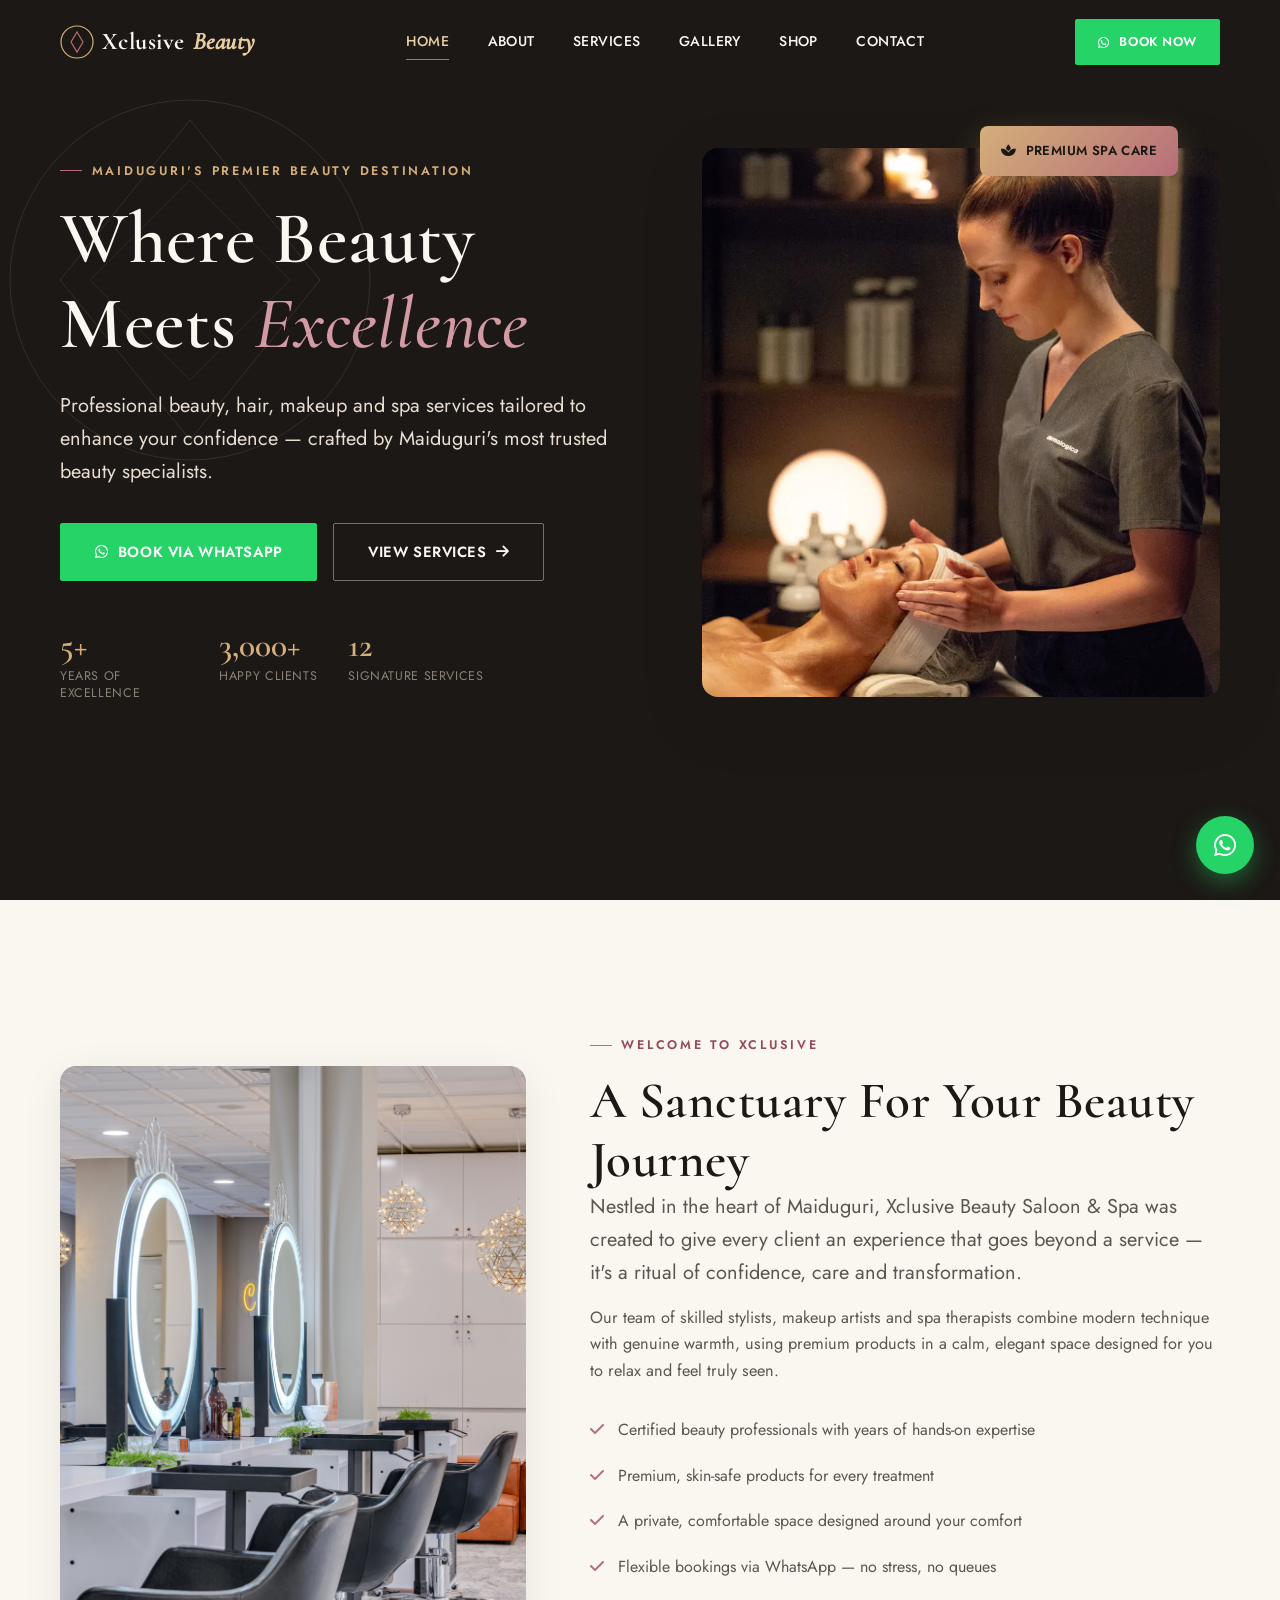
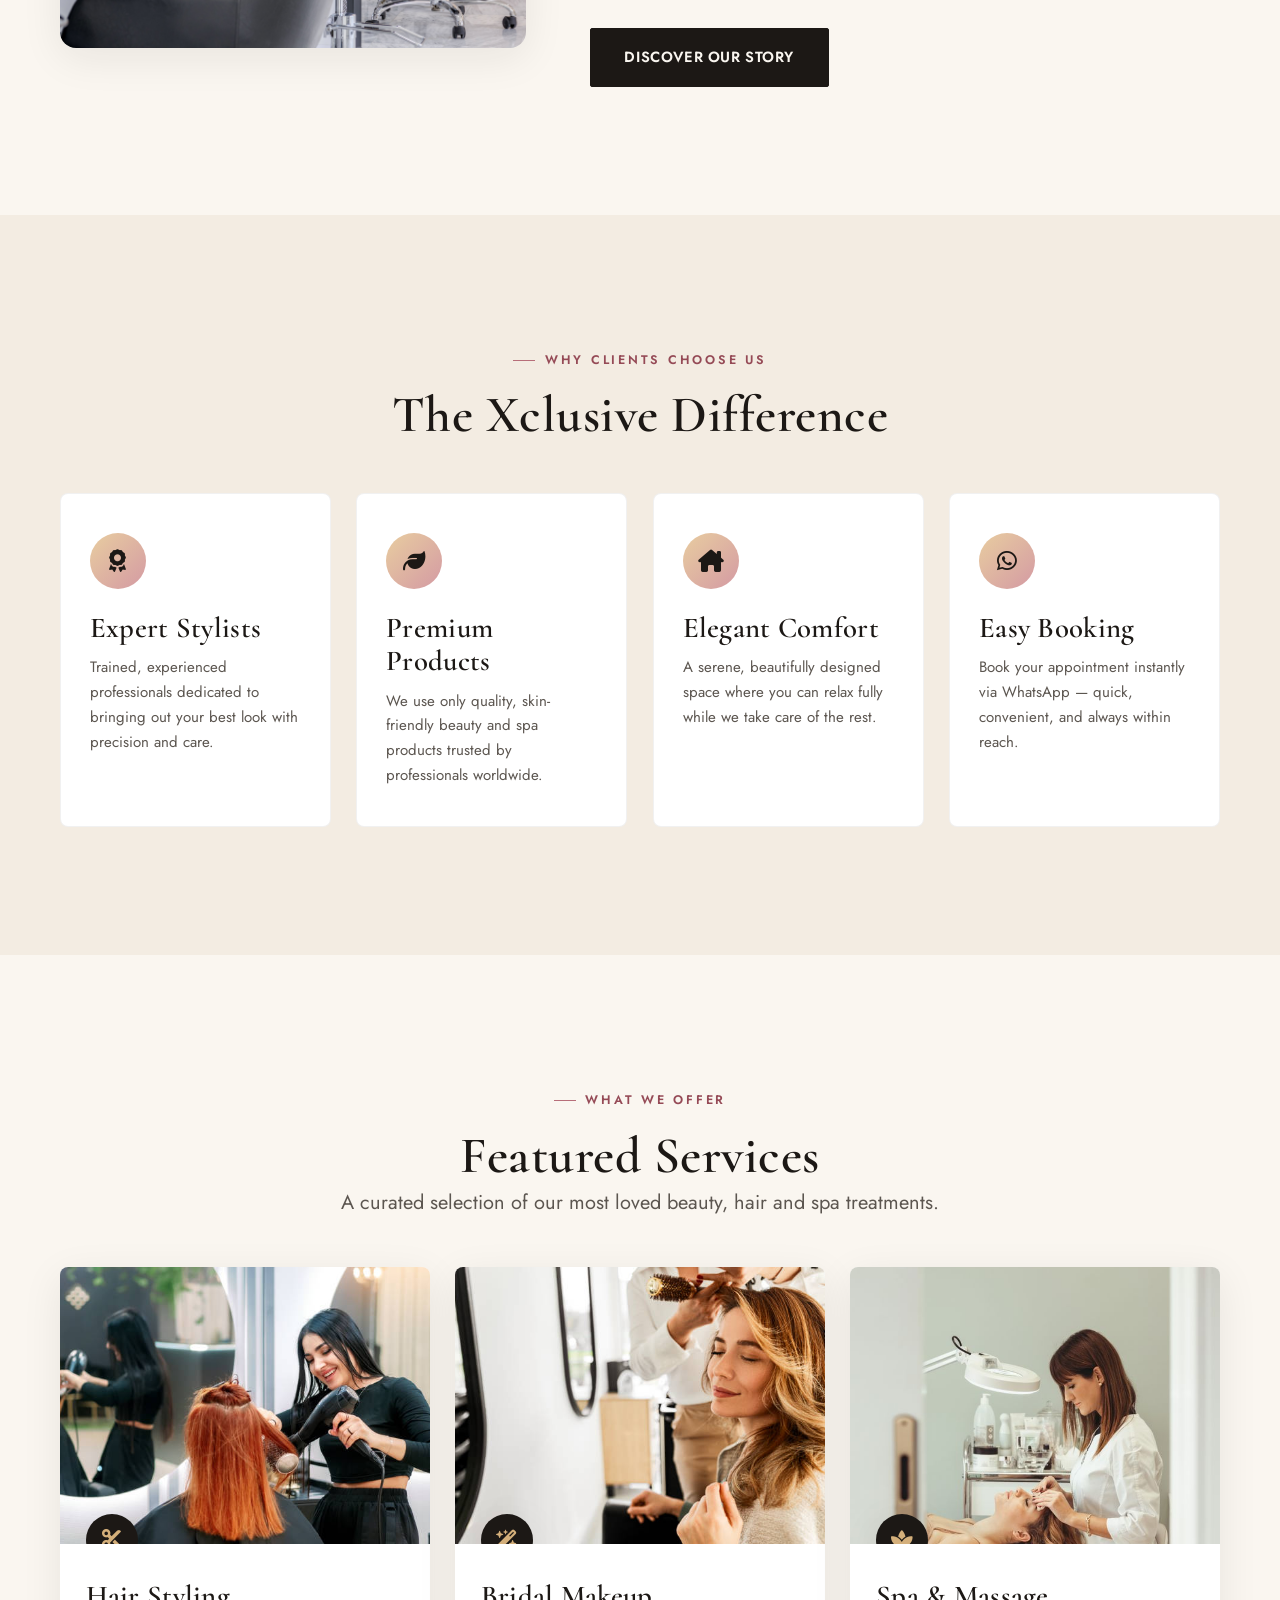
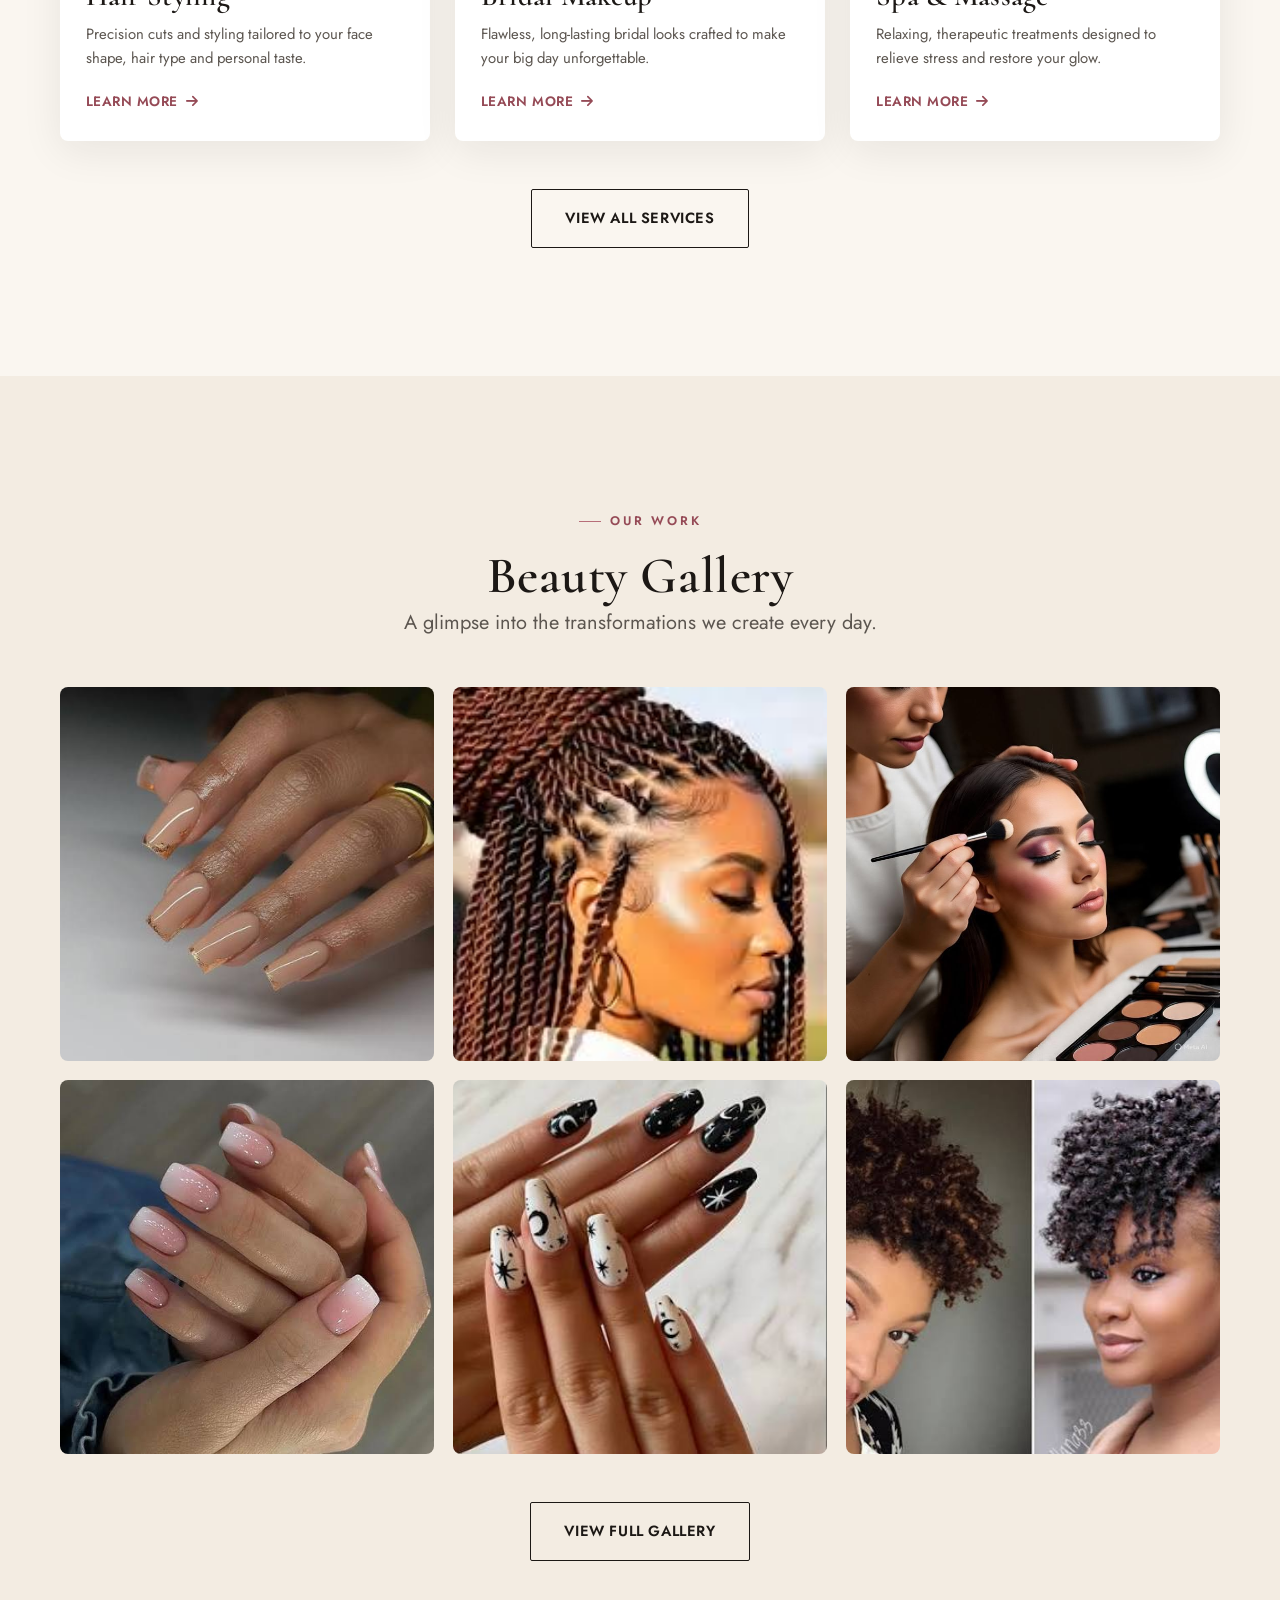
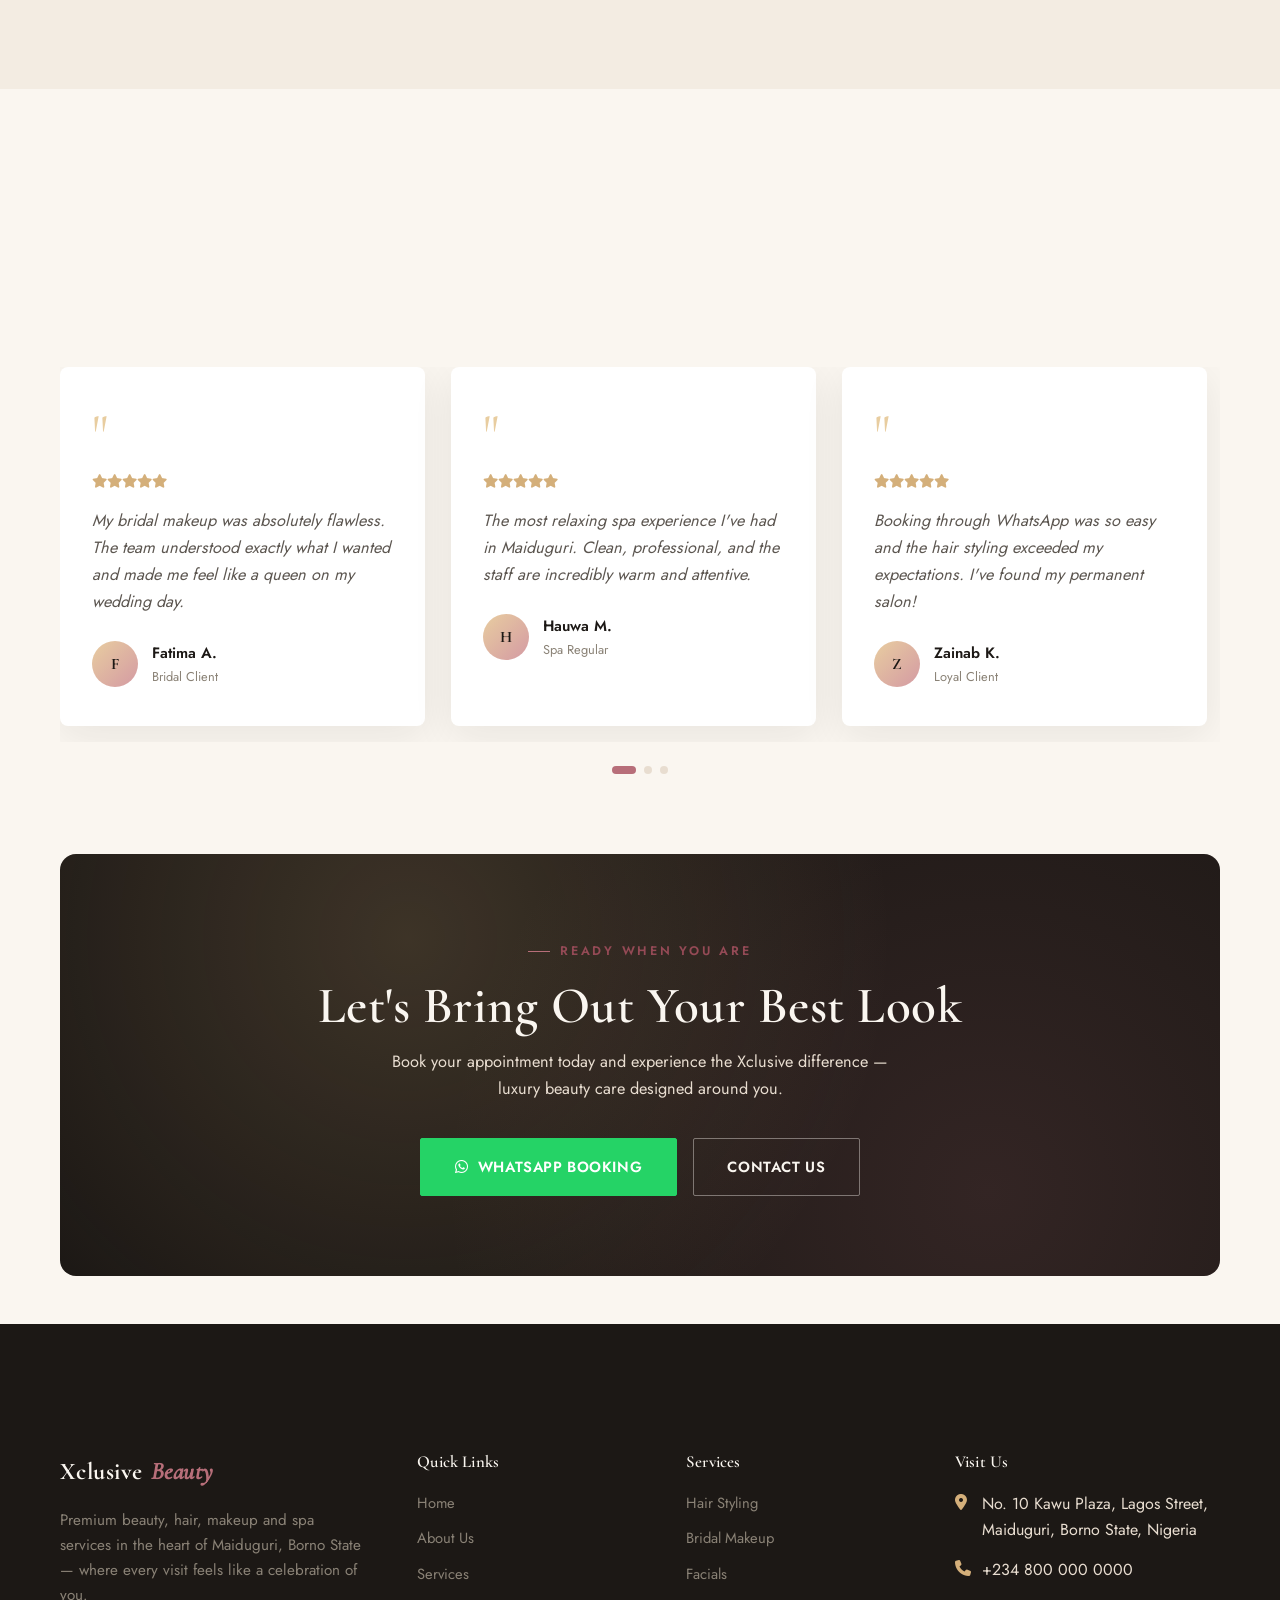
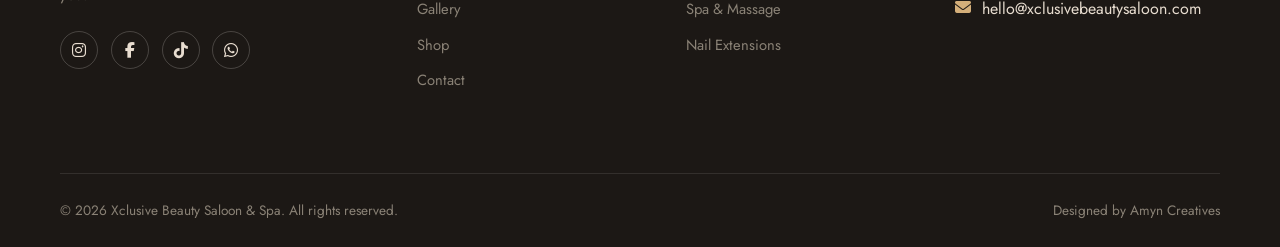
<file: index.html>
<!DOCTYPE html>
<html lang="en" class="no-js">
<head>
  <meta charset="UTF-8">
  <meta name="viewport" content="width=device-width, initial-scale=1.0">
  <title>Xclusive Beauty Saloon & Spa | Best Beauty Salon in Maiduguri</title>
  <meta name="description" content="Xclusive Beauty Saloon & Spa in Maiduguri, Borno State offers premium hair styling, makeup, bridal beauty, facials, massage, nails and spa treatments. Book your appointment via WhatsApp today.">
  <meta name="keywords" content="Beauty Salon Maiduguri, Spa Maiduguri, Hair Salon Maiduguri, Makeup Artist Maiduguri, Best Salon in Maiduguri">
  <link rel="canonical" href="https://xclusivebeautysaloon.com/">

  <!-- Open Graph -->
  <meta property="og:type" content="website">
  <meta property="og:title" content="Xclusive Beauty Saloon & Spa | Where Beauty Meets Excellence">
  <meta property="og:description" content="Premium beauty, hair, makeup and spa services in Maiduguri, Borno State. Book via WhatsApp.">
  <meta property="og:url" content="https://xclusivebeautysaloon.com/">
  <meta property="og:image" content="https://xclusivebeautysaloon.com/assets/images/og-cover.jpg">
  <meta name="twitter:card" content="summary_large_image">

  <link rel="icon" type="image/png" href="assets/images/favicon.png">
  <link rel="stylesheet" href="assets/css/style.css">
  <link rel="stylesheet" href="assets/fontawesome/css/all.min.css">

  <script type="application/ld+json">
  {
    "@context": "https://schema.org",
    "@type": "BeautySalon",
    "name": "Xclusive Beauty Saloon & Spa",
    "image": "https://xclusivebeautysaloon.com/assets/images/og-cover.jpg",
    "address": {
      "@type": "PostalAddress",
      "streetAddress": "No. 10 Kawu Plaza, Lagos Street",
      "addressLocality": "Maiduguri",
      "addressRegion": "Borno State",
      "addressCountry": "NG"
    },
    "telephone": "+234-800-000-0000",
    "priceRange": "$$",
    "url": "https://xclusivebeautysaloon.com/"
  }
  </script>
<noscript><style>.reveal{opacity:1!important;transform:none!important;}.mobile-menu,.menu-backdrop,.nav-toggle{display:none!important;}.nav-menu{display:flex!important;}</style></noscript>
</head>
<body>
  <a href="#main" class="skip-link">Skip to main content</a>

  <!-- ===================== HEADER ===================== -->
  <header class="site-header" id="siteHeader">
    <div class="container nav-wrap">
      <a href="index.html" class="logo">
        <span class="logo-mark">
          <svg width="34" height="34" viewBox="0 0 34 34" fill="none">
            <circle cx="17" cy="17" r="16" stroke="#D4AF7A" stroke-width="1.2"/>
            <path d="M17 7 L23 17 L17 27 L11 17 Z" stroke="#B76E79" stroke-width="1.2" fill="none"/>
          </svg>
        </span>
        <span>Xclusive</span> <span class="accent">Beauty</span>
      </a>

      <nav class="nav-menu" aria-label="Primary">
        <a href="index.html">Home</a>
        <a href="about.html">About</a>
        <a href="services.html">Services</a>
        <a href="gallery.html">Gallery</a>
        <a href="shop.html">Shop</a>
        <a href="contact.html">Contact</a>
      </nav>

      <div class="nav-actions">
        <a href="#" class="btn btn-whatsapp btn-sm" data-wa-book="">
          <i class="fa-brands fa-whatsapp"></i> Book Now
        </a>
        <button class="nav-toggle" aria-label="Open menu" aria-expanded="false">
          <span></span><span></span><span></span>
        </button>
      </div>
    </div>
  </header>

  <div class="menu-backdrop"></div>
  <nav class="mobile-menu" aria-label="Mobile">
    <a href="index.html">Home</a>
    <a href="about.html">About</a>
    <a href="services.html">Services</a>
    <a href="gallery.html">Gallery</a>
    <a href="shop.html">Shop</a>
    <a href="contact.html">Contact</a>
    <div class="mobile-cta">
      <a href="#" class="btn btn-whatsapp btn-block" data-wa-book="">
        <i class="fa-brands fa-whatsapp"></i> WhatsApp
      </a>
    </div>
  </nav>

  <main id="main">
    <!-- ===================== HERO ===================== -->
    <section class="hero">
      <svg class="hero-deco" viewBox="0 0 380 380" fill="none">
        <circle cx="190" cy="190" r="180" stroke="#D4AF7A" stroke-width="0.6"/>
        <path d="M190 30 L320 190 L190 350 L60 190 Z" stroke="#D4AF7A" stroke-width="0.6"/>
        <path d="M190 90 L290 190 L190 290 L90 190 Z" stroke="#B76E79" stroke-width="0.6"/>
      </svg>

      <div class="container">
        <div class="hero-grid">
          <div class="hero-content">
            <span class="eyebrow">Maiduguri's Premier Beauty Destination</span>
            <h1>Where Beauty<br>Meets <em>Excellence</em></h1>
            <p class="lede">Professional beauty, hair, makeup and spa services tailored to enhance your confidence — crafted by Maiduguri's most trusted beauty specialists.</p>

            <div class="hero-actions">
              <a href="#" class="btn btn-whatsapp" data-wa-book="">
                <i class="fa-brands fa-whatsapp"></i> Book Via WhatsApp
              </a>
              <a href="services.html" class="btn btn-outline on-dark">
                View Services <i class="fa-solid fa-arrow-right"></i>
              </a>
            </div>

            <div class="hero-stats">
              <div class="hero-stat">
                <div class="num">5+</div>
                <div class="label">Years of Excellence</div>
              </div>
              <div class="hero-stat">
                <div class="num">3,000+</div>
                <div class="label">Happy Clients</div>
              </div>
              <div class="hero-stat">
                <div class="num">12</div>
                <div class="label">Signature Services</div>
              </div>
            </div>
          </div>

          <div class="hero-visual">
            <div class="hero-badge">
              <i class="fa-solid fa-spa"></i> Premium Spa Care
            </div>
            <div class="hero-frame main">
              <div style="width:100%;height:100%;background:linear-gradient(150deg,#2A241F,#1C1815);display:flex;align-items:center;justify-content:center;">
                <img src="./assets/images/spa care.webp">
              </div>
            </div>
            <!-- <div class="hero-frame float">
              <div style="width:100%;height:100%;background:linear-gradient(150deg,#B76E79,#6B2737);display:flex;align-items:center;justify-content:center;">
                <i class="fa-solid fa-spa" style="font-size:2rem;color:#FAF6F0;opacity:0.7;"></i>
              </div>
            </div> -->
          </div>
        </div>
      </div>

      <!-- <div class="scroll-cue"><span>Scroll</span><div class="line"></div></div> -->
    </section>

    <!-- ===================== WELCOME ===================== -->
    <section>
      <div class="container welcome-section">
        <div class="welcome-visual reveal">
          <div style="width:100%;height:100%;background:linear-gradient(160deg,#E8CDA0,#D49AA3);display:flex;align-items:center;justify-content:center;">
            <img src="./assets/images/welcome.jpg">
          </div>
          <!-- <svg class="ornament-corner" viewBox="0 0 90 90" fill="none">
            <rect x="5" y="5" width="80" height="80" stroke="#D4AF7A" stroke-width="1.4" fill="#FAF6F0"/>
            <path d="M45 20 L70 45 L45 70 L20 45 Z" stroke="#B76E79" stroke-width="1.2"/>
          </svg> -->
        </div>

        <div class="welcome-content reveal reveal-delay-1">
          <span class="eyebrow">Welcome To Xclusive</span>
          <h2>A Sanctuary For Your Beauty Journey</h2>
          <p class="lede">Nestled in the heart of Maiduguri, Xclusive Beauty Saloon & Spa was created to give every client an experience that goes beyond a service — it's a ritual of confidence, care and transformation.</p>
          <p style="margin-top:1rem;">Our team of skilled stylists, makeup artists and spa therapists combine modern technique with genuine warmth, using premium products in a calm, elegant space designed for you to relax and feel truly seen.</p>

          <ul class="welcome-list">
            <li><i class="fa-solid fa-check"></i> Certified beauty professionals with years of hands-on expertise</li>
            <li><i class="fa-solid fa-check"></i> Premium, skin-safe products for every treatment</li>
            <li><i class="fa-solid fa-check"></i> A private, comfortable space designed around your comfort</li>
            <li><i class="fa-solid fa-check"></i> Flexible bookings via WhatsApp — no stress, no queues</li>
          </ul>

          <a href="about.html" class="btn btn-primary mt-lg">Discover Our Story</a>
        </div>
      </div>
    </section>

    <!-- ===================== WHY CHOOSE US ===================== -->
    <section class="bg-cream-dim">
      <div class="container">
        <div class="section-head center reveal">
          <span class="eyebrow" style="justify-content:center;">Why Clients Choose Us</span>
          <h2>The Xclusive Difference</h2>
        </div>

        <div class="why-grid">
          <div class="why-card reveal">
            <div class="why-icon"><i class="fa-solid fa-award"></i></div>
            <h3>Expert Stylists</h3>
            <p>Trained, experienced professionals dedicated to bringing out your best look with precision and care.</p>
          </div>
          <div class="why-card reveal reveal-delay-1">
            <div class="why-icon"><i class="fa-solid fa-leaf"></i></div>
            <h3>Premium Products</h3>
            <p>We use only quality, skin-friendly beauty and spa products trusted by professionals worldwide.</p>
          </div>
          <div class="why-card reveal reveal-delay-2">
            <div class="why-icon"><i class="fa-solid fa-house-chimney"></i></div>
            <h3>Elegant Comfort</h3>
            <p>A serene, beautifully designed space where you can relax fully while we take care of the rest.</p>
          </div>
          <div class="why-card reveal reveal-delay-3">
            <div class="why-icon"><i class="fa-brands fa-whatsapp"></i></div>
            <h3>Easy Booking</h3>
            <p>Book your appointment instantly via WhatsApp — quick, convenient, and always within reach.</p>
          </div>
        </div>
      </div>
    </section>

    <!-- ===================== FEATURED SERVICES ===================== -->
    <section>
      <div class="container">
        <div class="section-head center reveal">
          <span class="eyebrow" style="justify-content:center;">What We Offer</span>
          <h2>Featured Services</h2>
          <p class="lede" style="margin:0 auto;">A curated selection of our most loved beauty, hair and spa treatments.</p>
        </div>

        <div class="service-grid">
          <article class="service-card reveal">
            <div class="service-media">
              <img src="./assets/images/hair style.jpg">
              <div class="service-icon-badge"><i class="fa-solid fa-scissors"></i></div>
            </div>
            <div class="service-body">
              <h3>Hair Styling</h3>
              <p>Precision cuts and styling tailored to your face shape, hair type and personal taste.</p>
              <a href="services.html#hair-styling" class="service-link">Learn More <i class="fa-solid fa-arrow-right"></i></a>
            </div>
          </article>

          <article class="service-card reveal reveal-delay-1">
            <div class="service-media">
              <img src="./assets/images/bridal makeup.jpg">
              <div class="service-icon-badge"><i class="fa-solid fa-wand-magic-sparkles"></i></div>
            </div>
            <div class="service-body">
              <h3>Bridal Makeup</h3>
              <p>Flawless, long-lasting bridal looks crafted to make your big day unforgettable.</p>
              <a href="services.html#bridal-makeup" class="service-link">Learn More <i class="fa-solid fa-arrow-right"></i></a>
            </div>
          </article>

          <article class="service-card reveal reveal-delay-2">
            <div class="service-media">
              <img src="./assets/images/spa and massage.jpg">
              <div class="service-icon-badge"><i class="fa-solid fa-spa"></i></div>
            </div>
            <div class="service-body">
              <h3>Spa & Massage</h3>
              <p>Relaxing, therapeutic treatments designed to relieve stress and restore your glow.</p>
              <a href="services.html#spa-massage" class="service-link">Learn More <i class="fa-solid fa-arrow-right"></i></a>
            </div>
          </article>
        </div>

        <div class="text-center mt-lg">
          <a href="services.html" class="btn btn-outline">View All Services</a>
        </div>
      </div>
    </section>

    <!-- ===================== GALLERY PREVIEW ===================== -->
    <section class="bg-cream-dim">
      <div class="container">
        <div class="section-head center reveal">
          <span class="eyebrow" style="justify-content:center;">Our Work</span>
          <h2>Beauty Gallery</h2>
          <p class="lede" style="margin:0 auto;">A glimpse into the transformations we create every day.</p>
        </div>

        <div class="gallery-grid reveal">
          <div class="gallery-item">
            <img src="./assets/images/nail2.jpg">
            <div class="gallery-overlay"><span class="cat">Hairstyles</span><span class="ttl">Soft Curls</span></div>
          </div>
          <div class="gallery-item">
            <img src="./assets/images/hair1.jpg">
            <div class="gallery-overlay"><span class="cat">Makeup</span><span class="ttl">Glam Glow</span></div>
          </div>
          <div class="gallery-item">
            <img src="./assets/images/make up.jpg">
            <div class="gallery-overlay"><span class="cat">Bridal</span><span class="ttl">Bridal Elegance</span></div>
          </div>
          <div class="gallery-item">
            <img src="./assets/images/fly.jpg">
            <div class="gallery-overlay"><span class="cat">Nails</span><span class="ttl">Rose Tips</span></div>
          </div>
          <div class="gallery-item">
            <img src="./assets/images/white nails.jpg">
            <div class="gallery-overlay"><span class="cat">Spa</span><span class="ttl">Calm Ritual</span></div>
          </div>
          <div class="gallery-item">
            <img src="./assets/images/hair work.jpg">
            <div class="gallery-overlay"><span class="cat">Hairstyles</span><span class="ttl">Sleek Waves</span></div>
          </div>
        </div>

        <div class="text-center mt-lg">
          <a href="gallery.html" class="btn btn-outline">View Full Gallery</a>
        </div>
      </div>
    </section>

    <!-- ===================== TESTIMONIALS ===================== -->
    <section style="padding-bottom: 2rem;">
      <div class="container">
        <div class="section-head center reveal">
          <span class="eyebrow" style="justify-content:center;">Client Love</span>
          <h2>What Our Clients Say</h2>
        </div>

        <div class="testimonial-track reveal">
          <div class="testimonial-card">
            <div class="quote-mark">"</div>
            <div class="stars"><i class="fa-solid fa-star"></i><i class="fa-solid fa-star"></i><i class="fa-solid fa-star"></i><i class="fa-solid fa-star"></i><i class="fa-solid fa-star"></i></div>
            <p class="quote-text">My bridal makeup was absolutely flawless. The team understood exactly what I wanted and made me feel like a queen on my wedding day.</p>
            <div class="testimonial-author">
              <div class="avatar">F</div>
              <div>
                <div class="name">Fatima A.</div>
                <div class="role">Bridal Client</div>
              </div>
            </div>
          </div>

          <div class="testimonial-card">
            <div class="quote-mark">"</div>
            <div class="stars"><i class="fa-solid fa-star"></i><i class="fa-solid fa-star"></i><i class="fa-solid fa-star"></i><i class="fa-solid fa-star"></i><i class="fa-solid fa-star"></i></div>
            <p class="quote-text">The most relaxing spa experience I've had in Maiduguri. Clean, professional, and the staff are incredibly warm and attentive.</p>
            <div class="testimonial-author">
              <div class="avatar">H</div>
              <div>
                <div class="name">Hauwa M.</div>
                <div class="role">Spa Regular</div>
              </div>
            </div>
          </div>

          <div class="testimonial-card">
            <div class="quote-mark">"</div>
            <div class="stars"><i class="fa-solid fa-star"></i><i class="fa-solid fa-star"></i><i class="fa-solid fa-star"></i><i class="fa-solid fa-star"></i><i class="fa-solid fa-star"></i></div>
            <p class="quote-text">Booking through WhatsApp was so easy and the hair styling exceeded my expectations. I've found my permanent salon!</p>
            <div class="testimonial-author">
              <div class="avatar">Z</div>
              <div>
                <div class="name">Zainab K.</div>
                <div class="role">Loyal Client</div>
              </div>
            </div>
          </div>
        </div>

        <div class="track-dots"></div>
      </div>
    </section>

    <!-- ===================== CTA ===================== -->
    <section class="section-cta">
      <div class="container">
        <div class="cta-band reveal">
          <span class="eyebrow" style="justify-content:center;">Ready When You Are</span>
          <h2>Let's Bring Out Your Best Look</h2>
          <p>Book your appointment today and experience the Xclusive difference — luxury beauty care designed around you.</p>
          <div class="cta-actions">
            <a href="#" class="btn btn-whatsapp" data-wa-book="">
              <i class="fa-brands fa-whatsapp"></i>WhatsApp Booking 
            </a>
            <a href="contact.html" class="btn btn-outline on-dark">Contact Us</a>
          </div>
        </div>
      </div>
    </section>
  </main>

  <!-- ===================== FOOTER ===================== -->
  <footer class="site-footer">
    <div class="container">
      <div class="footer-grid">
        <div class="footer-brand">
          <a href="index.html" class="logo"><span>Xclusive</span> <span class="accent">Beauty</span></a>
          <p>Premium beauty, hair, makeup and spa services in the heart of Maiduguri, Borno State — where every visit feels like a celebration of you.</p>
          <div class="social-row">
            <a href="#" aria-label="Instagram"><i class="fa-brands fa-instagram"></i></a>
            <a href="#" aria-label="Facebook"><i class="fa-brands fa-facebook-f"></i></a>
            <a href="#" aria-label="TikTok"><i class="fa-brands fa-tiktok"></i></a>
            <a href="#" data-wa-general aria-label="WhatsApp"><i class="fa-brands fa-whatsapp"></i></a>
          </div>
        </div>

        <div class="footer-col">
          <h4>Quick Links</h4>
          <ul>
            <li><a href="index.html">Home</a></li>
            <li><a href="about.html">About Us</a></li>
            <li><a href="services.html">Services</a></li>
            <li><a href="gallery.html">Gallery</a></li>
            <li><a href="shop.html">Shop</a></li>
            <li><a href="contact.html">Contact</a></li>
          </ul>
        </div>

        <div class="footer-col">
          <h4>Services</h4>
          <ul>
            <li><a href="services.html#hair-styling">Hair Styling</a></li>
            <li><a href="services.html#bridal-makeup">Bridal Makeup</a></li>
            <li><a href="services.html#facials">Facials</a></li>
            <li><a href="services.html#spa-massage">Spa & Massage</a></li>
            <li><a href="services.html#nail-extensions">Nail Extensions</a></li>
          </ul>
        </div>

        <div class="footer-col">
          <h4>Visit Us</h4>
          <div class="contact-item">
            <i class="fa-solid fa-location-dot"></i>
            <span>No. 10 Kawu Plaza, Lagos Street, Maiduguri, Borno State, Nigeria</span>
          </div>
          <div class="contact-item" style="margin-top:0.8rem;">
            <i class="fa-solid fa-phone"></i>
            <span>+234 800 000 0000</span>
          </div>
          <div class="contact-item" style="margin-top:0.8rem;">
            <i class="fa-solid fa-envelope"></i>
            <span>hello@xclusivebeautysaloon.com</span>
          </div>
        </div>
      </div>

      <div class="footer-bottom">
        <span>&copy; <span data-year></span> Xclusive Beauty Saloon & Spa. All rights reserved.</span>
        <span>Designed by Amyn Creatives</span>
      </div>
    </div>
  </footer>

  <a href="#" class="wa-float" data-wa-general aria-label="Chat with us on WhatsApp">
    <i class="fa-brands fa-whatsapp"></i>
  </a>

  <script src="assets/js/script.js"></script>
</body>
</html>
</file>
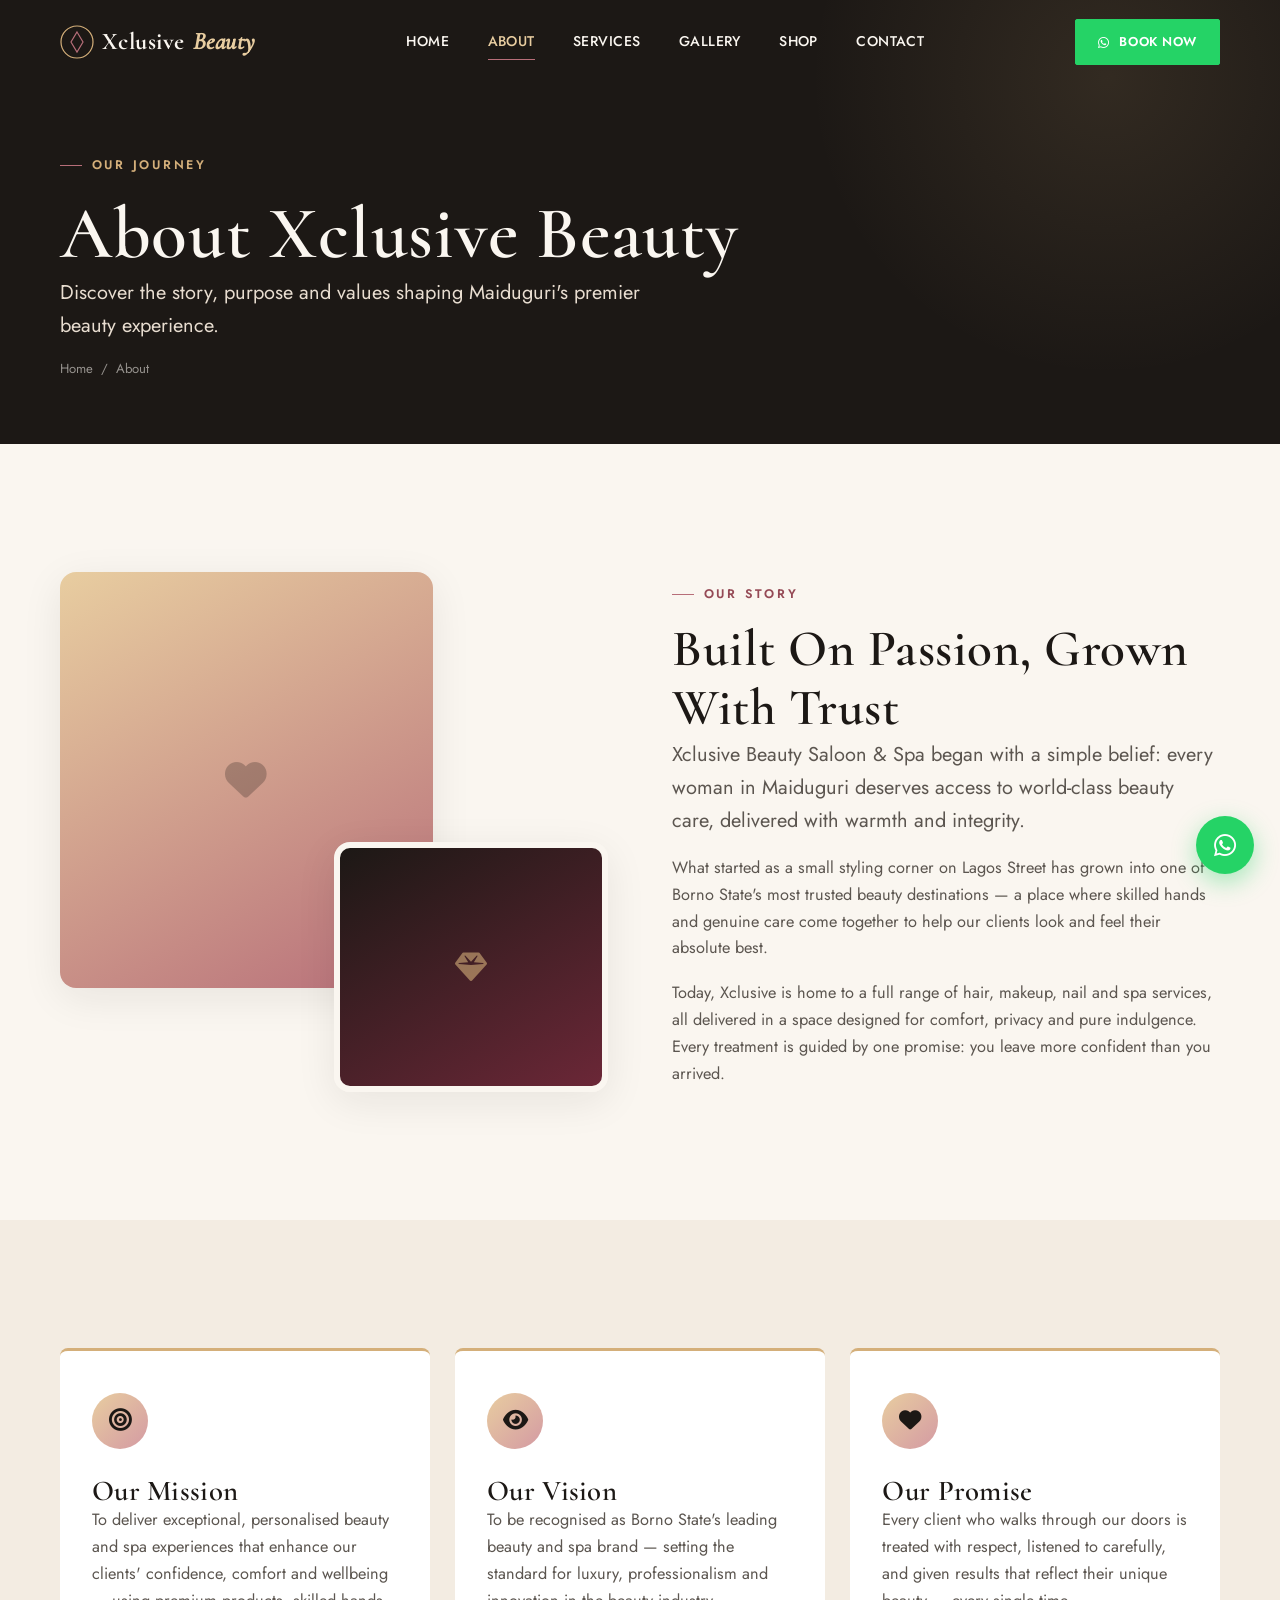
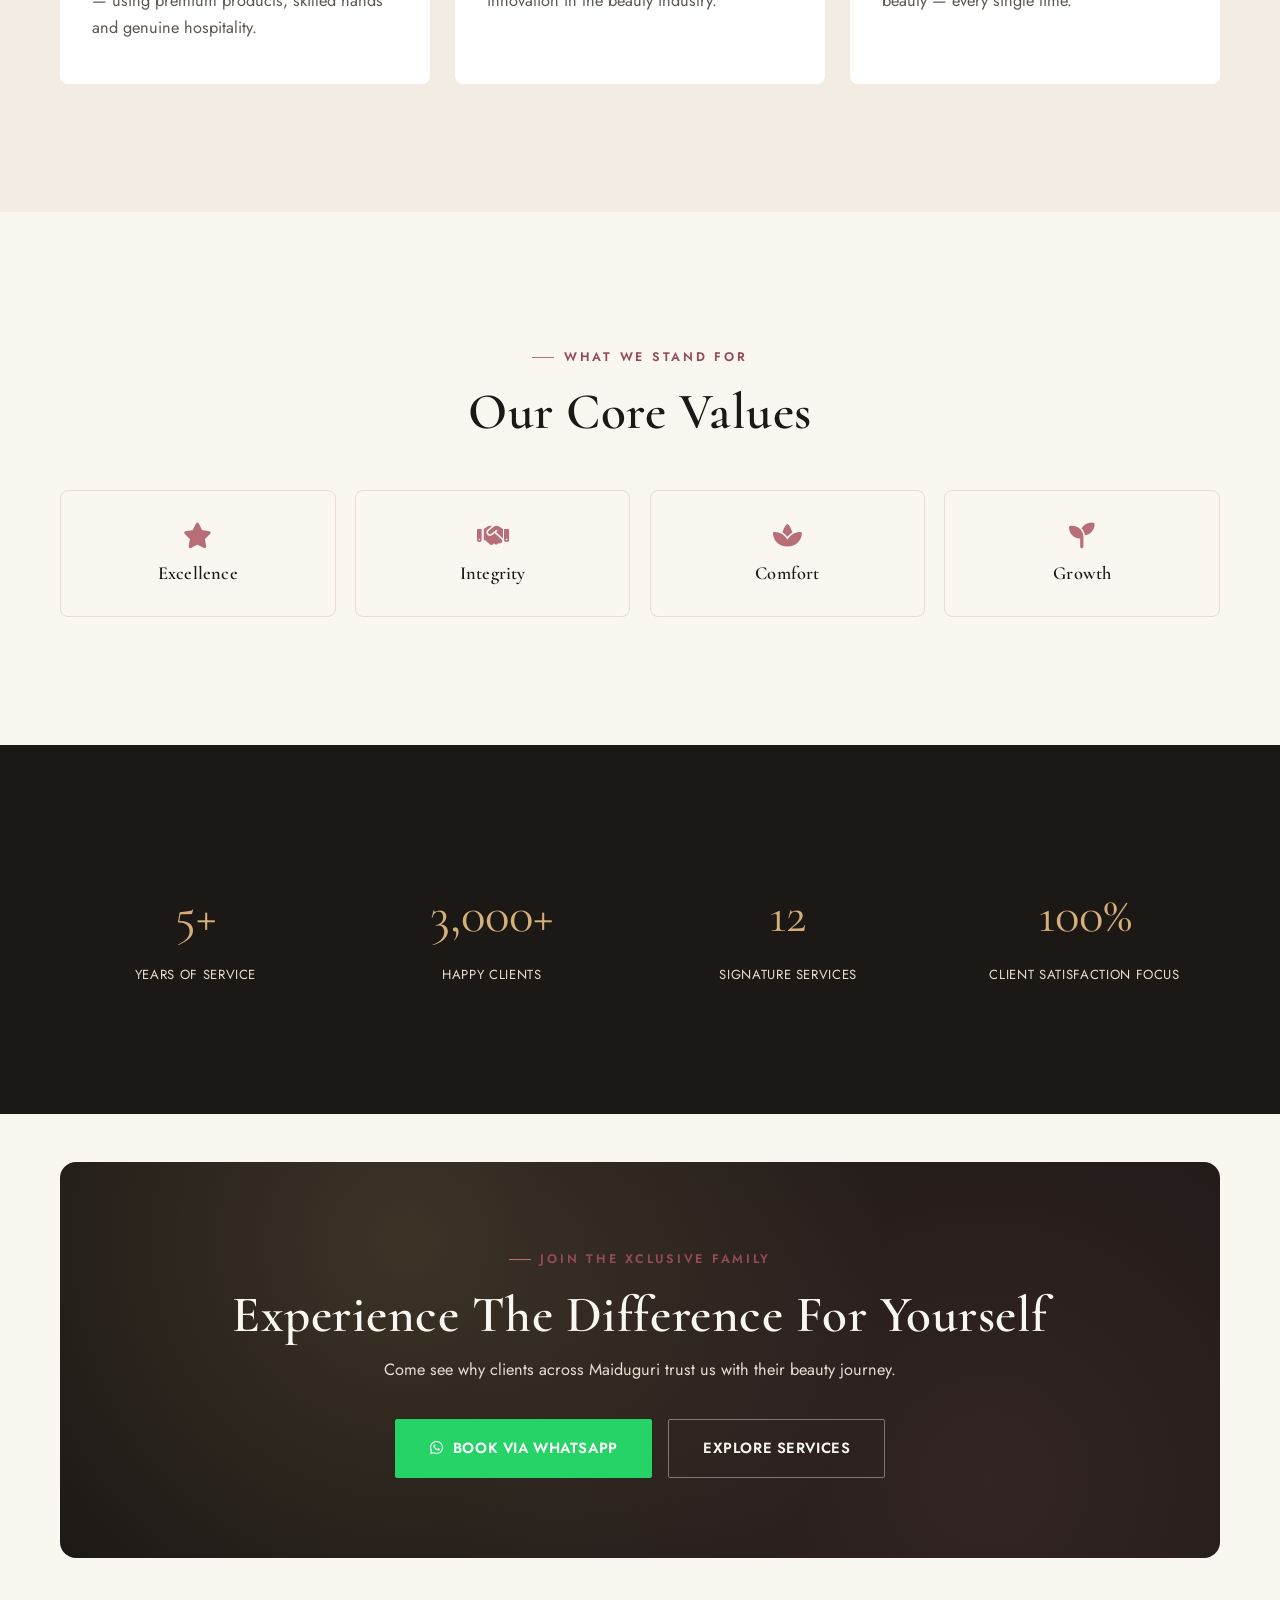
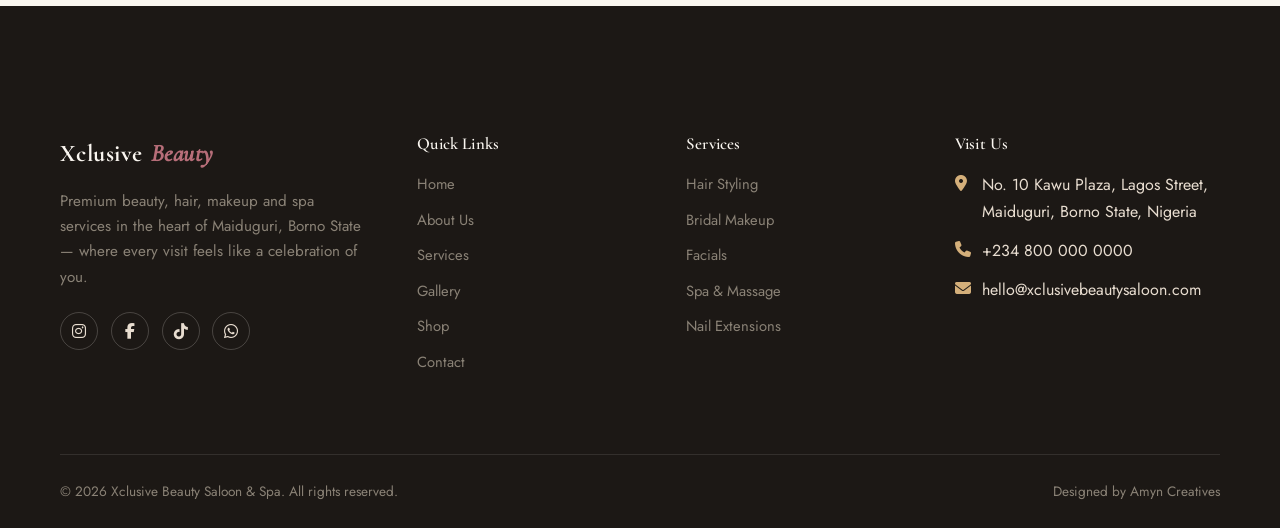
<file: about.html>
<!DOCTYPE html>
<html lang="en" class="no-js">
<head>
  <meta charset="UTF-8">
  <meta name="viewport" content="width=device-width, initial-scale=1.0">
  <title>About Us | Xclusive Beauty Saloon & Spa Maiduguri</title>
  <meta name="description" content="Learn the story behind Xclusive Beauty Saloon & Spa in Maiduguri — our mission, vision and core values driving Borno State's premier beauty experience.">
  <meta name="keywords" content="Beauty Salon Maiduguri, About Xclusive Beauty, Hair Salon Maiduguri, Best Salon in Maiduguri">
  <link rel="canonical" href="https://xclusivebeautysaloon.com/about.html">

  <meta property="og:type" content="website">
  <meta property="og:title" content="About Xclusive Beauty Saloon & Spa">
  <meta property="og:description" content="The story, mission, vision and values behind Maiduguri's premier beauty and spa destination.">
  <meta property="og:url" content="https://xclusivebeautysaloon.com/about.html">
  <meta property="og:image" content="https://xclusivebeautysaloon.com/assets/images/og-cover.jpg">
  <meta name="twitter:card" content="summary_large_image">

  <link rel="icon" type="image/png" href="assets/images/favicon.png">
  <link rel="stylesheet" href="assets/css/style.css">
  <link rel="stylesheet" href="assets/fontawesome/css/all.min.css">
<noscript><style>.reveal{opacity:1!important;transform:none!important;}.mobile-menu,.menu-backdrop,.nav-toggle{display:none!important;}.nav-menu{display:flex!important;}</style></noscript>
</head>
<body>
  <a href="#main" class="skip-link">Skip to main content</a>

  <header class="site-header" id="siteHeader">
    <div class="container nav-wrap">
      <a href="index.html" class="logo">
        <span class="logo-mark">
          <svg width="34" height="34" viewBox="0 0 34 34" fill="none">
            <circle cx="17" cy="17" r="16" stroke="#D4AF7A" stroke-width="1.2"/>
            <path d="M17 7 L23 17 L17 27 L11 17 Z" stroke="#B76E79" stroke-width="1.2" fill="none"/>
          </svg>
        </span>
        <span>Xclusive</span> <span class="accent">Beauty</span>
      </a>

      <nav class="nav-menu" aria-label="Primary">
        <a href="index.html">Home</a>
        <a href="about.html" class="active">About</a>
        <a href="services.html">Services</a>
        <a href="gallery.html">Gallery</a>
        <a href="shop.html">Shop</a>
        <a href="contact.html">Contact</a>
      </nav>

      <div class="nav-actions">
        <a href="#" class="btn btn-whatsapp btn-sm" data-wa-book="">
          <i class="fa-brands fa-whatsapp"></i> Book Now
        </a>
        <button class="nav-toggle" aria-label="Open menu" aria-expanded="false">
          <span></span><span></span><span></span>
        </button>
      </div>
    </div>
  </header>

  <div class="menu-backdrop"></div>
  <nav class="mobile-menu" aria-label="Mobile">
    <a href="index.html">Home</a>
    <a href="about.html">About</a>
    <a href="services.html">Services</a>
    <a href="gallery.html">Gallery</a>
    <a href="shop.html">Shop</a>
    <a href="contact.html">Contact</a>
    <div class="mobile-cta">
      <a href="#" class="btn btn-whatsapp btn-block" data-wa-book="">
        <i class="fa-brands fa-whatsapp"></i> WhatsApp
      </a>
    </div>
  </nav>

  <main id="main">
    <section class="page-hero">
      <div class="container">
        <span class="eyebrow">Our Journey</span>
        <h1>About Xclusive Beauty</h1>
        <p class="lede">Discover the story, purpose and values shaping Maiduguri's premier beauty experience.</p>
        <div class="breadcrumb"><a href="index.html">Home</a><span>/</span><span>About</span></div>
      </div>
    </section>

    <!-- ===================== OUR STORY ===================== -->
    <section>
      <div class="container story-grid">
        <div class="story-collage reveal">
          <div class="img-1" style="background:linear-gradient(150deg,#E8CDA0,#B76E79);display:flex;align-items:center;justify-content:center;">
            <i class="fa-solid fa-heart" style="font-size:2.6rem;color:#1C1815;opacity:0.25;"></i>
          </div>
          <div class="img-2" style="background:linear-gradient(150deg,#1C1815,#6B2737);display:flex;align-items:center;justify-content:center;">
            <i class="fa-solid fa-gem" style="font-size:2rem;color:#D4AF7A;opacity:0.6;"></i>
          </div>
        </div>

        <div class="reveal reveal-delay-1">
          <span class="eyebrow">Our Story</span>
          <h2>Built On Passion, Grown With Trust</h2>
          <p class="lede">Xclusive Beauty Saloon & Spa began with a simple belief: every woman in Maiduguri deserves access to world-class beauty care, delivered with warmth and integrity.</p>
          <p style="margin-top:1.1rem;">What started as a small styling corner on Lagos Street has grown into one of Borno State's most trusted beauty destinations — a place where skilled hands and genuine care come together to help our clients look and feel their absolute best.</p>
          <p style="margin-top:1.1rem;">Today, Xclusive is home to a full range of hair, makeup, nail and spa services, all delivered in a space designed for comfort, privacy and pure indulgence. Every treatment is guided by one promise: you leave more confident than you arrived.</p>
        </div>
      </div>
    </section>

    <!-- ===================== MISSION / VISION / VALUES INTRO ===================== -->
    <section class="bg-cream-dim">
      <div class="container">
        <div class="mvv-grid">
          <div class="mvv-card reveal">
            <div class="why-icon"><i class="fa-solid fa-bullseye"></i></div>
            <h3>Our Mission</h3>
            <p>To deliver exceptional, personalised beauty and spa experiences that enhance our clients' confidence, comfort and wellbeing — using premium products, skilled hands and genuine hospitality.</p>
          </div>

          <div class="mvv-card reveal reveal-delay-1">
            <div class="why-icon"><i class="fa-solid fa-eye"></i></div>
            <h3>Our Vision</h3>
            <p>To be recognised as Borno State's leading beauty and spa brand — setting the standard for luxury, professionalism and innovation in the beauty industry.</p>
          </div>

          <div class="mvv-card reveal reveal-delay-2">
            <div class="why-icon"><i class="fa-solid fa-heart"></i></div>
            <h3>Our Promise</h3>
            <p>Every client who walks through our doors is treated with respect, listened to carefully, and given results that reflect their unique beauty — every single time.</p>
          </div>
        </div>
      </div>
    </section>

    <!-- ===================== CORE VALUES ===================== -->
    <section>
      <div class="container">
        <div class="section-head center reveal">
          <span class="eyebrow" style="justify-content:center;">What We Stand For</span>
          <h2>Our Core Values</h2>
        </div>

        <div class="values-grid">
          <div class="value-pill reveal">
            <i class="fa-solid fa-star"></i>
            <h4>Excellence</h4>
          </div>
          <div class="value-pill reveal reveal-delay-1">
            <i class="fa-solid fa-handshake"></i>
            <h4>Integrity</h4>
          </div>
          <div class="value-pill reveal reveal-delay-2">
            <i class="fa-solid fa-spa"></i>
            <h4>Comfort</h4>
          </div>
          <div class="value-pill reveal reveal-delay-3">
            <i class="fa-solid fa-seedling"></i>
            <h4>Growth</h4>
          </div>
        </div>
      </div>
    </section>

    <!-- ===================== STATS ===================== -->
    <section class="bg-dark">
      <div class="container">
        <div class="stat-strip reveal">
          <div>
            <div class="num">5+</div>
            <div class="label">Years of Service</div>
          </div>
          <div>
            <div class="num">3,000+</div>
            <div class="label">Happy Clients</div>
          </div>
          <div>
            <div class="num">12</div>
            <div class="label">Signature Services</div>
          </div>
          <div>
            <div class="num">100%</div>
            <div class="label">Client Satisfaction Focus</div>
          </div>
        </div>
      </div>
    </section>

    <!-- ===================== CTA ===================== -->
    <section class="section-cta">
      <div class="container">
        <div class="cta-band reveal">
          <span class="eyebrow" style="justify-content:center;">Join The Xclusive Family</span>
          <h2>Experience The Difference For Yourself</h2>
          <p>Come see why clients across Maiduguri trust us with their beauty journey.</p>
          <div class="cta-actions">
            <a href="#" class="btn btn-whatsapp" data-wa-book="">
              <i class="fa-brands fa-whatsapp"></i> Book Via WhatsApp
            </a>
            <a href="services.html" class="btn btn-outline on-dark">Explore Services</a>
          </div>
        </div>
      </div>
    </section>
  </main>

  <footer class="site-footer">
    <div class="container">
      <div class="footer-grid">
        <div class="footer-brand">
          <a href="index.html" class="logo"><span>Xclusive</span> <span class="accent">Beauty</span></a>
          <p>Premium beauty, hair, makeup and spa services in the heart of Maiduguri, Borno State — where every visit feels like a celebration of you.</p>
          <div class="social-row">
            <a href="#" aria-label="Instagram"><i class="fa-brands fa-instagram"></i></a>
            <a href="#" aria-label="Facebook"><i class="fa-brands fa-facebook-f"></i></a>
            <a href="#" aria-label="TikTok"><i class="fa-brands fa-tiktok"></i></a>
            <a href="#" data-wa-general aria-label="WhatsApp"><i class="fa-brands fa-whatsapp"></i></a>
          </div>
        </div>

        <div class="footer-col">
          <h4>Quick Links</h4>
          <ul>
            <li><a href="index.html">Home</a></li>
            <li><a href="about.html">About Us</a></li>
            <li><a href="services.html">Services</a></li>
            <li><a href="gallery.html">Gallery</a></li>
            <li><a href="shop.html">Shop</a></li>
            <li><a href="contact.html">Contact</a></li>
          </ul>
        </div>

        <div class="footer-col">
          <h4>Services</h4>
          <ul>
            <li><a href="services.html#hair-styling">Hair Styling</a></li>
            <li><a href="services.html#bridal-makeup">Bridal Makeup</a></li>
            <li><a href="services.html#facials">Facials</a></li>
            <li><a href="services.html#spa-massage">Spa & Massage</a></li>
            <li><a href="services.html#nail-extensions">Nail Extensions</a></li>
          </ul>
        </div>

        <div class="footer-col">
          <h4>Visit Us</h4>
          <div class="contact-item">
            <i class="fa-solid fa-location-dot"></i>
            <span>No. 10 Kawu Plaza, Lagos Street, Maiduguri, Borno State, Nigeria</span>
          </div>
          <div class="contact-item" style="margin-top:0.8rem;">
            <i class="fa-solid fa-phone"></i>
            <span>+234 800 000 0000</span>
          </div>
          <div class="contact-item" style="margin-top:0.8rem;">
            <i class="fa-solid fa-envelope"></i>
            <span>hello@xclusivebeautysaloon.com</span>
          </div>
        </div>
      </div>

      <div class="footer-bottom">
        <span>&copy; <span data-year></span> Xclusive Beauty Saloon & Spa. All rights reserved.</span>
        <span>Designed by Amyn Creatives</span>
      </div>
    </div>
  </footer>

  <a href="#" class="wa-float" data-wa-general aria-label="Chat with us on WhatsApp">
    <i class="fa-brands fa-whatsapp"></i>
  </a>

  <script src="assets/js/script.js"></script>
</body>
</html>
</file>
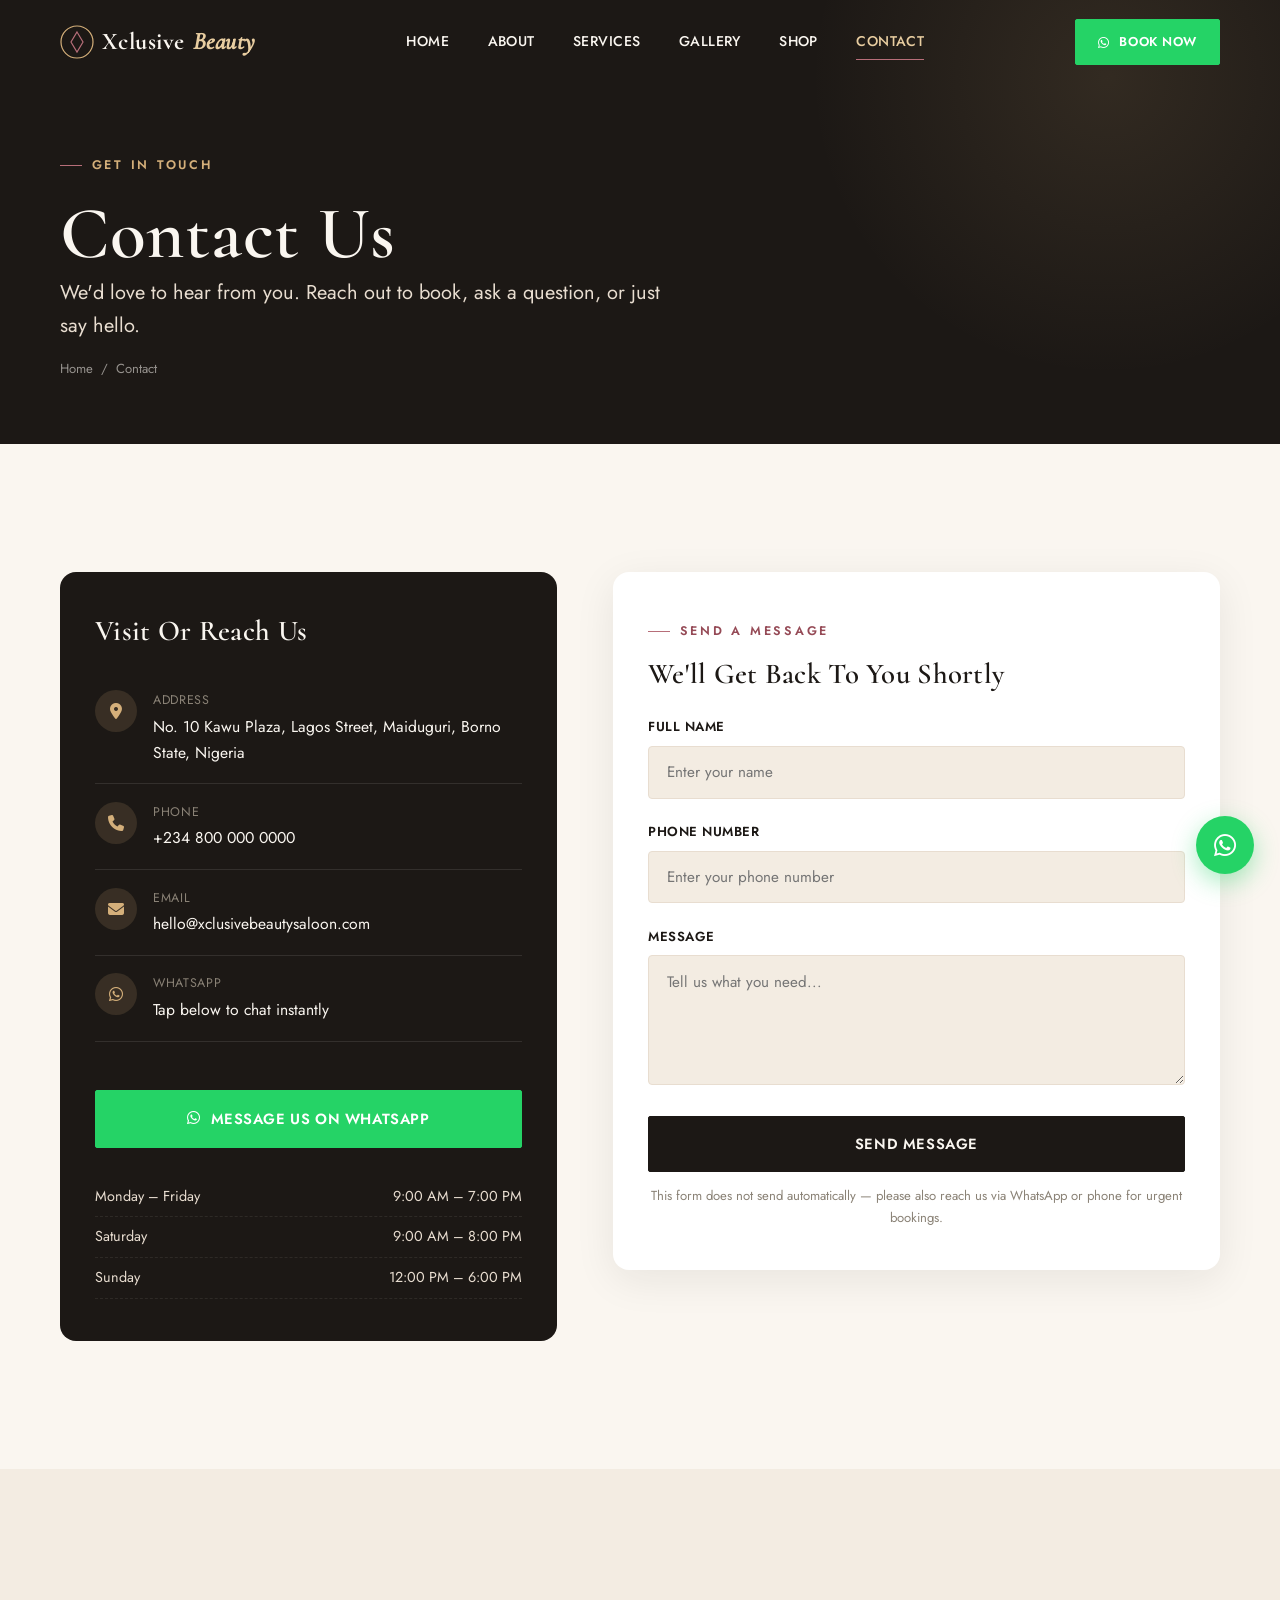
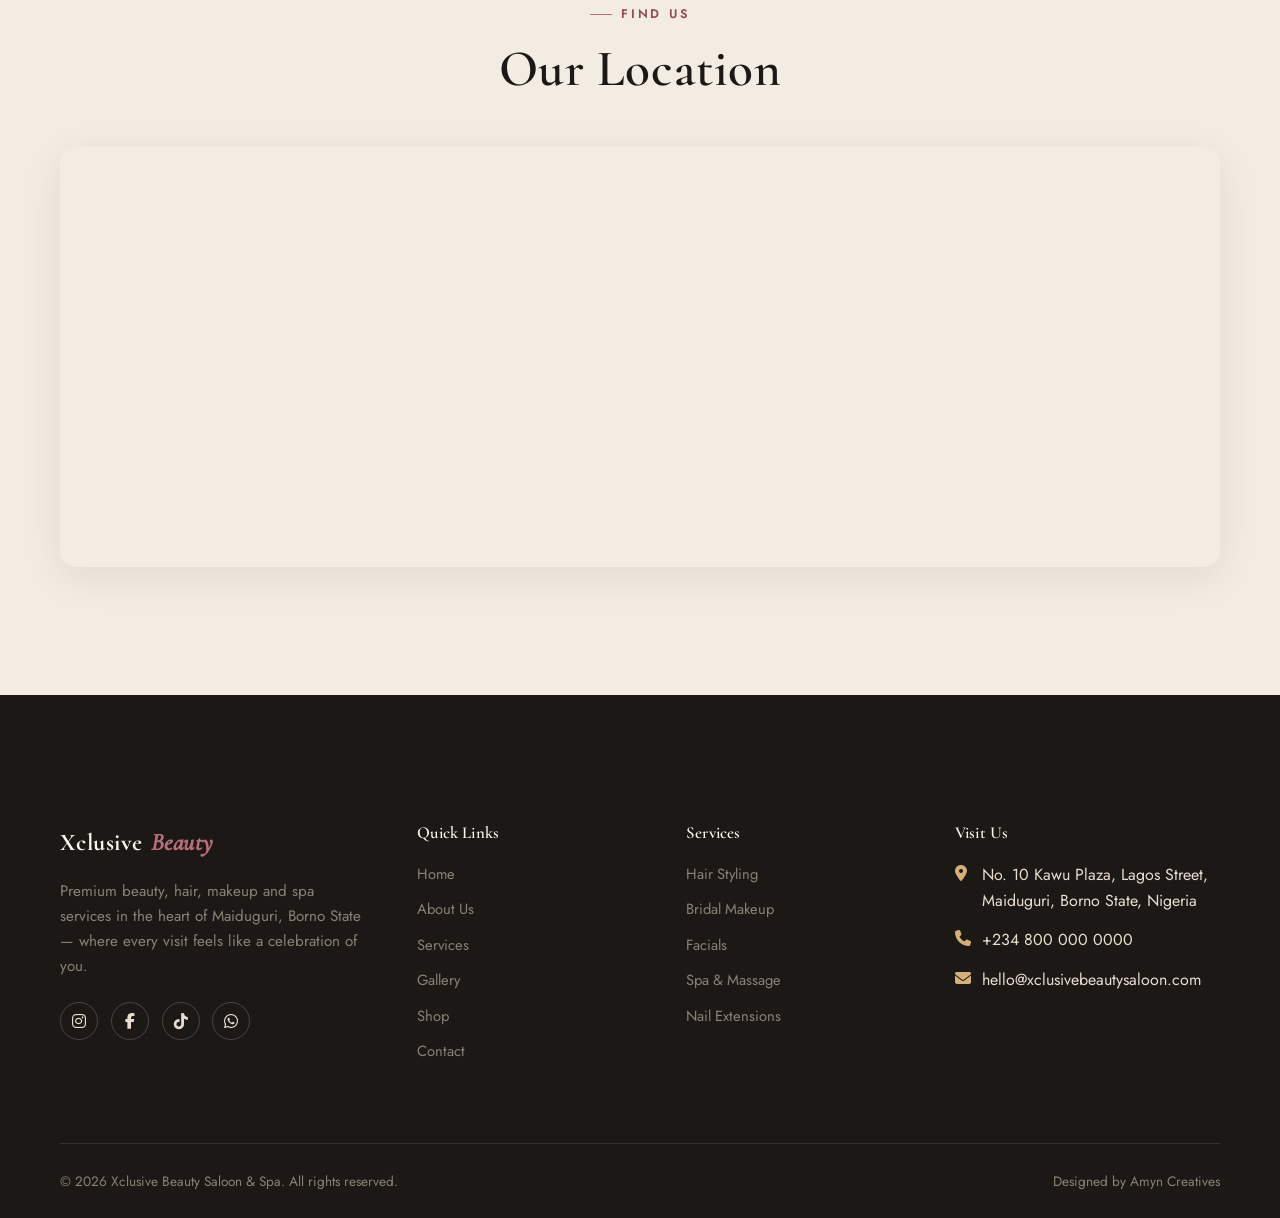
<file: contact.html>
<!DOCTYPE html>
<html lang="en" class="no-js">
<head>
  <meta charset="UTF-8">
  <meta name="viewport" content="width=device-width, initial-scale=1.0">
  <title>Contact Us | Xclusive Beauty Saloon & Spa Maiduguri</title>
  <meta name="description" content="Visit or contact Xclusive Beauty Saloon & Spa at No. 10 Kawu Plaza, Lagos Street, Maiduguri, Borno State. Book via WhatsApp, call, or send us a message.">
  <meta name="keywords" content="Contact Beauty Salon Maiduguri, Xclusive Beauty Saloon Address, Beauty Salon Lagos Street Maiduguri">
  <link rel="canonical" href="https://xclusivebeautysaloon.com/contact.html">

  <meta property="og:type" content="website">
  <meta property="og:title" content="Contact | Xclusive Beauty Saloon & Spa">
  <meta property="og:description" content="Find us at No. 10 Kawu Plaza, Lagos Street, Maiduguri. Book your appointment today.">
  <meta property="og:url" content="https://xclusivebeautysaloon.com/contact.html">
  <meta property="og:image" content="https://xclusivebeautysaloon.com/assets/images/og-cover.jpg">
  <meta name="twitter:card" content="summary_large_image">

  <link rel="icon" type="image/png" href="assets/images/favicon.png">
  <link rel="stylesheet" href="assets/css/style.css">
  <link rel="stylesheet" href="assets/fontawesome/css/all.min.css">
<noscript><style>.reveal{opacity:1!important;transform:none!important;}.mobile-menu,.menu-backdrop,.nav-toggle{display:none!important;}.nav-menu{display:flex!important;}</style></noscript>
</head>
<body>
  <a href="#main" class="skip-link">Skip to main content</a>

  <header class="site-header" id="siteHeader">
    <div class="container nav-wrap">
      <a href="index.html" class="logo">
        <span class="logo-mark">
          <svg width="34" height="34" viewBox="0 0 34 34" fill="none">
            <circle cx="17" cy="17" r="16" stroke="#D4AF7A" stroke-width="1.2"/>
            <path d="M17 7 L23 17 L17 27 L11 17 Z" stroke="#B76E79" stroke-width="1.2" fill="none"/>
          </svg>
        </span>
        <span>Xclusive</span> <span class="accent">Beauty</span>
      </a>

      <nav class="nav-menu" aria-label="Primary">
        <a href="index.html">Home</a>
        <a href="about.html">About</a>
        <a href="services.html">Services</a>
        <a href="gallery.html">Gallery</a>
        <a href="shop.html">Shop</a>
        <a href="contact.html" class="active">Contact</a>
      </nav>

      <div class="nav-actions">
        <a href="#" class="btn btn-whatsapp btn-sm" data-wa-book="">
          <i class="fa-brands fa-whatsapp"></i> Book Now
        </a>
        <button class="nav-toggle" aria-label="Open menu" aria-expanded="false">
          <span></span><span></span><span></span>
        </button>
      </div>
    </div>
  </header>

  <div class="menu-backdrop"></div>
  <nav class="mobile-menu" aria-label="Mobile">
    <a href="index.html">Home</a>
    <a href="about.html">About</a>
    <a href="services.html">Services</a>
    <a href="gallery.html">Gallery</a>
    <a href="shop.html">Shop</a>
    <a href="contact.html">Contact</a>
    <div class="mobile-cta">
      <a href="#" class="btn btn-whatsapp btn-block" data-wa-book="">
        <i class="fa-brands fa-whatsapp"></i> WhatsApp
      </a>
    </div>
  </nav>

  <main id="main">
    <section class="page-hero">
      <div class="container">
        <span class="eyebrow">Get In Touch</span>
        <h1>Contact Us</h1>
        <p class="lede">We'd love to hear from you. Reach out to book, ask a question, or just say hello.</p>
        <div class="breadcrumb"><a href="index.html">Home</a><span>/</span><span>Contact</span></div>
      </div>
    </section>

    <section>
      <div class="container contact-grid">

        <div class="reveal">
          <div class="contact-info-card">
            <h3>Visit Or Reach Us</h3>

            <div class="contact-info-row">
              <div class="icon-box"><i class="fa-solid fa-location-dot"></i></div>
              <div>
                <div class="label-sm">Address</div>
                <div class="value">No. 10 Kawu Plaza, Lagos Street, Maiduguri, Borno State, Nigeria</div>
              </div>
            </div>

            <div class="contact-info-row">
              <div class="icon-box"><i class="fa-solid fa-phone"></i></div>
              <div>
                <div class="label-sm">Phone</div>
                <div class="value">+234 800 000 0000</div>
              </div>
            </div>

            <div class="contact-info-row">
              <div class="icon-box"><i class="fa-solid fa-envelope"></i></div>
              <div>
                <div class="label-sm">Email</div>
                <div class="value">hello@xclusivebeautysaloon.com</div>
              </div>
            </div>

            <div class="contact-info-row">
              <div class="icon-box"><i class="fa-brands fa-whatsapp"></i></div>
              <div>
                <div class="label-sm">WhatsApp</div>
                <div class="value">Tap below to chat instantly</div>
              </div>
            </div>

            <a href="#" class="btn btn-whatsapp btn-block mt-lg" data-wa-general>
              <i class="fa-brands fa-whatsapp"></i> Message Us On WhatsApp
            </a>

            <div class="contact-hours">
              <div class="hours-row"><span>Monday – Friday</span><span>9:00 AM – 7:00 PM</span></div>
              <div class="hours-row"><span>Saturday</span><span>9:00 AM – 8:00 PM</span></div>
              <div class="hours-row"><span>Sunday</span><span>12:00 PM – 6:00 PM</span></div>
            </div>
          </div>
        </div>

        <div class="reveal reveal-delay-1">
          <div class="form-card">
            <span class="eyebrow">Send A Message</span>
            <h3 style="margin-bottom:1.6rem;">We'll Get Back To You Shortly</h3>

            <form class="contact-form" novalidate>
              <div class="form-group">
                <label for="name">Full Name</label>
                <input type="text" id="name" name="name" placeholder="Enter your name" required>
              </div>

              <div class="form-group">
                <label for="phone">Phone Number</label>
                <input type="tel" id="phone" name="phone" placeholder="Enter your phone number" required>
              </div>

              <div class="form-group">
                <label for="message">Message</label>
                <textarea id="message" name="message" placeholder="Tell us what you need..." required></textarea>
              </div>

              <button type="submit" class="btn btn-primary btn-block">Send Message</button>

              <div class="form-success" role="status">
                Thank you! Your message has been noted. For a faster response, continue on WhatsApp below.
              </div>

              <a href="#" class="btn btn-whatsapp btn-block mt-lg form-wa-continue" style="display:none;" data-wa-general>
                <i class="fa-brands fa-whatsapp"></i> Continue On WhatsApp
              </a>

              <p class="form-note">This form does not send automatically — please also reach us via WhatsApp or phone for urgent bookings.</p>
            </form>
          </div>
        </div>
      </div>
    </section>

    <section class="bg-cream-dim">
      <div class="container">
        <div class="section-head center reveal">
          <span class="eyebrow" style="justify-content:center;">Find Us</span>
          <h2>Our Location</h2>
        </div>

        <div class="map-wrap reveal">
          <iframe
            src="https://www.google.com/maps?q=No.+10+Kawu+Plaza,+Lagos+Street,+Maiduguri,+Borno+State,+Nigeria&output=embed"
            title="Xclusive Beauty Saloon & Spa Location Map"
            referrerpolicy="no-referrer-when-downgrade"
            loading="lazy">
          </iframe>
        </div>
      </div>
    </section>
  </main>

  <footer class="site-footer">
    <div class="container">
      <div class="footer-grid">
        <div class="footer-brand">
          <a href="index.html" class="logo"><span>Xclusive</span> <span class="accent">Beauty</span></a>
          <p>Premium beauty, hair, makeup and spa services in the heart of Maiduguri, Borno State — where every visit feels like a celebration of you.</p>
          <div class="social-row">
            <a href="#" aria-label="Instagram"><i class="fa-brands fa-instagram"></i></a>
            <a href="#" aria-label="Facebook"><i class="fa-brands fa-facebook-f"></i></a>
            <a href="#" aria-label="TikTok"><i class="fa-brands fa-tiktok"></i></a>
            <a href="#" data-wa-general aria-label="WhatsApp"><i class="fa-brands fa-whatsapp"></i></a>
          </div>
        </div>

        <div class="footer-col">
          <h4>Quick Links</h4>
          <ul>
            <li><a href="index.html">Home</a></li>
            <li><a href="about.html">About Us</a></li>
            <li><a href="services.html">Services</a></li>
            <li><a href="gallery.html">Gallery</a></li>
            <li><a href="shop.html">Shop</a></li>
            <li><a href="contact.html">Contact</a></li>
          </ul>
        </div>

        <div class="footer-col">
          <h4>Services</h4>
          <ul>
            <li><a href="services.html#hair-styling">Hair Styling</a></li>
            <li><a href="services.html#bridal-makeup">Bridal Makeup</a></li>
            <li><a href="services.html#facials">Facials</a></li>
            <li><a href="services.html#spa-massage">Spa & Massage</a></li>
            <li><a href="services.html#nail-extensions">Nail Extensions</a></li>
          </ul>
        </div>

        <div class="footer-col">
          <h4>Visit Us</h4>
          <div class="contact-item">
            <i class="fa-solid fa-location-dot"></i>
            <span>No. 10 Kawu Plaza, Lagos Street, Maiduguri, Borno State, Nigeria</span>
          </div>
          <div class="contact-item" style="margin-top:0.8rem;">
            <i class="fa-solid fa-phone"></i>
            <span>+234 800 000 0000</span>
          </div>
          <div class="contact-item" style="margin-top:0.8rem;">
            <i class="fa-solid fa-envelope"></i>
            <span>hello@xclusivebeautysaloon.com</span>
          </div>
        </div>
      </div>

      <div class="footer-bottom">
        <span>&copy; <span data-year></span> Xclusive Beauty Saloon & Spa. All rights reserved.</span>
        <span>Designed by Amyn Creatives</span>
      </div>
    </div>
  </footer>

  <a href="#" class="wa-float" data-wa-general aria-label="Chat with us on WhatsApp">
    <i class="fa-brands fa-whatsapp"></i>
  </a>

  <script src="assets/js/script.js"></script>
</body>
</html>
</file>
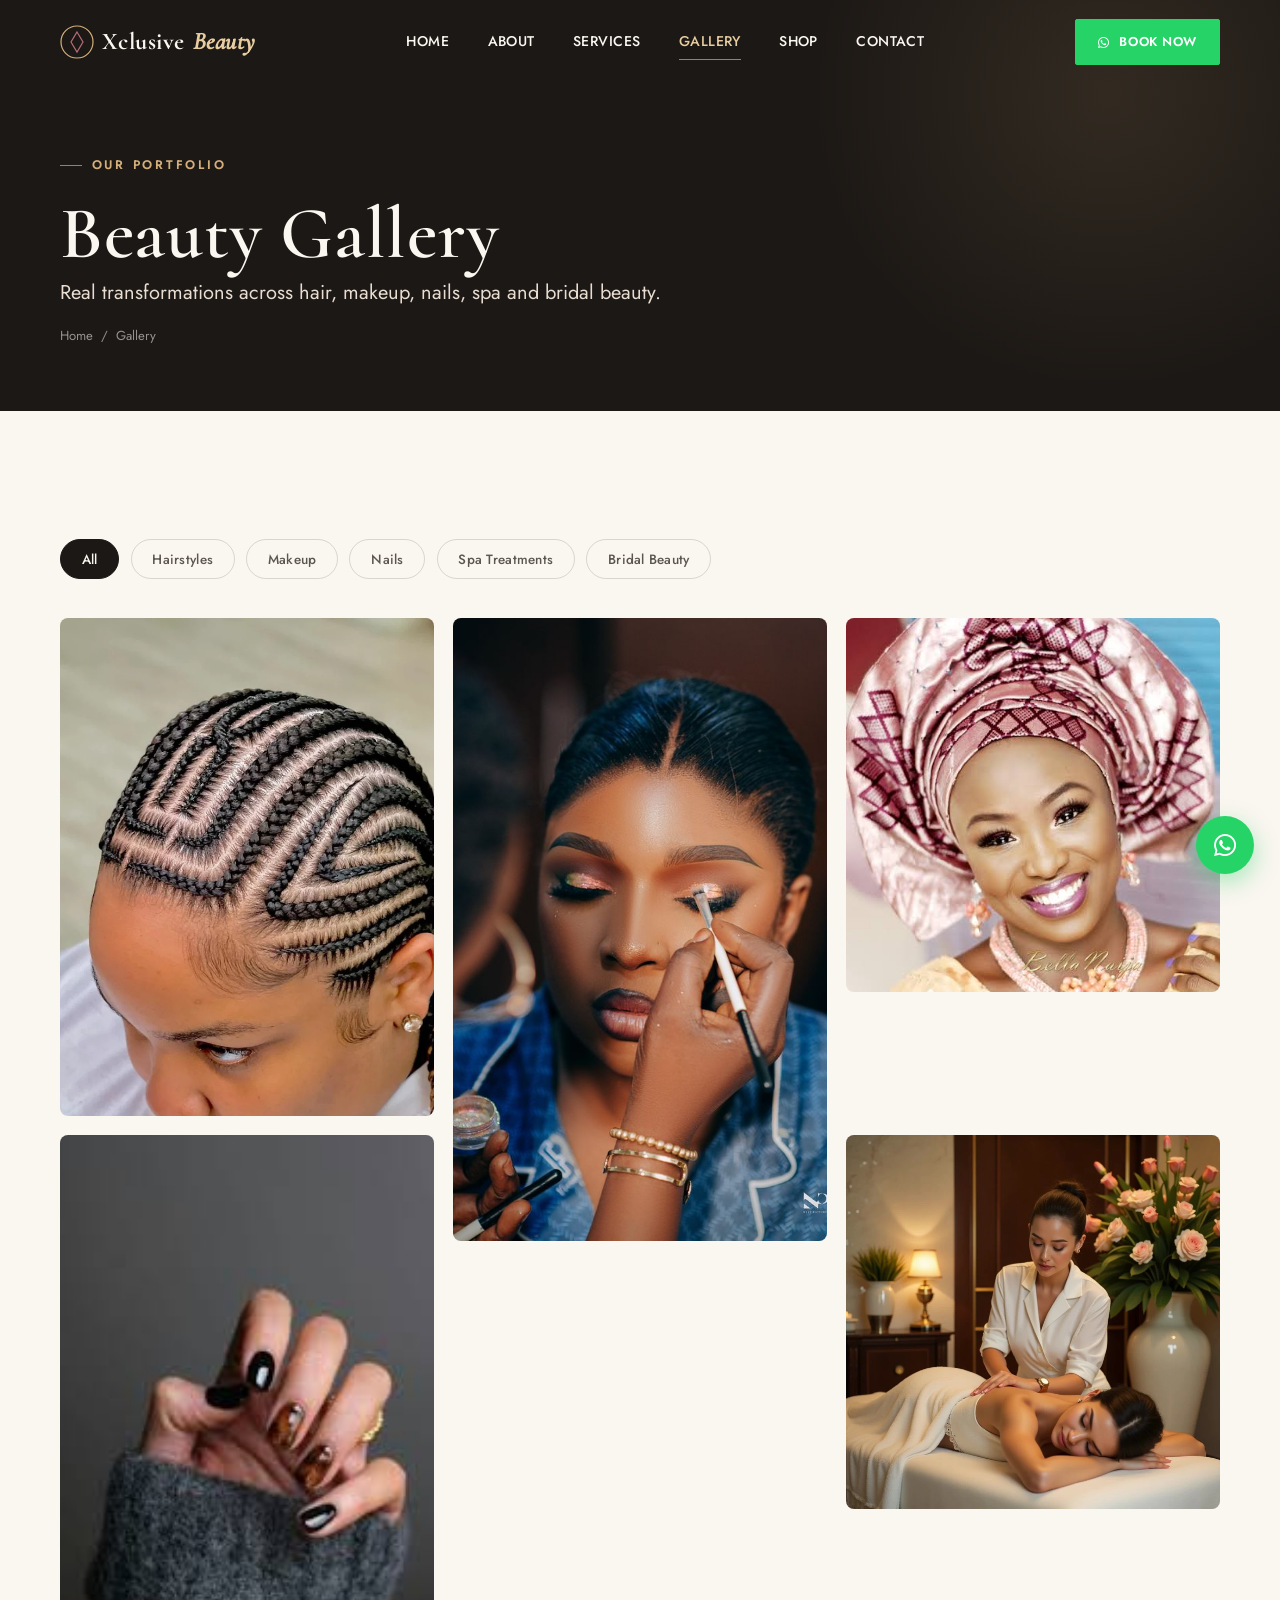
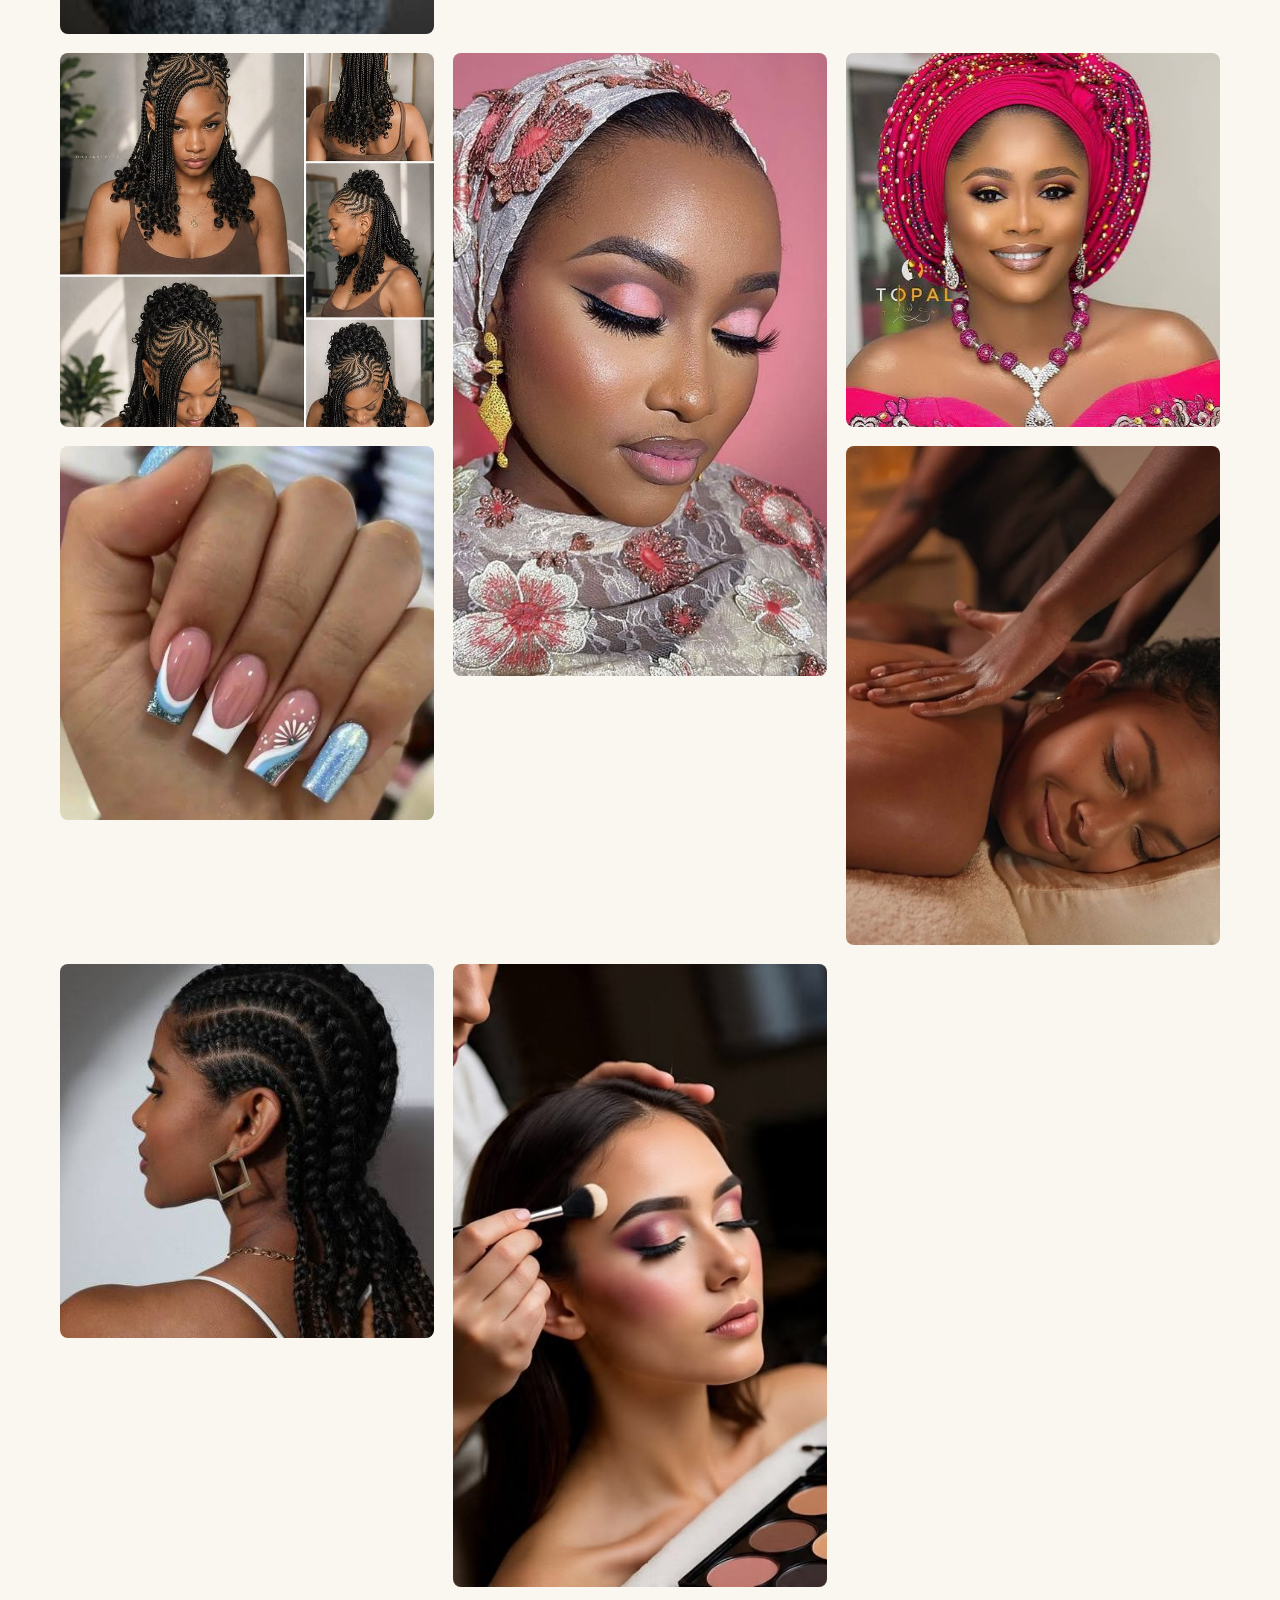
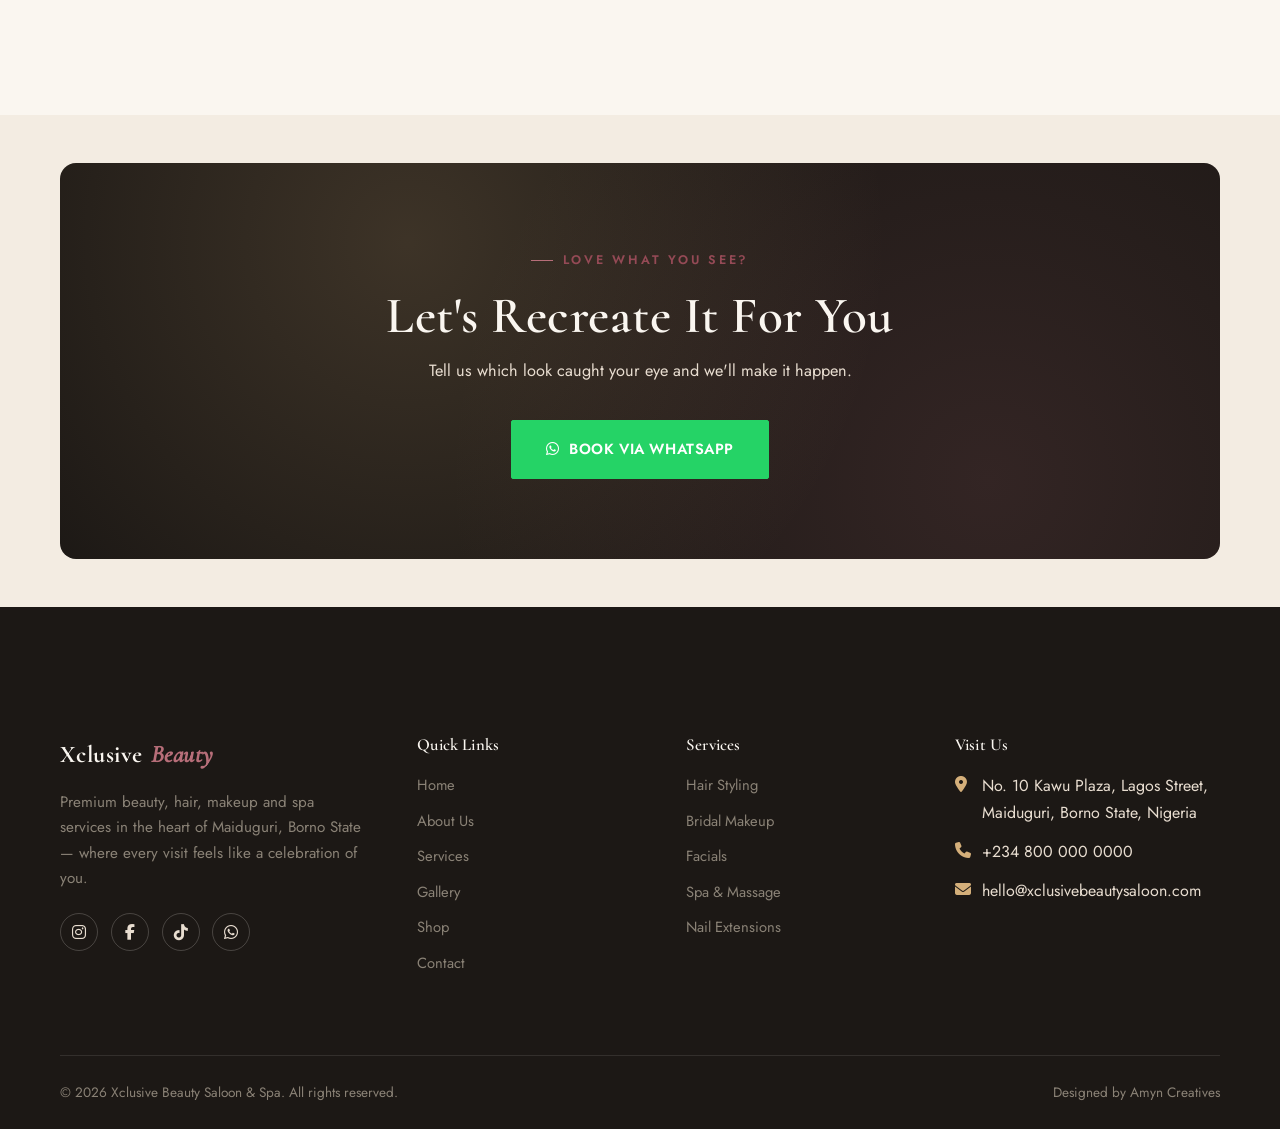
<file: gallery.html>
<!DOCTYPE html>
<html lang="en" class="no-js">
<head>
  <meta charset="UTF-8">
  <meta name="viewport" content="width=device-width, initial-scale=1.0">
  <title>Gallery | Xclusive Beauty Saloon & Spa Maiduguri</title>
  <meta name="description" content="Browse our portfolio of hairstyles, makeup, nails, spa treatments and bridal beauty transformations at Xclusive Beauty Saloon & Spa in Maiduguri.">
  <meta name="keywords" content="Beauty Salon Maiduguri Gallery, Hairstyles Maiduguri, Makeup Portfolio Maiduguri, Bridal Beauty Maiduguri">
  <link rel="canonical" href="https://xclusivebeautysaloon.com/gallery.html">

  <meta property="og:type" content="website">
  <meta property="og:title" content="Gallery | Xclusive Beauty Saloon & Spa">
  <meta property="og:description" content="A look into our beauty transformations — hairstyles, makeup, nails, spa and bridal beauty.">
  <meta property="og:url" content="https://xclusivebeautysaloon.com/gallery.html">
  <meta property="og:image" content="https://xclusivebeautysaloon.com/assets/images/og-cover.jpg">
  <meta name="twitter:card" content="summary_large_image">

  <link rel="icon" type="image/png" href="assets/images/favicon.png">
  <link rel="stylesheet" href="assets/css/style.css">
  <link rel="stylesheet" href="assets/fontawesome/css/all.min.css">
<noscript><style>.reveal{opacity:1!important;transform:none!important;}.mobile-menu,.menu-backdrop,.nav-toggle{display:none!important;}.nav-menu{display:flex!important;}</style></noscript>
</head>
<body>
  <a href="#main" class="skip-link">Skip to main content</a>

  <header class="site-header" id="siteHeader">
    <div class="container nav-wrap">
      <a href="index.html" class="logo">
        <span class="logo-mark">
          <svg width="34" height="34" viewBox="0 0 34 34" fill="none">
            <circle cx="17" cy="17" r="16" stroke="#D4AF7A" stroke-width="1.2"/>
            <path d="M17 7 L23 17 L17 27 L11 17 Z" stroke="#B76E79" stroke-width="1.2" fill="none"/>
          </svg>
        </span>
        <span>Xclusive</span> <span class="accent">Beauty</span>
      </a>

      <nav class="nav-menu" aria-label="Primary">
        <a href="index.html">Home</a>
        <a href="about.html">About</a>
        <a href="services.html">Services</a>
        <a href="gallery.html" class="active">Gallery</a>
        <a href="shop.html">Shop</a>
        <a href="contact.html">Contact</a>
      </nav>

      <div class="nav-actions">
        <a href="#" class="btn btn-whatsapp btn-sm" data-wa-book="">
          <i class="fa-brands fa-whatsapp"></i> Book Now
        </a>
        <button class="nav-toggle" aria-label="Open menu" aria-expanded="false">
          <span></span><span></span><span></span>
        </button>
      </div>
    </div>
  </header>

  <div class="menu-backdrop"></div>
  <nav class="mobile-menu" aria-label="Mobile">
    <a href="index.html">Home</a>
    <a href="about.html">About</a>
    <a href="services.html">Services</a>
    <a href="gallery.html">Gallery</a>
    <a href="shop.html">Shop</a>
    <a href="contact.html">Contact</a>
    <div class="mobile-cta">
      <a href="#" class="btn btn-whatsapp btn-block" data-wa-book="">
        <i class="fa-brands fa-whatsapp"></i> WhatsApp
      </a>
    </div>
  </nav>

  <main id="main">
    <section class="page-hero">
      <div class="container">
        <span class="eyebrow">Our Portfolio</span>
        <h1>Beauty Gallery</h1>
        <p class="lede">Real transformations across hair, makeup, nails, spa and bridal beauty.</p>
        <div class="breadcrumb"><a href="index.html">Home</a><span>/</span><span>Gallery</span></div>
      </div>
    </section>

    <section>
      <div class="container">
        <div class="filter-tabs reveal">
          <button class="filter-tab is-active" data-filter="all">All</button>
          <button class="filter-tab" data-filter="hairstyles">Hairstyles</button>
          <button class="filter-tab" data-filter="makeup">Makeup</button>
          <button class="filter-tab" data-filter="nails">Nails</button>
          <button class="filter-tab" data-filter="spa">Spa Treatments</button>
          <button class="filter-tab" data-filter="bridal">Bridal Beauty</button>
        </div>

        <div class="gallery-grid masonry reveal">
          <div class="gallery-item" data-category="hairstyles" data-caption="Soft Curls — Hairstyles">
            <img src="./assets/images/hair3.webp">
            <div class="gallery-overlay"><span class="cat">Hairstyles</span><span class="ttl">Soft Curls</span><span class="zoom-icon"><i class="fa-solid fa-magnifying-glass-plus"></i></span></div>
          </div>
          <div class="gallery-item" data-category="makeup" data-caption="Glam Glow — Makeup">
            <img src="./assets/images/beauty.jpg">
            <div class="gallery-overlay"><span class="cat">Makeup</span><span class="ttl">Glam Glow</span><span class="zoom-icon"><i class="fa-solid fa-magnifying-glass-plus"></i></span></div>
          </div>
          <div class="gallery-item" data-category="bridal" data-caption="Bridal Elegance — Bridal Beauty">
            <img src="./assets/images/dsg.jpg">
            <div class="gallery-overlay"><span class="cat">Bridal</span><span class="ttl">Bridal Elegance</span><span class="zoom-icon"><i class="fa-solid fa-magnifying-glass-plus"></i></span></div>
          </div>
          <div class="gallery-item" data-category="nails" data-caption="Rose Tips — Nails">
            <img src="./assets/images/black nails.jpg">
            <div class="gallery-overlay"><span class="cat">Nails</span><span class="ttl">Rose Tips</span><span class="zoom-icon"><i class="fa-solid fa-magnifying-glass-plus"></i></span></div>
          </div>
          <div class="gallery-item" data-category="spa" data-caption="Calm Ritual — Spa Treatments">
            <img src="./assets/images/spa2.webp">
            <div class="gallery-overlay"><span class="cat">Spa</span><span class="ttl">Calm Ritual</span><span class="zoom-icon"><i class="fa-solid fa-magnifying-glass-plus"></i></span></div>
          </div>
          <div class="gallery-item" data-category="hairstyles" data-caption="Sleek Waves — Hairstyles">
           <img src="./assets/images/sleek wave.jpg">
            <div class="gallery-overlay"><span class="cat">Hairstyles</span><span class="ttl">Sleek Waves</span><span class="zoom-icon"><i class="fa-solid fa-magnifying-glass-plus"></i></span></div>
          </div>
          <div class="gallery-item" data-category="makeup" data-caption="Soft Radiance — Makeup">
            <img src="./assets/images/Nigerian makeup 🇳🇬.jpg">
            <div class="gallery-overlay"><span class="cat">Makeup</span><span class="ttl">Soft Radiance</span><span class="zoom-icon"><i class="fa-solid fa-magnifying-glass-plus"></i></span></div>
          </div>
          <div class="gallery-item" data-category="bridal" data-caption="Timeless Glow — Bridal Beauty">
            <img src="./assets/images/bridal.jpg">
            <div class="gallery-overlay"><span class="cat">Bridal</span><span class="ttl">Timeless Glow</span><span class="zoom-icon"><i class="fa-solid fa-magnifying-glass-plus"></i></span></div>
          </div>
          <div class="gallery-item" data-category="nails" data-caption="Gold Accents — Nails">
            <img src="./assets/images/gold accent.jpg">
            <div class="gallery-overlay"><span class="cat">Nails</span><span class="ttl">Gold Accents</span><span class="zoom-icon"><i class="fa-solid fa-magnifying-glass-plus"></i></span></div>
          </div>
          <div class="gallery-item" data-category="spa" data-caption="Rose Renewal — Spa Treatments">
            <img src="./assets/images/spa1.webp">
            <div class="gallery-overlay"><span class="cat">Spa</span><span class="ttl">Rose Renewal</span><span class="zoom-icon"><i class="fa-solid fa-magnifying-glass-plus"></i></span></div>
          </div>
          <div class="gallery-item" data-category="hairstyles" data-caption="Box Braids — Hairstyles">
            <img src="./assets/images/box braid.jpg">
            <div class="gallery-overlay"><span class="cat">Hairstyles</span><span class="ttl">Box Braids</span><span class="zoom-icon"><i class="fa-solid fa-magnifying-glass-plus"></i></span></div>
          </div>
          <div class="gallery-item" data-category="bridal" data-caption="Modern Bride — Bridal Beauty">
            <img src="./assets/images/make up.jpg">
            <div class="gallery-overlay"><span class="cat">Bridal</span><span class="ttl">Modern Bride</span><span class="zoom-icon"><i class="fa-solid fa-magnifying-glass-plus"></i></span></div>
          </div>
        </div>
      </div>
    </section>

    <section class="bg-cream-dim section-cta">
      <div class="container">
        <div class="cta-band reveal" style="background:var(--charcoal);">
          <span class="eyebrow" style="justify-content:center;">Love What You See?</span>
          <h2>Let's Recreate It For You</h2>
          <p>Tell us which look caught your eye and we'll make it happen.</p>
          <div class="cta-actions">
            <a href="#" class="btn btn-whatsapp" data-wa-book="">
              <i class="fa-brands fa-whatsapp"></i> Book Via WhatsApp
            </a>
          </div>
        </div>
      </div>
    </section>
  </main>

  <!-- Lightbox -->
  <div class="lightbox" role="dialog" aria-modal="true" aria-label="Image preview">
    <button class="lightbox-close" aria-label="Close preview"><i class="fa-solid fa-xmark"></i></button>
    <button class="lightbox-nav prev" aria-label="Previous image"><i class="fa-solid fa-chevron-left"></i></button>
    <button class="lightbox-nav next" aria-label="Next image"><i class="fa-solid fa-chevron-right"></i></button>
    <div class="lightbox-inner">
      <img src="[data-uri]" alt="">
      <div class="lightbox-placeholder" style="display:none;"></div>
      <p class="lightbox-caption"></p>
    </div>
  </div>

  <footer class="site-footer">
    <div class="container">
      <div class="footer-grid">
        <div class="footer-brand">
          <a href="index.html" class="logo"><span>Xclusive</span> <span class="accent">Beauty</span></a>
          <p>Premium beauty, hair, makeup and spa services in the heart of Maiduguri, Borno State — where every visit feels like a celebration of you.</p>
          <div class="social-row">
            <a href="#" aria-label="Instagram"><i class="fa-brands fa-instagram"></i></a>
            <a href="#" aria-label="Facebook"><i class="fa-brands fa-facebook-f"></i></a>
            <a href="#" aria-label="TikTok"><i class="fa-brands fa-tiktok"></i></a>
            <a href="#" data-wa-general aria-label="WhatsApp"><i class="fa-brands fa-whatsapp"></i></a>
          </div>
        </div>

        <div class="footer-col">
          <h4>Quick Links</h4>
          <ul>
            <li><a href="index.html">Home</a></li>
            <li><a href="about.html">About Us</a></li>
            <li><a href="services.html">Services</a></li>
            <li><a href="gallery.html">Gallery</a></li>
            <li><a href="shop.html">Shop</a></li>
            <li><a href="contact.html">Contact</a></li>
          </ul>
        </div>

        <div class="footer-col">
          <h4>Services</h4>
          <ul>
            <li><a href="services.html#hair-styling">Hair Styling</a></li>
            <li><a href="services.html#bridal-makeup">Bridal Makeup</a></li>
            <li><a href="services.html#facials">Facials</a></li>
            <li><a href="services.html#spa-massage">Spa & Massage</a></li>
            <li><a href="services.html#nail-extensions">Nail Extensions</a></li>
          </ul>
        </div>

        <div class="footer-col">
          <h4>Visit Us</h4>
          <div class="contact-item">
            <i class="fa-solid fa-location-dot"></i>
            <span>No. 10 Kawu Plaza, Lagos Street, Maiduguri, Borno State, Nigeria</span>
          </div>
          <div class="contact-item" style="margin-top:0.8rem;">
            <i class="fa-solid fa-phone"></i>
            <span>+234 800 000 0000</span>
          </div>
          <div class="contact-item" style="margin-top:0.8rem;">
            <i class="fa-solid fa-envelope"></i>
            <span>hello@xclusivebeautysaloon.com</span>
          </div>
        </div>
      </div>

      <div class="footer-bottom">
        <span>&copy; <span data-year></span> Xclusive Beauty Saloon & Spa. All rights reserved.</span>
        <span>Designed by Amyn Creatives</span>
      </div>
    </div>
  </footer>

  <a href="#" class="wa-float" data-wa-general aria-label="Chat with us on WhatsApp">
    <i class="fa-brands fa-whatsapp"></i>
  </a>

  <script src="assets/js/script.js"></script>
</body>
</html>
</file>
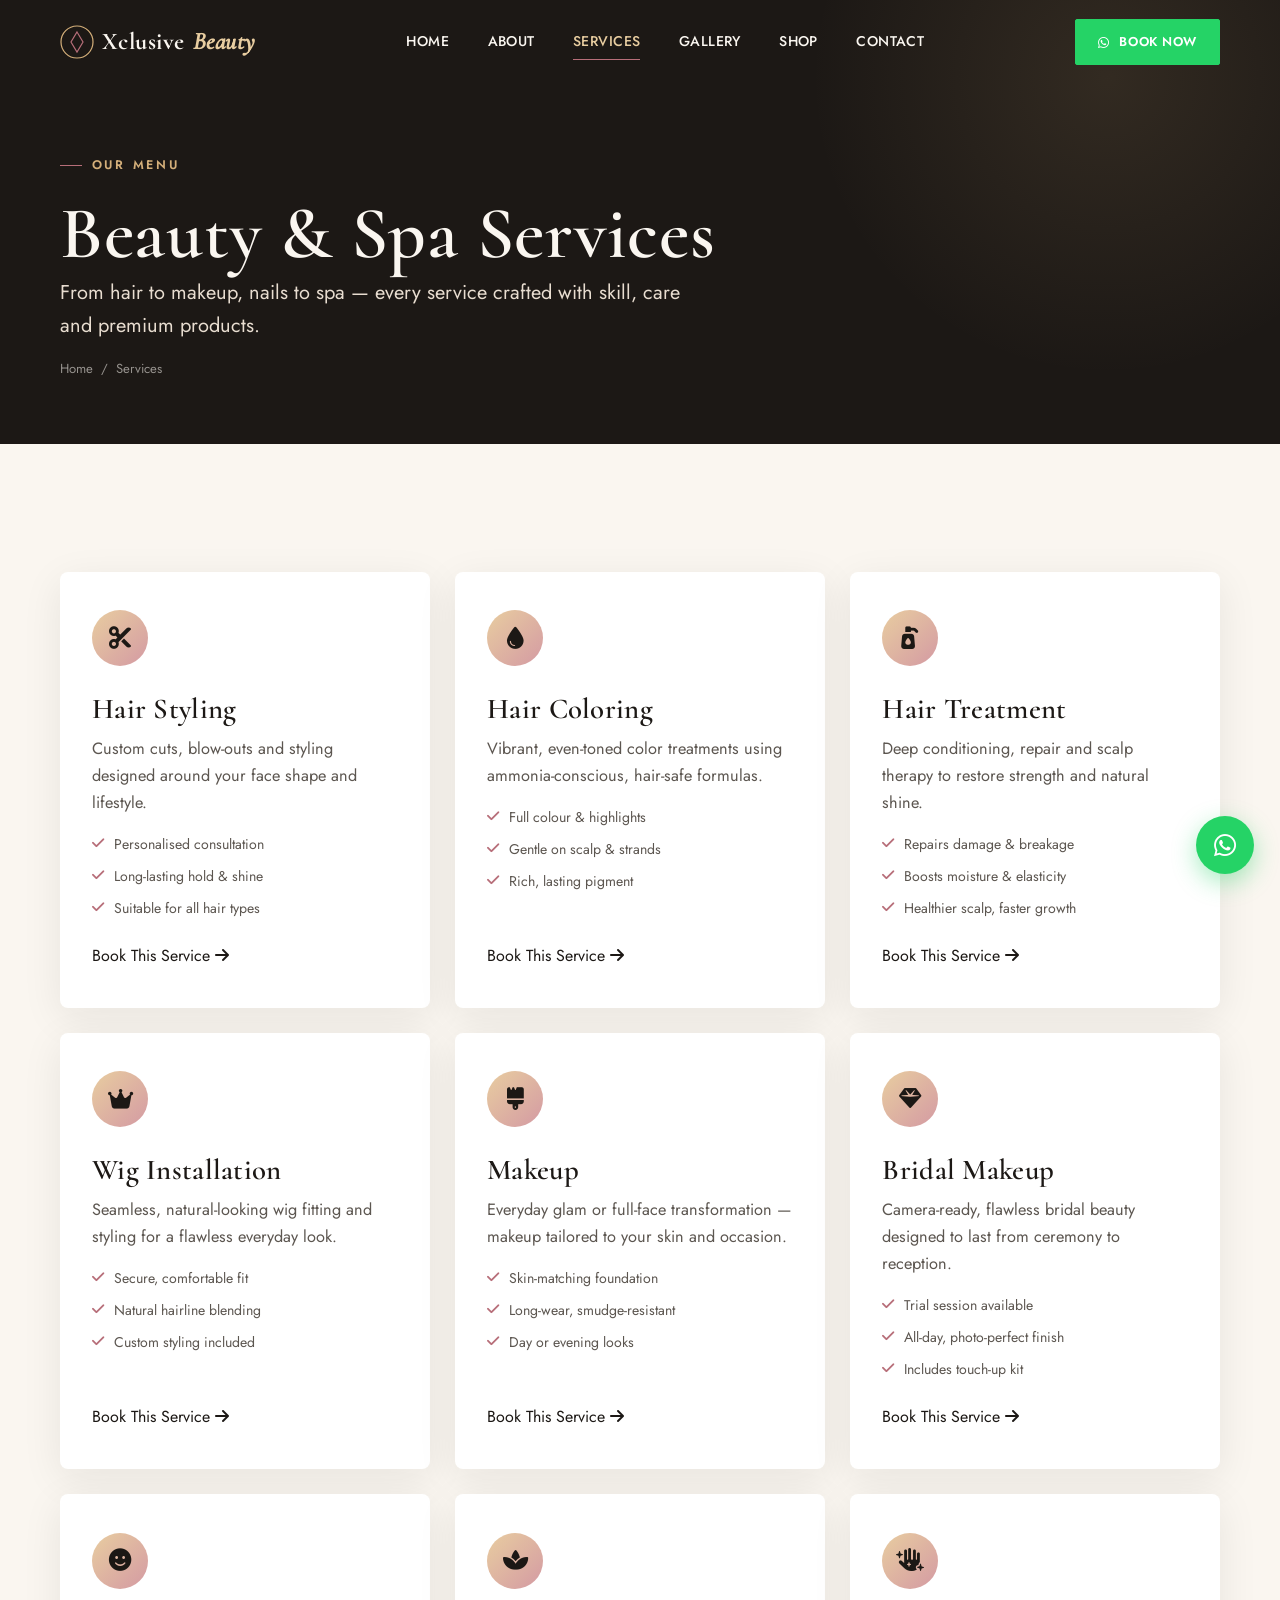
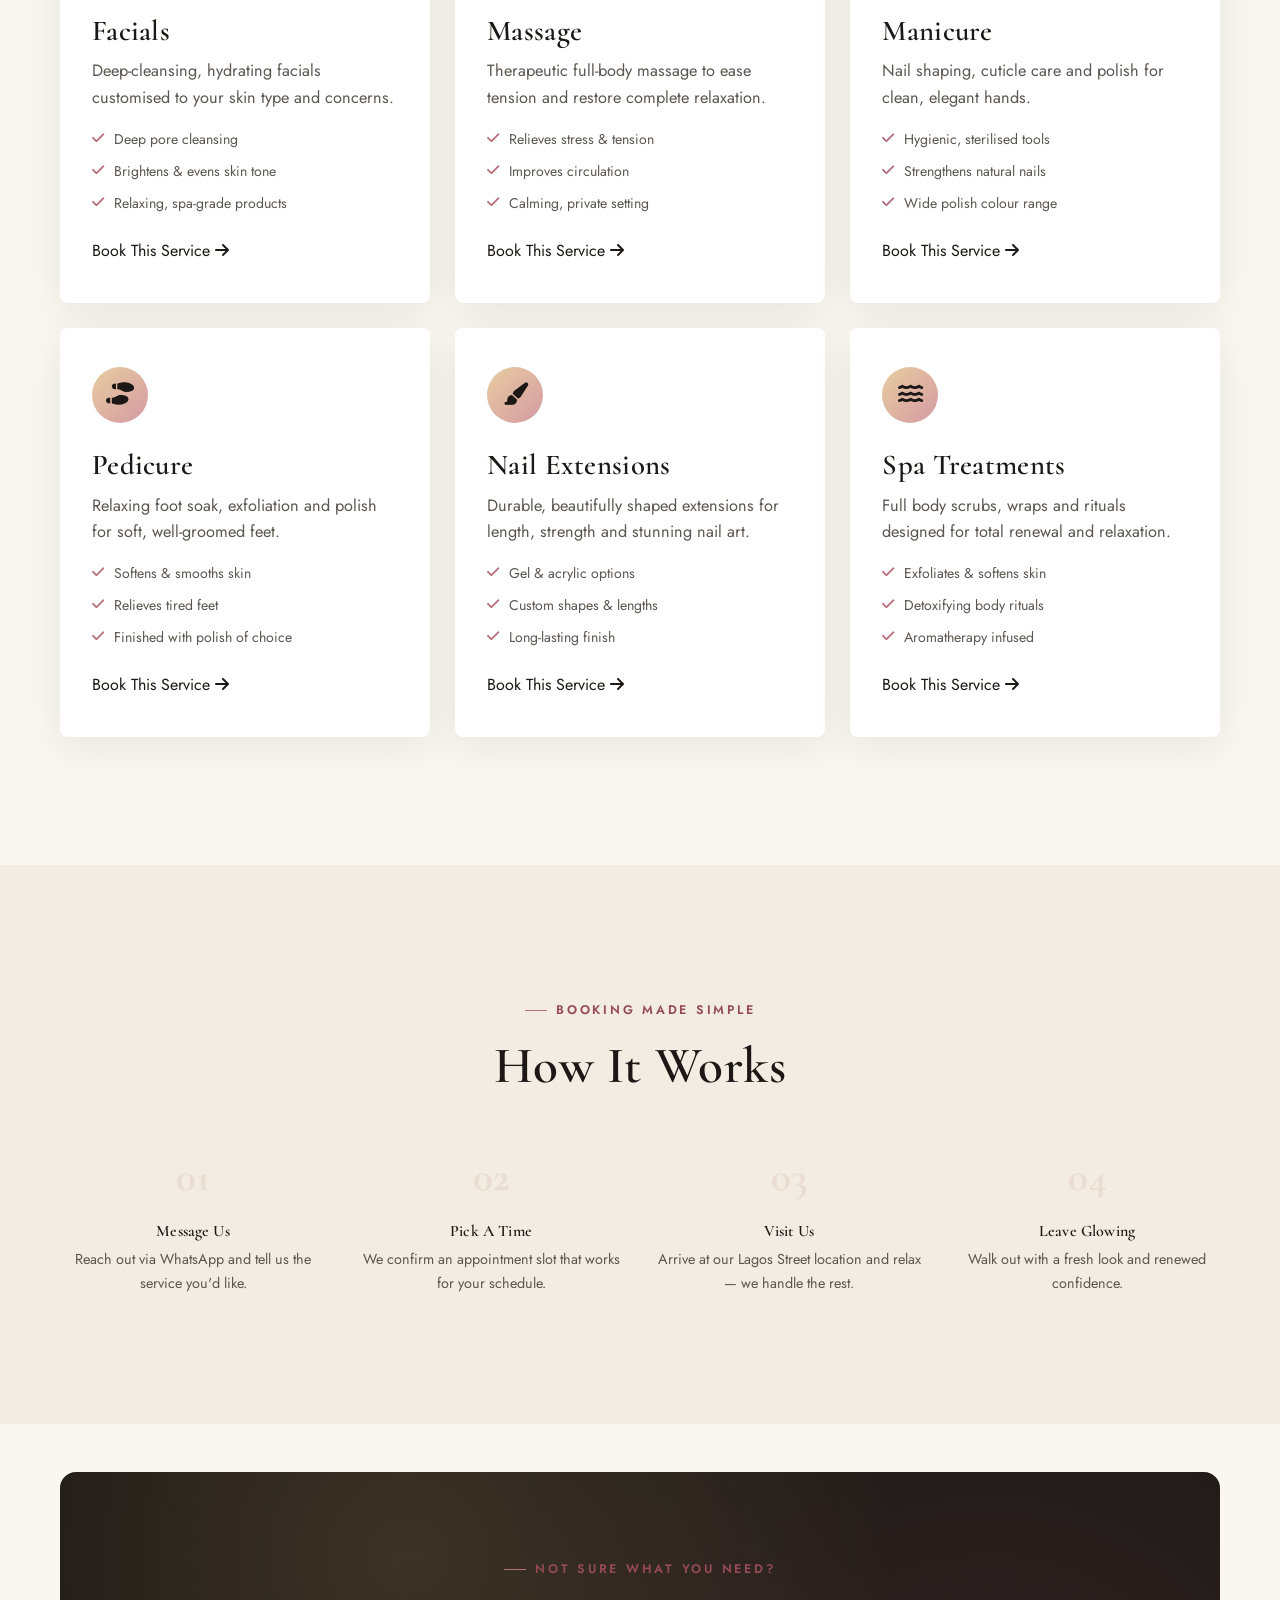
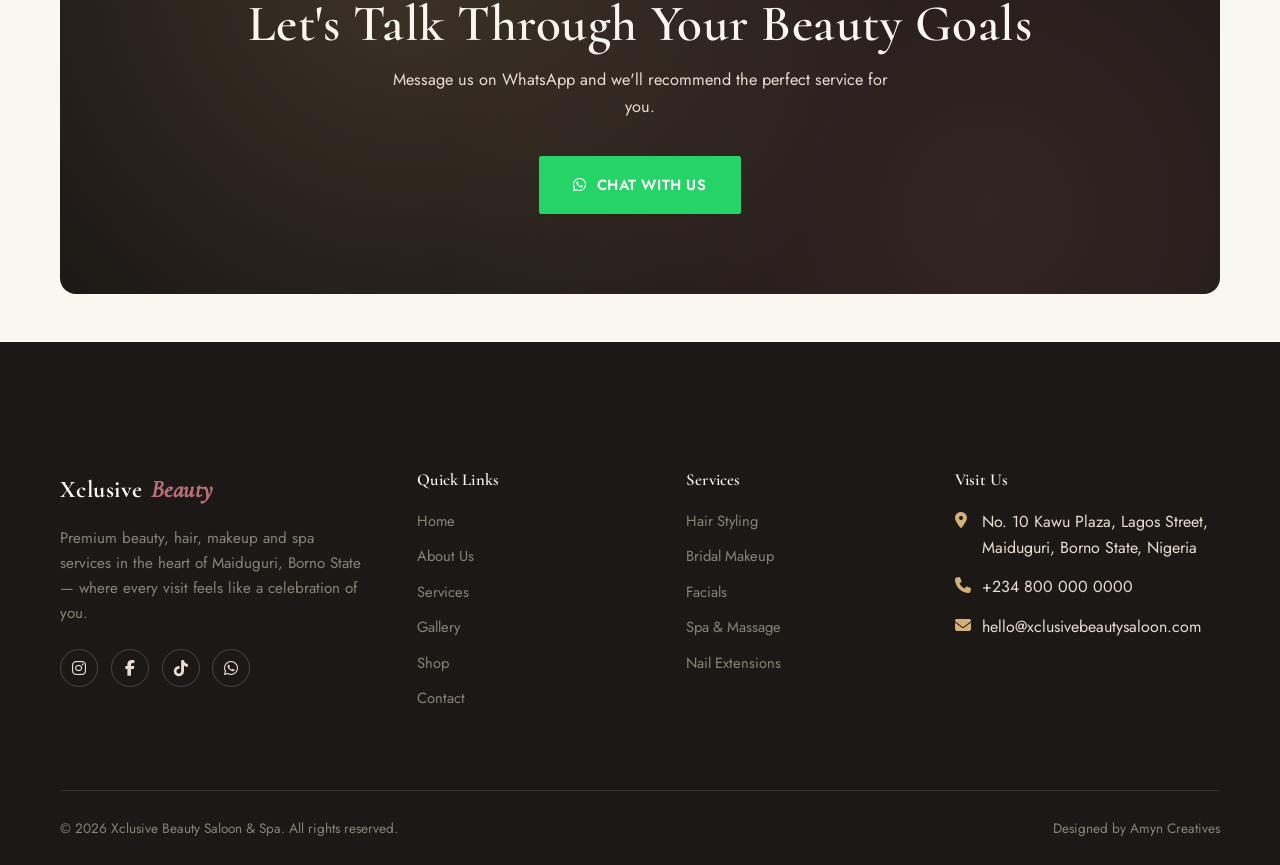
<file: services.html>
<!DOCTYPE html>
<html lang="en" class="no-js">
<head>
  <meta charset="UTF-8">
  <meta name="viewport" content="width=device-width, initial-scale=1.0">
  <title>Our Services | Xclusive Beauty Saloon & Spa Maiduguri</title>
  <meta name="description" content="Explore Xclusive Beauty Saloon & Spa's full range of services in Maiduguri: hair styling, coloring, wig installation, bridal makeup, facials, massage, nails and spa treatments.">
  <meta name="keywords" content="Beauty Salon Maiduguri, Hair Salon Maiduguri, Makeup Artist Maiduguri, Spa Maiduguri, Bridal Makeup Maiduguri">
  <link rel="canonical" href="https://xclusivebeautysaloon.com/services.html">

  <meta property="og:type" content="website">
  <meta property="og:title" content="Services | Xclusive Beauty Saloon & Spa">
  <meta property="og:description" content="Hair, makeup, nails and spa — explore our full menu of premium beauty services in Maiduguri.">
  <meta property="og:url" content="https://xclusivebeautysaloon.com/services.html">
  <meta property="og:image" content="https://xclusivebeautysaloon.com/assets/images/og-cover.jpg">
  <meta name="twitter:card" content="summary_large_image">

  <link rel="icon" type="image/png" href="assets/images/favicon.png">
  <link rel="stylesheet" href="assets/css/style.css">
  <link rel="stylesheet" href="assets/fontawesome/css/all.min.css">
<noscript><style>.reveal{opacity:1!important;transform:none!important;}.mobile-menu,.menu-backdrop,.nav-toggle{display:none!important;}.nav-menu{display:flex!important;}</style></noscript>
</head>
<body>
  <a href="#main" class="skip-link">Skip to main content</a>

  <header class="site-header" id="siteHeader">
    <div class="container nav-wrap">
      <a href="index.html" class="logo">
        <span class="logo-mark">
          <svg width="34" height="34" viewBox="0 0 34 34" fill="none">
            <circle cx="17" cy="17" r="16" stroke="#D4AF7A" stroke-width="1.2"/>
            <path d="M17 7 L23 17 L17 27 L11 17 Z" stroke="#B76E79" stroke-width="1.2" fill="none"/>
          </svg>
        </span>
        <span>Xclusive</span> <span class="accent">Beauty</span>
      </a>

      <nav class="nav-menu" aria-label="Primary">
        <a href="index.html">Home</a>
        <a href="about.html">About</a>
        <a href="services.html" class="active">Services</a>
        <a href="gallery.html">Gallery</a>
        <a href="shop.html">Shop</a>
        <a href="contact.html">Contact</a>
      </nav>

      <div class="nav-actions">
        <a href="#" class="btn btn-whatsapp btn-sm" data-wa-book="">
          <i class="fa-brands fa-whatsapp"></i> Book Now
        </a>
        <button class="nav-toggle" aria-label="Open menu" aria-expanded="false">
          <span></span><span></span><span></span>
        </button>
      </div>
    </div>
  </header>

  <div class="menu-backdrop"></div>
  <nav class="mobile-menu" aria-label="Mobile">
    <a href="index.html">Home</a>
    <a href="about.html">About</a>
    <a href="services.html">Services</a>
    <a href="gallery.html">Gallery</a>
    <a href="shop.html">Shop</a>
    <a href="contact.html">Contact</a>
    <div class="mobile-cta">
      <a href="#" class="btn btn-whatsapp btn-block" data-wa-book="">
        <i class="fa-brands fa-whatsapp"></i> WhatsApp
      </a>
    </div>
  </nav>

  <main id="main">
    <section class="page-hero">
      <div class="container">
        <span class="eyebrow">Our Menu</span>
        <h1>Beauty & Spa Services</h1>
        <p class="lede">From hair to makeup, nails to spa — every service crafted with skill, care and premium products.</p>
        <div class="breadcrumb"><a href="index.html">Home</a><span>/</span><span>Services</span></div>
      </div>
    </section>

    <!-- ===================== SERVICES GRID ===================== -->
    <section>
      <div class="container">
        <div class="service-grid">

          <article class="service-detail-card reveal" id="hair-styling">
            <div class="why-icon"><i class="fa-solid fa-scissors"></i></div>
            <h3>Hair Styling</h3>
            <p>Custom cuts, blow-outs and styling designed around your face shape and lifestyle.</p>
            <ul class="benefit-list">
              <li><i class="fa-solid fa-check"></i> Personalised consultation</li>
              <li><i class="fa-solid fa-check"></i> Long-lasting hold & shine</li>
              <li><i class="fa-solid fa-check"></i> Suitable for all hair types</li>
            </ul>
            <a href="#" class="service-link" data-wa-book="Hair Styling">Book This Service <i class="fa-solid fa-arrow-right"></i></a>
          </article>

          <article class="service-detail-card reveal reveal-delay-1" id="hair-coloring">
            <div class="why-icon"><i class="fa-solid fa-droplet"></i></div>
            <h3>Hair Coloring</h3>
            <p>Vibrant, even-toned color treatments using ammonia-conscious, hair-safe formulas.</p>
            <ul class="benefit-list">
              <li><i class="fa-solid fa-check"></i> Full colour & highlights</li>
              <li><i class="fa-solid fa-check"></i> Gentle on scalp & strands</li>
              <li><i class="fa-solid fa-check"></i> Rich, lasting pigment</li>
            </ul>
            <a href="#" class="service-link" data-wa-book="Hair Coloring">Book This Service <i class="fa-solid fa-arrow-right"></i></a>
          </article>

          <article class="service-detail-card reveal reveal-delay-2" id="hair-treatment">
            <div class="why-icon"><i class="fa-solid fa-pump-soap"></i></div>
            <h3>Hair Treatment</h3>
            <p>Deep conditioning, repair and scalp therapy to restore strength and natural shine.</p>
            <ul class="benefit-list">
              <li><i class="fa-solid fa-check"></i> Repairs damage & breakage</li>
              <li><i class="fa-solid fa-check"></i> Boosts moisture & elasticity</li>
              <li><i class="fa-solid fa-check"></i> Healthier scalp, faster growth</li>
            </ul>
            <a href="#" class="service-link" data-wa-book="Hair Treatment">Book This Service <i class="fa-solid fa-arrow-right"></i></a>
          </article>

          <article class="service-detail-card reveal" id="wig-installation">
            <div class="why-icon"><i class="fa-solid fa-crown"></i></div>
            <h3>Wig Installation</h3>
            <p>Seamless, natural-looking wig fitting and styling for a flawless everyday look.</p>
            <ul class="benefit-list">
              <li><i class="fa-solid fa-check"></i> Secure, comfortable fit</li>
              <li><i class="fa-solid fa-check"></i> Natural hairline blending</li>
              <li><i class="fa-solid fa-check"></i> Custom styling included</li>
            </ul>
            <a href="#" class="service-link" data-wa-book="Wig Installation">Book This Service <i class="fa-solid fa-arrow-right"></i></a>
          </article>

          <article class="service-detail-card reveal reveal-delay-1" id="makeup">
            <div class="why-icon"><i class="fa-solid fa-brush"></i></div>
            <h3>Makeup</h3>
            <p>Everyday glam or full-face transformation — makeup tailored to your skin and occasion.</p>
            <ul class="benefit-list">
              <li><i class="fa-solid fa-check"></i> Skin-matching foundation</li>
              <li><i class="fa-solid fa-check"></i> Long-wear, smudge-resistant</li>
              <li><i class="fa-solid fa-check"></i> Day or evening looks</li>
            </ul>
            <a href="#" class="service-link" data-wa-book="Makeup">Book This Service <i class="fa-solid fa-arrow-right"></i></a>
          </article>

          <article class="service-detail-card reveal reveal-delay-2" id="bridal-makeup">
            <div class="why-icon"><i class="fa-solid fa-gem"></i></div>
            <h3>Bridal Makeup</h3>
            <p>Camera-ready, flawless bridal beauty designed to last from ceremony to reception.</p>
            <ul class="benefit-list">
              <li><i class="fa-solid fa-check"></i> Trial session available</li>
              <li><i class="fa-solid fa-check"></i> All-day, photo-perfect finish</li>
              <li><i class="fa-solid fa-check"></i> Includes touch-up kit</li>
            </ul>
            <a href="#" class="service-link" data-wa-book="Bridal Makeup">Book This Service <i class="fa-solid fa-arrow-right"></i></a>
          </article>

          <article class="service-detail-card reveal" id="facials">
            <div class="why-icon"><i class="fa-solid fa-face-smile"></i></div>
            <h3>Facials</h3>
            <p>Deep-cleansing, hydrating facials customised to your skin type and concerns.</p>
            <ul class="benefit-list">
              <li><i class="fa-solid fa-check"></i> Deep pore cleansing</li>
              <li><i class="fa-solid fa-check"></i> Brightens & evens skin tone</li>
              <li><i class="fa-solid fa-check"></i> Relaxing, spa-grade products</li>
            </ul>
            <a href="#" class="service-link" data-wa-book="Facials">Book This Service <i class="fa-solid fa-arrow-right"></i></a>
          </article>

          <article class="service-detail-card reveal reveal-delay-1" id="spa-massage">
            <div class="why-icon"><i class="fa-solid fa-spa"></i></div>
            <h3>Massage</h3>
            <p>Therapeutic full-body massage to ease tension and restore complete relaxation.</p>
            <ul class="benefit-list">
              <li><i class="fa-solid fa-check"></i> Relieves stress & tension</li>
              <li><i class="fa-solid fa-check"></i> Improves circulation</li>
              <li><i class="fa-solid fa-check"></i> Calming, private setting</li>
            </ul>
            <a href="#" class="service-link" data-wa-book="Massage">Book This Service <i class="fa-solid fa-arrow-right"></i></a>
          </article>

          <article class="service-detail-card reveal reveal-delay-2" id="manicure">
            <div class="why-icon"><i class="fa-solid fa-hand-sparkles"></i></div>
            <h3>Manicure</h3>
            <p>Nail shaping, cuticle care and polish for clean, elegant hands.</p>
            <ul class="benefit-list">
              <li><i class="fa-solid fa-check"></i> Hygienic, sterilised tools</li>
              <li><i class="fa-solid fa-check"></i> Strengthens natural nails</li>
              <li><i class="fa-solid fa-check"></i> Wide polish colour range</li>
            </ul>
            <a href="#" class="service-link" data-wa-book="Manicure">Book This Service <i class="fa-solid fa-arrow-right"></i></a>
          </article>

          <article class="service-detail-card reveal" id="pedicure">
            <div class="why-icon"><i class="fa-solid fa-shoe-prints"></i></div>
            <h3>Pedicure</h3>
            <p>Relaxing foot soak, exfoliation and polish for soft, well-groomed feet.</p>
            <ul class="benefit-list">
              <li><i class="fa-solid fa-check"></i> Softens & smooths skin</li>
              <li><i class="fa-solid fa-check"></i> Relieves tired feet</li>
              <li><i class="fa-solid fa-check"></i> Finished with polish of choice</li>
            </ul>
            <a href="#" class="service-link" data-wa-book="Pedicure">Book This Service <i class="fa-solid fa-arrow-right"></i></a>
          </article>

          <article class="service-detail-card reveal reveal-delay-1" id="nail-extensions">
            <div class="why-icon"><i class="fa-solid fa-paintbrush"></i></div>
            <h3>Nail Extensions</h3>
            <p>Durable, beautifully shaped extensions for length, strength and stunning nail art.</p>
            <ul class="benefit-list">
              <li><i class="fa-solid fa-check"></i> Gel & acrylic options</li>
              <li><i class="fa-solid fa-check"></i> Custom shapes & lengths</li>
              <li><i class="fa-solid fa-check"></i> Long-lasting finish</li>
            </ul>
            <a href="#" class="service-link" data-wa-book="Nail Extensions">Book This Service <i class="fa-solid fa-arrow-right"></i></a>
          </article>

          <article class="service-detail-card reveal reveal-delay-2" id="spa-treatments">
            <div class="why-icon"><i class="fa-solid fa-water"></i></div>
            <h3>Spa Treatments</h3>
            <p>Full body scrubs, wraps and rituals designed for total renewal and relaxation.</p>
            <ul class="benefit-list">
              <li><i class="fa-solid fa-check"></i> Exfoliates & softens skin</li>
              <li><i class="fa-solid fa-check"></i> Detoxifying body rituals</li>
              <li><i class="fa-solid fa-check"></i> Aromatherapy infused</li>
            </ul>
            <a href="#" class="service-link" data-wa-book="Spa Treatments">Book This Service <i class="fa-solid fa-arrow-right"></i></a>
          </article>

        </div>
      </div>
    </section>

    <!-- ===================== HOW IT WORKS ===================== -->
    <section class="bg-cream-dim">
      <div class="container">
        <div class="section-head center reveal">
          <span class="eyebrow" style="justify-content:center;">Booking Made Simple</span>
          <h2>How It Works</h2>
        </div>

        <div class="process-strip">
          <div class="process-step reveal">
            <div class="step-num">01</div>
            <h4>Message Us</h4>
            <p>Reach out via WhatsApp and tell us the service you'd like.</p>
          </div>
          <div class="process-step reveal reveal-delay-1">
            <div class="step-num">02</div>
            <h4>Pick A Time</h4>
            <p>We confirm an appointment slot that works for your schedule.</p>
          </div>
          <div class="process-step reveal reveal-delay-2">
            <div class="step-num">03</div>
            <h4>Visit Us</h4>
            <p>Arrive at our Lagos Street location and relax — we handle the rest.</p>
          </div>
          <div class="process-step reveal reveal-delay-3">
            <div class="step-num">04</div>
            <h4>Leave Glowing</h4>
            <p>Walk out with a fresh look and renewed confidence.</p>
          </div>
        </div>
      </div>
    </section>

    <!-- ===================== CTA ===================== -->
    <section class="section-cta">
      <div class="container">
        <div class="cta-band reveal">
          <span class="eyebrow" style="justify-content:center;">Not Sure What You Need?</span>
          <h2>Let's Talk Through Your Beauty Goals</h2>
          <p>Message us on WhatsApp and we'll recommend the perfect service for you.</p>
          <div class="cta-actions">
            <a href="#" class="btn btn-whatsapp" data-wa-book="">
              <i class="fa-brands fa-whatsapp"></i> Chat With Us
            </a>
          </div>
        </div>
      </div>
    </section>
  </main>

  <footer class="site-footer">
    <div class="container">
      <div class="footer-grid">
        <div class="footer-brand">
          <a href="index.html" class="logo"><span>Xclusive</span> <span class="accent">Beauty</span></a>
          <p>Premium beauty, hair, makeup and spa services in the heart of Maiduguri, Borno State — where every visit feels like a celebration of you.</p>
          <div class="social-row">
            <a href="#" aria-label="Instagram"><i class="fa-brands fa-instagram"></i></a>
            <a href="#" aria-label="Facebook"><i class="fa-brands fa-facebook-f"></i></a>
            <a href="#" aria-label="TikTok"><i class="fa-brands fa-tiktok"></i></a>
            <a href="#" data-wa-general aria-label="WhatsApp"><i class="fa-brands fa-whatsapp"></i></a>
          </div>
        </div>

        <div class="footer-col">
          <h4>Quick Links</h4>
          <ul>
            <li><a href="index.html">Home</a></li>
            <li><a href="about.html">About Us</a></li>
            <li><a href="services.html">Services</a></li>
            <li><a href="gallery.html">Gallery</a></li>
            <li><a href="shop.html">Shop</a></li>
            <li><a href="contact.html">Contact</a></li>
          </ul>
        </div>

        <div class="footer-col">
          <h4>Services</h4>
          <ul>
            <li><a href="services.html#hair-styling">Hair Styling</a></li>
            <li><a href="services.html#bridal-makeup">Bridal Makeup</a></li>
            <li><a href="services.html#facials">Facials</a></li>
            <li><a href="services.html#spa-massage">Spa & Massage</a></li>
            <li><a href="services.html#nail-extensions">Nail Extensions</a></li>
          </ul>
        </div>

        <div class="footer-col">
          <h4>Visit Us</h4>
          <div class="contact-item">
            <i class="fa-solid fa-location-dot"></i>
            <span>No. 10 Kawu Plaza, Lagos Street, Maiduguri, Borno State, Nigeria</span>
          </div>
          <div class="contact-item" style="margin-top:0.8rem;">
            <i class="fa-solid fa-phone"></i>
            <span>+234 800 000 0000</span>
          </div>
          <div class="contact-item" style="margin-top:0.8rem;">
            <i class="fa-solid fa-envelope"></i>
            <span>hello@xclusivebeautysaloon.com</span>
          </div>
        </div>
      </div>

      <div class="footer-bottom">
        <span>&copy; <span data-year></span> Xclusive Beauty Saloon & Spa. All rights reserved.</span>
        <span>Designed by Amyn Creatives</span>
      </div>
    </div>
  </footer>

  <a href="#" class="wa-float" data-wa-general aria-label="Chat with us on WhatsApp">
    <i class="fa-brands fa-whatsapp"></i>
  </a>

  <script src="assets/js/script.js"></script>
</body>
</html>
</file>
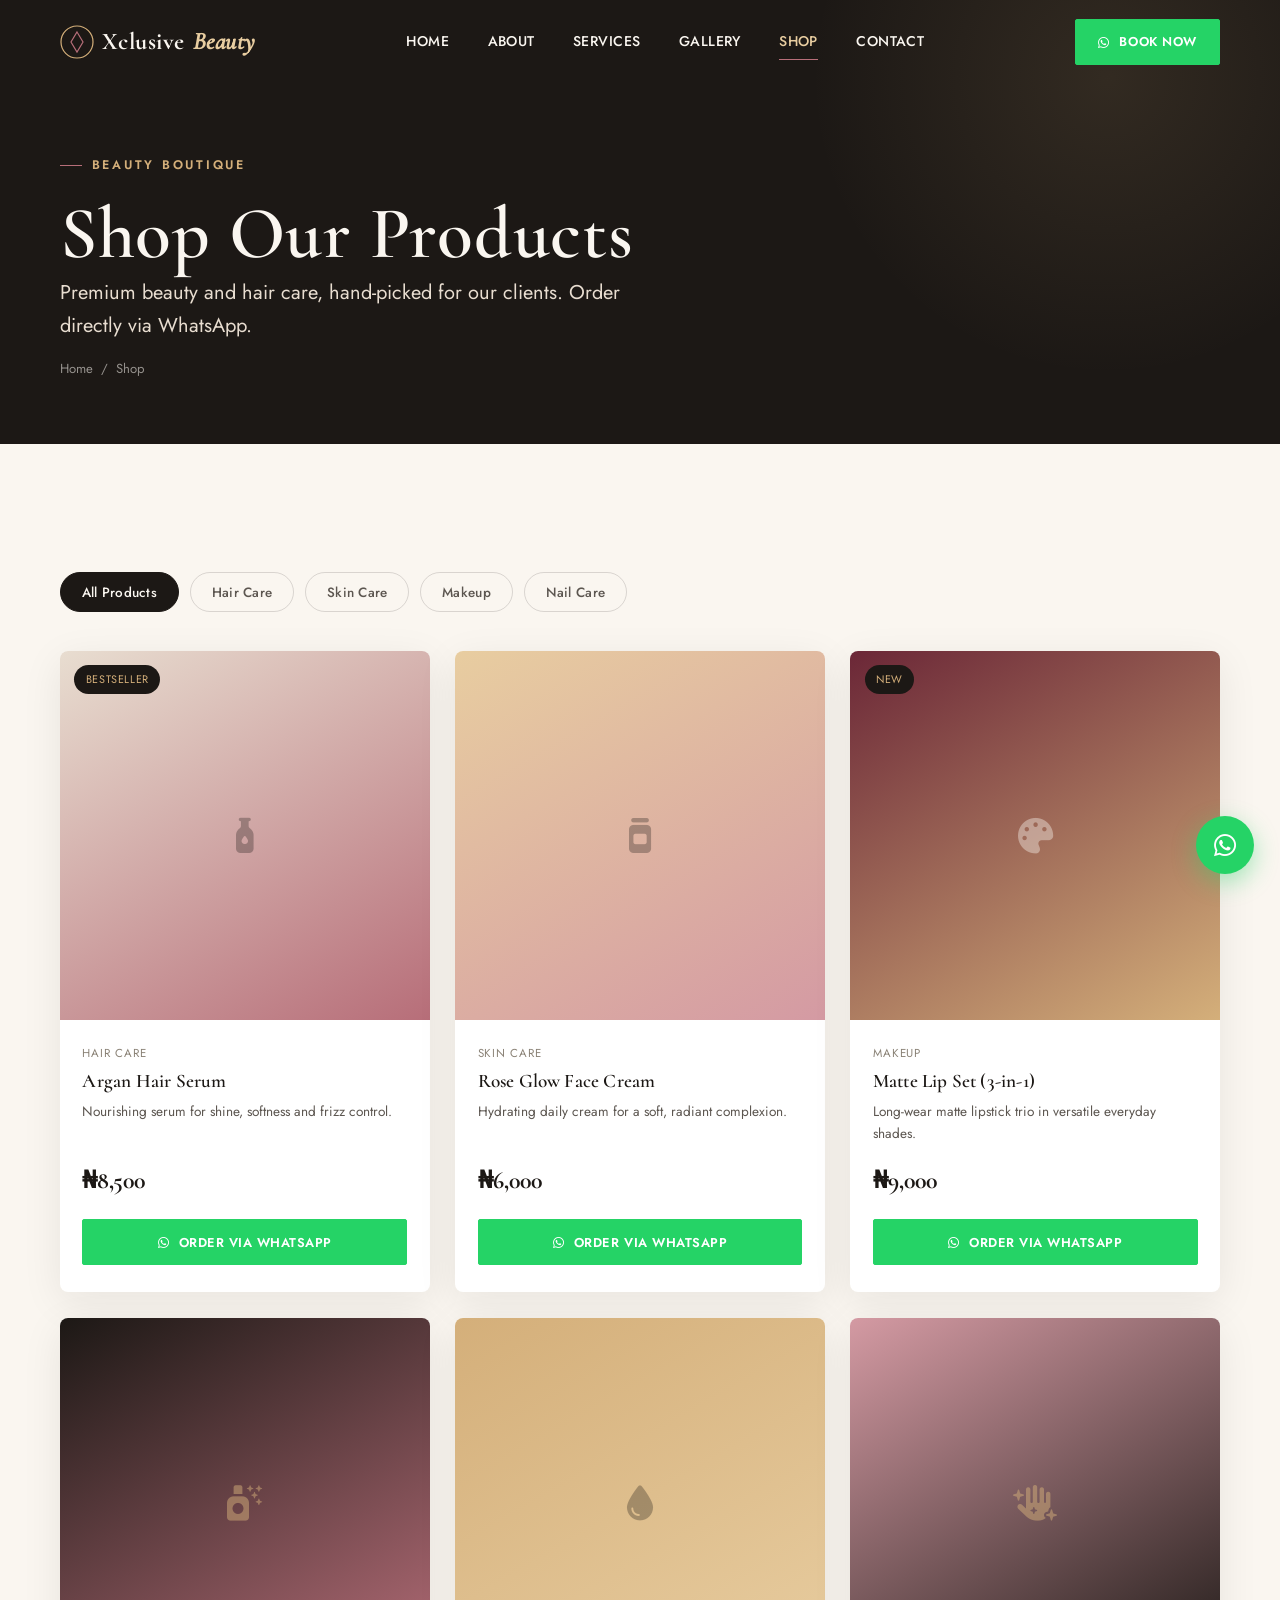
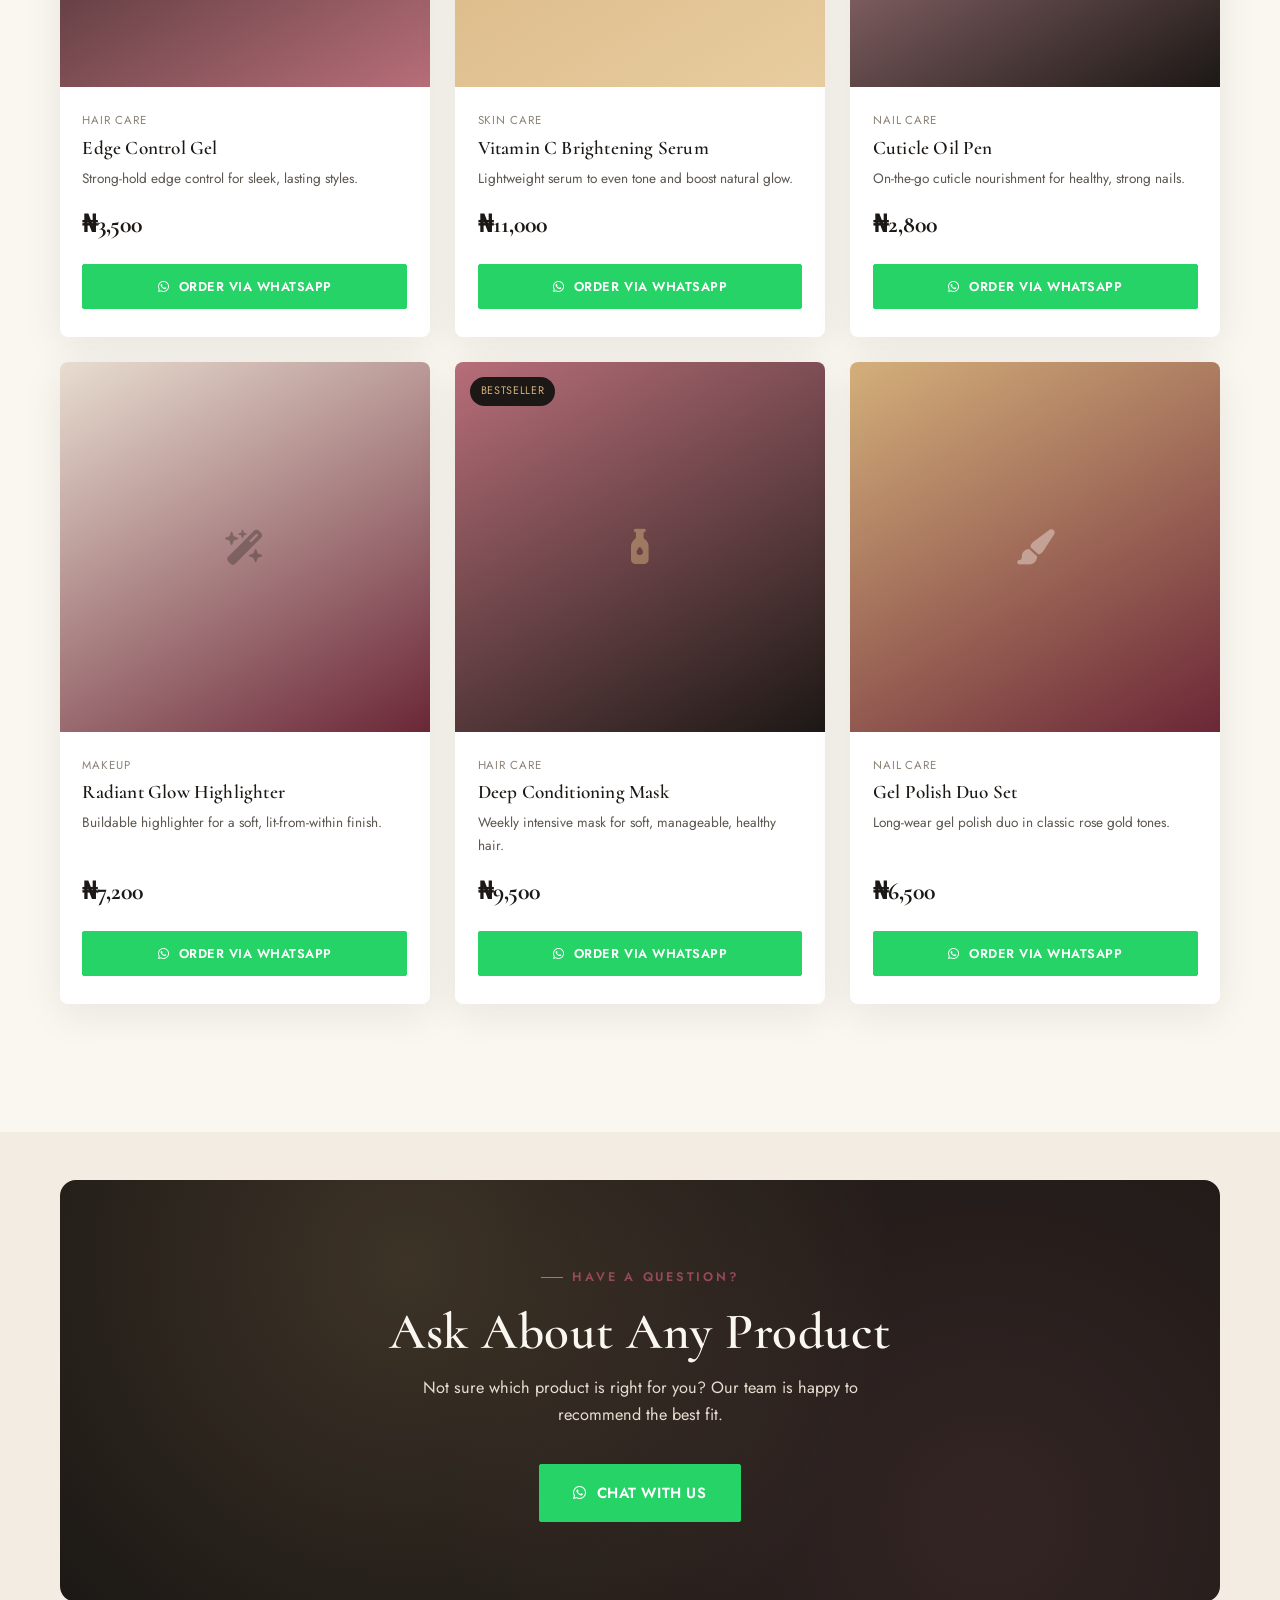
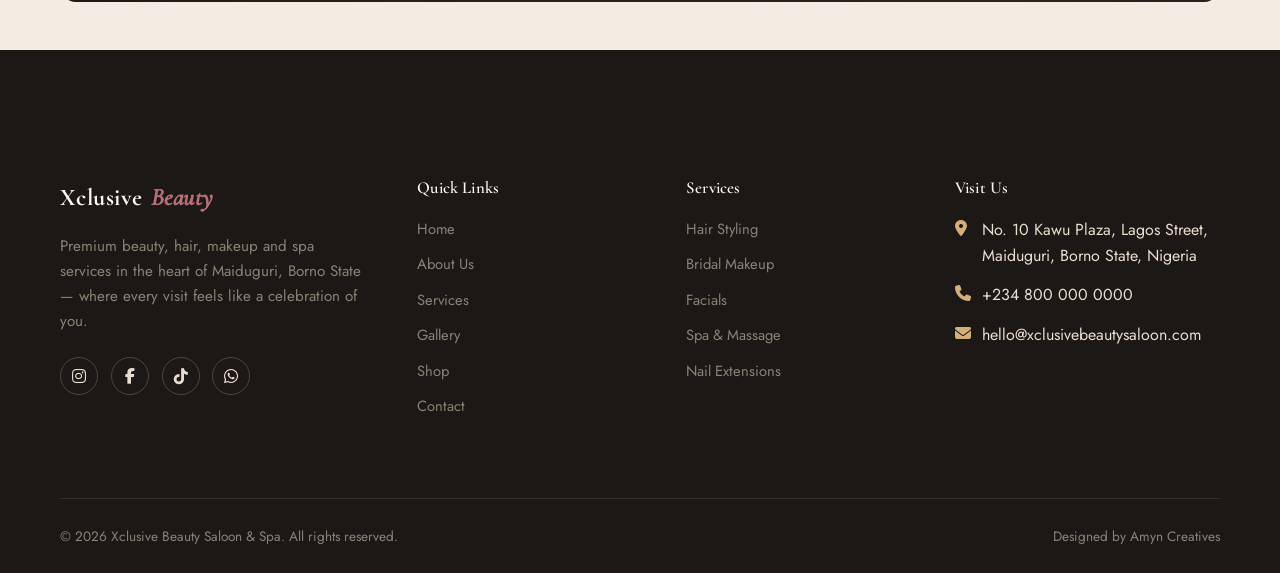
<file: shop.html>
<!DOCTYPE html>
<html lang="en" class="no-js">
<head>
  <meta charset="UTF-8">
  <meta name="viewport" content="width=device-width, initial-scale=1.0">
  <title>Shop Beauty Products | Xclusive Beauty Saloon & Spa Maiduguri</title>
  <meta name="description" content="Shop premium beauty and hair care products at Xclusive Beauty Saloon & Spa, Maiduguri. Order easily via WhatsApp — no cart, no hassle.">
  <meta name="keywords" content="Beauty Products Maiduguri, Hair Care Products Maiduguri, Buy Beauty Products Borno State">
  <link rel="canonical" href="https://xclusivebeautysaloon.com/shop.html">

  <meta property="og:type" content="website">
  <meta property="og:title" content="Shop | Xclusive Beauty Saloon & Spa">
  <meta property="og:description" content="Browse our curated beauty product selection and order directly via WhatsApp.">
  <meta property="og:url" content="https://xclusivebeautysaloon.com/shop.html">
  <meta property="og:image" content="https://xclusivebeautysaloon.com/assets/images/og-cover.jpg">
  <meta name="twitter:card" content="summary_large_image">

  <link rel="icon" type="image/png" href="assets/images/favicon.png">
  <link rel="stylesheet" href="assets/css/style.css">
  <link rel="stylesheet" href="assets/fontawesome/css/all.min.css">
<noscript><style>.reveal{opacity:1!important;transform:none!important;}.mobile-menu,.menu-backdrop,.nav-toggle{display:none!important;}.nav-menu{display:flex!important;}</style></noscript>
</head>
<body>
  <a href="#main" class="skip-link">Skip to main content</a>

  <header class="site-header" id="siteHeader">
    <div class="container nav-wrap">
      <a href="index.html" class="logo">
        <span class="logo-mark">
          <svg width="34" height="34" viewBox="0 0 34 34" fill="none">
            <circle cx="17" cy="17" r="16" stroke="#D4AF7A" stroke-width="1.2"/>
            <path d="M17 7 L23 17 L17 27 L11 17 Z" stroke="#B76E79" stroke-width="1.2" fill="none"/>
          </svg>
        </span>
        <span>Xclusive</span> <span class="accent">Beauty</span>
      </a>

      <nav class="nav-menu" aria-label="Primary">
        <a href="index.html">Home</a>
        <a href="about.html">About</a>
        <a href="services.html">Services</a>
        <a href="gallery.html">Gallery</a>
        <a href="shop.html" class="active">Shop</a>
        <a href="contact.html">Contact</a>
      </nav>

      <div class="nav-actions">
        <a href="#" class="btn btn-whatsapp btn-sm" data-wa-book="">
          <i class="fa-brands fa-whatsapp"></i> Book Now
        </a>
        <button class="nav-toggle" aria-label="Open menu" aria-expanded="false">
          <span></span><span></span><span></span>
        </button>
      </div>
    </div>
  </header>

  <div class="menu-backdrop"></div>
  <nav class="mobile-menu" aria-label="Mobile">
    <a href="index.html">Home</a>
    <a href="about.html">About</a>
    <a href="services.html">Services</a>
    <a href="gallery.html">Gallery</a>
    <a href="shop.html">Shop</a>
    <a href="contact.html">Contact</a>
    <div class="mobile-cta">
      <a href="#" class="btn btn-whatsapp btn-block" data-wa-book="">
        <i class="fa-brands fa-whatsapp"></i> WhatsApp
      </a>
    </div>
  </nav>

  <main id="main">
    <section class="page-hero">
      <div class="container">
        <span class="eyebrow">Beauty Boutique</span>
        <h1>Shop Our Products</h1>
        <p class="lede">Premium beauty and hair care, hand-picked for our clients. Order directly via WhatsApp.</p>
        <div class="breadcrumb"><a href="index.html">Home</a><span>/</span><span>Shop</span></div>
      </div>
    </section>

    <section>
      <div class="container">
        <div class="product-filter-bar reveal">
          <button class="filter-tab is-active" data-filter="all">All Products</button>
          <button class="filter-tab" data-filter="hair">Hair Care</button>
          <button class="filter-tab" data-filter="skin">Skin Care</button>
          <button class="filter-tab" data-filter="makeup">Makeup</button>
          <button class="filter-tab" data-filter="nails">Nail Care</button>
        </div>

        <div class="product-grid">

          <div class="product-card reveal" data-category="hair">
            <div class="product-media">
              <div class="product-badge">Bestseller</div>
              <div style="width:100%;height:100%;background:linear-gradient(150deg,#E8DDD0,#B76E79);display:flex;align-items:center;justify-content:center;">
                <i class="fa-solid fa-bottle-droplet" style="font-size:2.2rem;color:#1C1815;opacity:0.3;"></i>
              </div>
            </div>
            <div class="product-body">
              <div class="product-cat">Hair Care</div>
              <h3>Argan Hair Serum</h3>
              <p>Nourishing serum for shine, softness and frizz control.</p>
              <div class="product-price-row">
                <div class="product-price">₦8,500</div>
              </div>
              <a href="#" class="btn btn-whatsapp btn-block btn-sm" data-wa-product="Argan Hair Serum" data-wa-price="₦8,500">
                <i class="fa-brands fa-whatsapp"></i> Order Via WhatsApp
              </a>
            </div>
          </div>

          <div class="product-card reveal reveal-delay-1" data-category="skin">
            <div class="product-media">
              <div style="width:100%;height:100%;background:linear-gradient(150deg,#E8CDA0,#D49AA3);display:flex;align-items:center;justify-content:center;">
                <i class="fa-solid fa-jar" style="font-size:2.2rem;color:#1C1815;opacity:0.3;"></i>
              </div>
            </div>
            <div class="product-body">
              <div class="product-cat">Skin Care</div>
              <h3>Rose Glow Face Cream</h3>
              <p>Hydrating daily cream for a soft, radiant complexion.</p>
              <div class="product-price-row">
                <div class="product-price">₦6,000</div>
              </div>
              <a href="#" class="btn btn-whatsapp btn-block btn-sm" data-wa-product="Rose Glow Face Cream" data-wa-price="₦6,000">
                <i class="fa-brands fa-whatsapp"></i> Order Via WhatsApp
              </a>
            </div>
          </div>

          <div class="product-card reveal reveal-delay-2" data-category="makeup">
            <div class="product-media">
              <div class="product-badge">New</div>
              <div style="width:100%;height:100%;background:linear-gradient(150deg,#6B2737,#D4AF7A);display:flex;align-items:center;justify-content:center;">
                <i class="fa-solid fa-palette" style="font-size:2.2rem;color:#FAF6F0;opacity:0.4;"></i>
              </div>
            </div>
            <div class="product-body">
              <div class="product-cat">Makeup</div>
              <h3>Matte Lip Set (3-in-1)</h3>
              <p>Long-wear matte lipstick trio in versatile everyday shades.</p>
              <div class="product-price-row">
                <div class="product-price">₦9,000</div>
              </div>
              <a href="#" class="btn btn-whatsapp btn-block btn-sm" data-wa-product="Matte Lip Set (3-in-1)" data-wa-price="₦9,000">
                <i class="fa-brands fa-whatsapp"></i> Order Via WhatsApp
              </a>
            </div>
          </div>

          <div class="product-card reveal" data-category="hair">
            <div class="product-media">
              <div style="width:100%;height:100%;background:linear-gradient(150deg,#1C1815,#B76E79);display:flex;align-items:center;justify-content:center;">
                <i class="fa-solid fa-spray-can-sparkles" style="font-size:2.2rem;color:#D4AF7A;opacity:0.5;"></i>
              </div>
            </div>
            <div class="product-body">
              <div class="product-cat">Hair Care</div>
              <h3>Edge Control Gel</h3>
              <p>Strong-hold edge control for sleek, lasting styles.</p>
              <div class="product-price-row">
                <div class="product-price">₦3,500</div>
              </div>
              <a href="#" class="btn btn-whatsapp btn-block btn-sm" data-wa-product="Edge Control Gel" data-wa-price="₦3,500">
                <i class="fa-brands fa-whatsapp"></i> Order Via WhatsApp
              </a>
            </div>
          </div>

          <div class="product-card reveal reveal-delay-1" data-category="skin">
            <div class="product-media">
              <div style="width:100%;height:100%;background:linear-gradient(150deg,#D4AF7A,#E8CDA0);display:flex;align-items:center;justify-content:center;">
                <i class="fa-solid fa-droplet" style="font-size:2.2rem;color:#1C1815;opacity:0.3;"></i>
              </div>
            </div>
            <div class="product-body">
              <div class="product-cat">Skin Care</div>
              <h3>Vitamin C Brightening Serum</h3>
              <p>Lightweight serum to even tone and boost natural glow.</p>
              <div class="product-price-row">
                <div class="product-price">₦11,000</div>
              </div>
              <a href="#" class="btn btn-whatsapp btn-block btn-sm" data-wa-product="Vitamin C Brightening Serum" data-wa-price="₦11,000">
                <i class="fa-brands fa-whatsapp"></i> Order Via WhatsApp
              </a>
            </div>
          </div>

          <div class="product-card reveal reveal-delay-2" data-category="nails">
            <div class="product-media">
              <div style="width:100%;height:100%;background:linear-gradient(150deg,#D49AA3,#1C1815);display:flex;align-items:center;justify-content:center;">
                <i class="fa-solid fa-hand-sparkles" style="font-size:2.2rem;color:#D4AF7A;opacity:0.5;"></i>
              </div>
            </div>
            <div class="product-body">
              <div class="product-cat">Nail Care</div>
              <h3>Cuticle Oil Pen</h3>
              <p>On-the-go cuticle nourishment for healthy, strong nails.</p>
              <div class="product-price-row">
                <div class="product-price">₦2,800</div>
              </div>
              <a href="#" class="btn btn-whatsapp btn-block btn-sm" data-wa-product="Cuticle Oil Pen" data-wa-price="₦2,800">
                <i class="fa-brands fa-whatsapp"></i> Order Via WhatsApp
              </a>
            </div>
          </div>

          <div class="product-card reveal" data-category="makeup">
            <div class="product-media">
              <div style="width:100%;height:100%;background:linear-gradient(150deg,#E8DDD0,#6B2737);display:flex;align-items:center;justify-content:center;">
                <i class="fa-solid fa-wand-magic-sparkles" style="font-size:2.2rem;color:#1C1815;opacity:0.3;"></i>
              </div>
            </div>
            <div class="product-body">
              <div class="product-cat">Makeup</div>
              <h3>Radiant Glow Highlighter</h3>
              <p>Buildable highlighter for a soft, lit-from-within finish.</p>
              <div class="product-price-row">
                <div class="product-price">₦7,200</div>
              </div>
              <a href="#" class="btn btn-whatsapp btn-block btn-sm" data-wa-product="Radiant Glow Highlighter" data-wa-price="₦7,200">
                <i class="fa-brands fa-whatsapp"></i> Order Via WhatsApp
              </a>
            </div>
          </div>

          <div class="product-card reveal reveal-delay-1" data-category="hair">
            <div class="product-media">
              <div class="product-badge">Bestseller</div>
              <div style="width:100%;height:100%;background:linear-gradient(150deg,#B76E79,#1C1815);display:flex;align-items:center;justify-content:center;">
                <i class="fa-solid fa-bottle-droplet" style="font-size:2.2rem;color:#D4AF7A;opacity:0.5;"></i>
              </div>
            </div>
            <div class="product-body">
              <div class="product-cat">Hair Care</div>
              <h3>Deep Conditioning Mask</h3>
              <p>Weekly intensive mask for soft, manageable, healthy hair.</p>
              <div class="product-price-row">
                <div class="product-price">₦9,500</div>
              </div>
              <a href="#" class="btn btn-whatsapp btn-block btn-sm" data-wa-product="Deep Conditioning Mask" data-wa-price="₦9,500">
                <i class="fa-brands fa-whatsapp"></i> Order Via WhatsApp
              </a>
            </div>
          </div>

          <div class="product-card reveal reveal-delay-2" data-category="nails">
            <div class="product-media">
              <div style="width:100%;height:100%;background:linear-gradient(150deg,#D4AF7A,#6B2737);display:flex;align-items:center;justify-content:center;">
                <i class="fa-solid fa-paintbrush" style="font-size:2.2rem;color:#FAF6F0;opacity:0.4;"></i>
              </div>
            </div>
            <div class="product-body">
              <div class="product-cat">Nail Care</div>
              <h3>Gel Polish Duo Set</h3>
              <p>Long-wear gel polish duo in classic rose gold tones.</p>
              <div class="product-price-row">
                <div class="product-price">₦6,500</div>
              </div>
              <a href="#" class="btn btn-whatsapp btn-block btn-sm" data-wa-product="Gel Polish Duo Set" data-wa-price="₦6,500">
                <i class="fa-brands fa-whatsapp"></i> Order Via WhatsApp
              </a>
            </div>
          </div>

        </div>
      </div>
    </section>

    <section class="bg-cream-dim section-cta">
      <div class="container">
        <div class="cta-band reveal">
          <span class="eyebrow" style="justify-content:center;">Have A Question?</span>
          <h2>Ask About Any Product</h2>
          <p>Not sure which product is right for you? Our team is happy to recommend the best fit.</p>
          <div class="cta-actions">
            <a href="#" class="btn btn-whatsapp" data-wa-general>
              <i class="fa-brands fa-whatsapp"></i> Chat With Us
            </a>
          </div>
        </div>
      </div>
    </section>
  </main>

  <footer class="site-footer">
    <div class="container">
      <div class="footer-grid">
        <div class="footer-brand">
          <a href="index.html" class="logo"><span>Xclusive</span> <span class="accent">Beauty</span></a>
          <p>Premium beauty, hair, makeup and spa services in the heart of Maiduguri, Borno State — where every visit feels like a celebration of you.</p>
          <div class="social-row">
            <a href="#" aria-label="Instagram"><i class="fa-brands fa-instagram"></i></a>
            <a href="#" aria-label="Facebook"><i class="fa-brands fa-facebook-f"></i></a>
            <a href="#" aria-label="TikTok"><i class="fa-brands fa-tiktok"></i></a>
            <a href="#" data-wa-general aria-label="WhatsApp"><i class="fa-brands fa-whatsapp"></i></a>
          </div>
        </div>

        <div class="footer-col">
          <h4>Quick Links</h4>
          <ul>
            <li><a href="index.html">Home</a></li>
            <li><a href="about.html">About Us</a></li>
            <li><a href="services.html">Services</a></li>
            <li><a href="gallery.html">Gallery</a></li>
            <li><a href="shop.html">Shop</a></li>
            <li><a href="contact.html">Contact</a></li>
          </ul>
        </div>

        <div class="footer-col">
          <h4>Services</h4>
          <ul>
            <li><a href="services.html#hair-styling">Hair Styling</a></li>
            <li><a href="services.html#bridal-makeup">Bridal Makeup</a></li>
            <li><a href="services.html#facials">Facials</a></li>
            <li><a href="services.html#spa-massage">Spa & Massage</a></li>
            <li><a href="services.html#nail-extensions">Nail Extensions</a></li>
          </ul>
        </div>

        <div class="footer-col">
          <h4>Visit Us</h4>
          <div class="contact-item">
            <i class="fa-solid fa-location-dot"></i>
            <span>No. 10 Kawu Plaza, Lagos Street, Maiduguri, Borno State, Nigeria</span>
          </div>
          <div class="contact-item" style="margin-top:0.8rem;">
            <i class="fa-solid fa-phone"></i>
            <span>+234 800 000 0000</span>
          </div>
          <div class="contact-item" style="margin-top:0.8rem;">
            <i class="fa-solid fa-envelope"></i>
            <span>hello@xclusivebeautysaloon.com</span>
          </div>
        </div>
      </div>

      <div class="footer-bottom">
        <span>&copy; <span data-year></span> Xclusive Beauty Saloon & Spa. All rights reserved.</span>
        <span>Designed by Amyn Creatives</span>
      </div>
    </div>
  </footer>

  <a href="#" class="wa-float" data-wa-general aria-label="Chat with us on WhatsApp">
    <i class="fa-brands fa-whatsapp"></i>
  </a>

  <script src="assets/js/script.js"></script>
</body>
</html>
</file>
<file: assets/css/style.css>
/* ==========================================================================
   XCLUSIVE BEAUTY SALOON & SPA — Design System
   Maiduguri, Borno State, Nigeria
   ========================================================================== */

/* -------------------- Fonts (self-hosted) -------------------- */
@font-face {
  font-family: 'Cormorant';
  font-style: normal;
  font-weight: 400;
  font-display: swap;
  src: url('../fonts/cormorant-latin-400-normal.woff2') format('woff2');
}
@font-face {
  font-family: 'Cormorant';
  font-style: normal;
  font-weight: 500;
  font-display: swap;
  src: url('../fonts/cormorant-latin-500-normal.woff2') format('woff2');
}
@font-face {
  font-family: 'Cormorant';
  font-style: italic;
  font-weight: 500;
  font-display: swap;
  src: url('../fonts/cormorant-latin-500-italic.woff2') format('woff2');
}
@font-face {
  font-family: 'Cormorant';
  font-style: normal;
  font-weight: 600;
  font-display: swap;
  src: url('../fonts/cormorant-latin-600-normal.woff2') format('woff2');
}
@font-face {
  font-family: 'Cormorant';
  font-style: normal;
  font-weight: 700;
  font-display: swap;
  src: url('../fonts/cormorant-latin-700-normal.woff2') format('woff2');
}
@font-face {
  font-family: 'Jost';
  font-style: normal;
  font-weight: 300;
  font-display: swap;
  src: url('../fonts/jost-latin-300-normal.woff2') format('woff2');
}
@font-face {
  font-family: 'Jost';
  font-style: normal;
  font-weight: 400;
  font-display: swap;
  src: url('../fonts/jost-latin-400-normal.woff2') format('woff2');
}
@font-face {
  font-family: 'Jost';
  font-style: normal;
  font-weight: 500;
  font-display: swap;
  src: url('../fonts/jost-latin-500-normal.woff2') format('woff2');
}
@font-face {
  font-family: 'Jost';
  font-style: normal;
  font-weight: 600;
  font-display: swap;
  src: url('../fonts/jost-latin-600-normal.woff2') format('woff2');
}
@font-face {
  font-family: 'Jost';
  font-style: normal;
  font-weight: 700;
  font-display: swap;
  src: url('../fonts/jost-latin-700-normal.woff2') format('woff2');
}

/* -------------------- Design Tokens -------------------- */
:root {
  /* Color Palette */
  --charcoal: #1C1815;
  --charcoal-soft: #2A241F;
  --rose-gold: #B76E79;
  --rose-gold-light: #D49AA3;
  --rose-gold-text: #954A56; /* AA-compliant variant for small text on light backgrounds */
  --soft-gold: #D4AF7A;
  --soft-gold-light: #E8CDA0;
  --cream: #FAF6F0;
  --cream-dim: #F3ECE2;
  --beige: #E8DDD0;
  --wine: #6B2737;
  --white: #FFFFFF;

  --ink: #1C1815;
  --ink-soft: #5C5650;
  --ink-faint: #8A8276;

  /* Typography */
  --font-display: 'Cormorant', serif;
  --font-body: 'Jost', sans-serif;

  /* Spacing scale */
  --space-xs: 0.5rem;
  --space-sm: 1rem;
  --space-md: 1.75rem;
  --space-lg: 3rem;
  --space-xl: 5rem;
  --space-2xl: 8rem;

  /* Radius */
  --radius-sm: 4px;
  --radius-md: 8px;
  --radius-lg: 16px;

  /* Shadow */
  --shadow-soft: 0 10px 40px rgba(28, 24, 21, 0.08);
  --shadow-deep: 0 20px 60px rgba(28, 24, 21, 0.18);
  --shadow-gold: 0 8px 30px rgba(212, 175, 122, 0.25);

  /* Transitions */
  --ease: cubic-bezier(0.4, 0, 0.2, 1);
  --t-fast: 0.25s var(--ease);
  --t-med: 0.45s var(--ease);
  --t-slow: 0.7s var(--ease);

  --container: 1240px;
  --header-h: 84px;
}

/* -------------------- Reset -------------------- */
* { margin: 0; padding: 0; box-sizing: border-box; }

html {
  scroll-behavior: smooth;
  -webkit-text-size-adjust: 100%;
}

@media (prefers-reduced-motion: reduce) {
  html { scroll-behavior: auto; }
  *, *::before, *::after {
    animation-duration: 0.01ms !important;
    animation-iteration-count: 1 !important;
    transition-duration: 0.01ms !important;
    scroll-behavior: auto !important;
  }
}

body {
  font-family: var(--font-body);
  background: var(--cream);
  color: var(--ink);
  line-height: 1.65;
  font-weight: 400;
  -webkit-font-smoothing: antialiased;
  overflow-x: hidden;
}

img { max-width: 100%; display: block; }
a { color: inherit; text-decoration: none; }
ul { list-style: none; }
button { font-family: inherit; cursor: pointer; border: none; background: none; }
input, textarea { font-family: inherit; }

:focus-visible {
  outline: 2px solid var(--rose-gold);
  outline-offset: 3px;
}

.container {
  width: 100%;
  max-width: var(--container);
  margin: 0 auto;
  padding: 0 1.5rem;
}

@media (min-width: 768px) {
  .container { padding: 0 2.5rem; }
}

/* -------------------- Typography -------------------- */
h1, h2, h3, h4, .font-display {
  font-family: var(--font-display);
  font-weight: 600;
  line-height: 1.15;
  color: var(--charcoal);
  letter-spacing: 0.01em;
}

h1 { font-size: clamp(2.6rem, 7vw, 4.6rem); font-weight: 600; }
h2 { font-size: clamp(2.1rem, 5vw, 3.2rem); }
h3 { font-size: clamp(1.4rem, 3vw, 1.8rem); }

.eyebrow {
  font-family: var(--font-body);
  font-size: 0.78rem;
  letter-spacing: 0.22em;
  text-transform: uppercase;
  color: var(--rose-gold-text);
  font-weight: 600;
  display: inline-flex;
  align-items: center;
  gap: 0.6rem;
  margin-bottom: var(--space-sm);
}

.eyebrow::before {
  content: '';
  width: 22px;
  height: 1px;
  background: var(--rose-gold);
  display: inline-block;
}

p { color: var(--ink-soft); font-size: 1.02rem; }

.lede {
  font-size: clamp(1.05rem, 2vw, 1.25rem);
  color: var(--ink-soft);
  max-width: 620px;
}

/* -------------------- Ornament: signature motif --------------------
   A linear geometric motif referencing Islamic star-pattern lattices,
   rendered minimally as section dividers and accents. */
.motif-divider {
  width: 100%;
  height: 28px;
  display: flex;
  justify-content: center;
  align-items: center;
  margin: var(--space-lg) 0;
}

.motif-divider svg { height: 100%; opacity: 0.55; }

.motif-rule {
  display: flex;
  align-items: center;
  gap: 0.8rem;
}

.motif-rule .line {
  height: 1px;
  width: 40px;
  background: linear-gradient(90deg, transparent, var(--soft-gold));
}

.motif-rule .line.right {
  background: linear-gradient(90deg, var(--soft-gold), transparent);
}

.motif-diamond {
  width: 8px;
  height: 8px;
  border: 1.5px solid var(--soft-gold);
  transform: rotate(45deg);
}

/* -------------------- Buttons -------------------- */
.btn {
  display: inline-flex;
  align-items: center;
  justify-content: center;
  gap: 0.6rem;
  padding: 1rem 2.1rem;
  font-family: var(--font-body);
  font-size: 0.92rem;
  font-weight: 600;
  letter-spacing: 0.04em;
  text-transform: uppercase;
  border-radius: 2px;
  transition: all var(--t-fast);
  white-space: nowrap;
  position: relative;
}

.btn-primary {
  background: var(--charcoal);
  color: var(--cream);
  border: 1px solid var(--charcoal);
}

.btn-primary:hover {
  background: var(--wine);
  border-color: var(--wine);
  transform: translateY(-2px);
  box-shadow: var(--shadow-deep);
}

.btn-gold {
  background: linear-gradient(135deg, var(--soft-gold), var(--rose-gold));
  color: var(--charcoal);
  border: 1px solid transparent;
}

.btn-gold:hover {
  transform: translateY(-2px);
  box-shadow: var(--shadow-gold);
}

.btn-outline {
  background: transparent;
  color: var(--charcoal);
  border: 1px solid var(--charcoal);
}

.btn-outline:hover {
  background: var(--charcoal);
  color: var(--cream);
}

.btn-outline.on-dark {
  color: var(--cream);
  border-color: rgba(250, 246, 240, 0.4);
}

.btn-outline.on-dark:hover {
  background: var(--cream);
  color: var(--charcoal);
}

.btn-whatsapp {
  background: #25D366;
  color: var(--white);
  border: 1px solid #25D366;
}

.btn-whatsapp:hover {
  background: #1ebe59;
  transform: translateY(-2px);
  box-shadow: 0 10px 30px rgba(37, 211, 102, 0.35);
}

.btn-sm { padding: 0.7rem 1.4rem; font-size: 0.8rem; }
.btn-block { width: 100%; }

/* -------------------- Header / Navigation -------------------- */
.site-header {
  position: fixed;
  top: 0;
  left: 0;
  width: 100%;
  z-index: 1000;
  height: var(--header-h);
  display: flex;
  align-items: center;
  background: rgba(250, 246, 240, 0.0);
  transition: all var(--t-med);
}

.site-header .logo,
.site-header .nav-menu a {
  color: var(--cream);
  transition: color var(--t-med);
}

.site-header .logo .accent {
  color: var(--soft-gold-light);
}

.site-header .nav-toggle span {
  background: var(--cream);
}

.site-header.is-scrolled {
  background: rgba(250, 246, 240, 0.96);
  backdrop-filter: blur(10px);
  box-shadow: 0 1px 0 rgba(28,24,21,0.06);
  height: 72px;
}

.site-header.is-scrolled .logo,
.site-header.is-scrolled .nav-menu a {
  color: var(--charcoal);
}

.site-header.is-scrolled .logo .accent {
  color: var(--rose-gold-text);
}

.site-header.is-scrolled .nav-toggle span {
  background: var(--charcoal);
}

.nav-wrap {
  width: 100%;
  display: flex;
  align-items: center;
  justify-content: space-between;
}

.logo {
  font-family: var(--font-display);
  font-size: 1.5rem;
  font-weight: 700;
  letter-spacing: 0.02em;
  display: flex;
  align-items: center;
  gap: 0.5rem;
}

.logo .logo-mark {
  width: 34px;
  height: 34px;
  display: inline-flex;
  align-items: center;
  justify-content: center;
}

.logo span.accent { color: var(--rose-gold); font-style: italic; }

.nav-menu {
  display: none;
  align-items: center;
  gap: 2.4rem;
}

.nav-menu a {
  font-size: 0.88rem;
  font-weight: 500;
  letter-spacing: 0.03em;
  text-transform: uppercase;
  position: relative;
  padding: 0.4rem 0;
  transition: color var(--t-fast);
}

.nav-menu a::after {
  content: '';
  position: absolute;
  bottom: 0;
  left: 0;
  width: 0;
  height: 1px;
  background: var(--rose-gold);
  transition: width var(--t-fast);
}

.nav-menu a:hover::after,
.nav-menu a.active::after {
  width: 100%;
}

.nav-menu a.active { color: var(--soft-gold-light); }
.site-header.is-scrolled .nav-menu a.active { color: var(--rose-gold-text); }

.nav-actions { display: flex; align-items: center; gap: 1rem; }

.nav-actions .btn { display: none; }

.nav-toggle {
  display: flex;
  flex-direction: column;
  justify-content: center;
  gap: 5px;
  width: 30px;
  height: 30px;
  z-index: 1001;
}

.nav-toggle span {
  width: 100%;
  height: 1.5px;
  background: var(--charcoal);
  transition: all var(--t-fast);
}

.nav-toggle.is-active span:nth-child(1) { transform: translateY(6.5px) rotate(45deg); }
.nav-toggle.is-active span:nth-child(2) { opacity: 0; }
.nav-toggle.is-active span:nth-child(3) { transform: translateY(-6.5px) rotate(-45deg); }

.mobile-menu {
  position: fixed;
  top: 0;
  right: 0;
  width: 100%;
  max-width: 380px;
  height: 100vh;
  background: var(--charcoal);
  z-index: 999;
  transform: translateX(100%);
  transition: transform var(--t-med);
  display: flex;
  flex-direction: column;
  padding: calc(var(--header-h) + 1rem) 2.2rem 2rem;
}

.mobile-menu.is-open { transform: translateX(0); }

.mobile-menu a {
  font-family: var(--font-display);
  font-size: 1.7rem;
  color: var(--cream);
  padding: 0.7rem 0;
  border-bottom: 1px solid rgba(250,246,240,0.08);
}

.mobile-menu .mobile-cta {
  margin-top: var(--space-lg);
  display: flex;
  flex-direction: column;
  gap: 0.9rem;
}

.menu-backdrop {
  position: fixed;
  inset: 0;
  background: rgba(28,24,21,0.5);
  z-index: 998;
  opacity: 0;
  visibility: hidden;
  transition: opacity var(--t-med);
}

.menu-backdrop.is-open { opacity: 1; visibility: visible; }

@media (min-width: 1000px) {
  .nav-menu { display: flex; }
  .nav-actions .btn { display: inline-flex; }
  .nav-toggle, .mobile-menu, .menu-backdrop { display: none; }
}

/* -------------------- Page Hero (sub-pages) -------------------- */
.page-hero {
  padding: calc(var(--header-h) + 4rem) 0 4rem;
  background: var(--charcoal);
  position: relative;
  overflow: hidden;
}

.page-hero::before {
  content: '';
  position: absolute;
  top: -50%;
  right: -10%;
  width: 600px;
  height: 600px;
  background: radial-gradient(circle, rgba(212,175,122,0.12), transparent 70%);
}

.page-hero .container { position: relative; z-index: 2; }
.page-hero .eyebrow { color: var(--soft-gold); }
.page-hero h1 { color: var(--cream); }
.page-hero p { color: var(--beige); }

.breadcrumb {
  display: flex;
  gap: 0.5rem;
  font-size: 0.82rem;
  color: var(--ink-faint);
  margin-top: 1rem;
}

.page-hero .breadcrumb { color: rgba(250,246,240,0.55); }
.page-hero .breadcrumb a:hover { color: var(--soft-gold); }

/* -------------------- Sections -------------------- */
section { padding: var(--space-2xl) 0; position: relative; }

.section-head {
  max-width: 680px;
  margin-bottom: var(--space-lg);
}

.section-head.center { margin-left: auto; margin-right: auto; text-align: center; }

.bg-dark { background: var(--charcoal); color: var(--cream); }
.bg-dark h2, .bg-dark h3 { color: var(--cream); }
.bg-dark p { color: var(--beige); }
.bg-dark .eyebrow { color: var(--soft-gold); }

.bg-beige { background: var(--beige); }
.bg-cream-dim { background: var(--cream-dim); }

/* -------------------- Scroll Reveal -------------------- */
.reveal {
  opacity: 0;
  transform: translateY(28px);
  transition: opacity 0.8s var(--ease), transform 0.8s var(--ease);
}

.reveal.is-visible {
  opacity: 1;
  transform: translateY(0);
}

.reveal-delay-1 { transition-delay: 0.1s; }
.reveal-delay-2 { transition-delay: 0.2s; }
.reveal-delay-3 { transition-delay: 0.3s; }
.reveal-delay-4 { transition-delay: 0.4s; }

/* If JavaScript fails to load, ensure content is still visible */
.no-js .reveal {
  opacity: 1;
  transform: none;
}

/* -------------------- Footer -------------------- */
.site-footer {
  background: var(--charcoal);
  color: var(--beige);
  padding: var(--space-2xl) 0 0;
}

.footer-grid {
  display: grid;
  gap: var(--space-lg);
  grid-template-columns: 1fr;
  padding-bottom: var(--space-xl);
  border-bottom: 1px solid rgba(250,246,240,0.1);
}

.footer-grid > * { min-width: 0; }

@media (min-width: 768px) {
  .footer-grid { grid-template-columns: 1.4fr 1fr 1fr 1.2fr; }
}

.footer-brand .logo { color: var(--cream); }
.footer-brand p { margin-top: 1rem; max-width: 320px; color: var(--ink-faint); font-size: 0.95rem; }

.footer-col h4 {
  color: var(--cream);
  font-size: 1.05rem;
  margin-bottom: 1.2rem;
  font-family: var(--font-display);
}

.footer-col ul { display: flex; flex-direction: column; gap: 0.7rem; }
.footer-col a, .footer-col li {
  color: var(--ink-faint);
  font-size: 0.92rem;
  transition: color var(--t-fast);
}
.footer-col a:hover { color: var(--soft-gold); }

.footer-col .contact-item {
  display: flex;
  gap: 0.7rem;
  align-items: flex-start;
}

.footer-col .contact-item span { min-width: 0; overflow-wrap: anywhere; }

.footer-col .contact-item i { color: var(--soft-gold); margin-top: 3px; width: 16px; flex-shrink: 0; }

.social-row { display: flex; gap: 0.8rem; margin-top: 1.4rem; }

.social-row a {
  width: 38px;
  height: 38px;
  border-radius: 50%;
  border: 1px solid rgba(250,246,240,0.2);
  display: flex;
  align-items: center;
  justify-content: center;
  transition: all var(--t-fast);
}

.social-row a:hover {
  background: var(--rose-gold);
  border-color: var(--rose-gold);
  transform: translateY(-3px);
}

.footer-bottom {
  padding: 1.6rem 0;
  display: flex;
  flex-direction: column;
  gap: 0.6rem;
  align-items: center;
  text-align: center;
  font-size: 0.85rem;
  color: var(--ink-faint);
}

@media (min-width: 768px) {
  .footer-bottom { flex-direction: row; justify-content: space-between; }
}

/* -------------------- WhatsApp Floating Button -------------------- */
.wa-float {
  position: fixed;
  bottom: 1.6rem;
  right: 1.6rem;
  width: 58px;
  height: 58px;
  background: #25D366;
  border-radius: 50%;
  display: flex;
  align-items: center;
  justify-content: center;
  color: #fff;
  font-size: 1.6rem;
  box-shadow: 0 8px 24px rgba(37,211,102,0.4);
  z-index: 900;
  transition: transform var(--t-fast);
  animation: wa-pulse 2.6s infinite;
}

.wa-float:hover { transform: scale(1.08); }

@keyframes wa-pulse {
  0% { box-shadow: 0 8px 24px rgba(37,211,102,0.4), 0 0 0 0 rgba(37,211,102,0.5); }
  70% { box-shadow: 0 8px 24px rgba(37,211,102,0.4), 0 0 0 14px rgba(37,211,102,0); }
  100% { box-shadow: 0 8px 24px rgba(37,211,102,0.4), 0 0 0 0 rgba(37,211,102,0); }
}

/* -------------------- Utility -------------------- */
.text-center { text-align: center; }
.mt-lg { margin-top: var(--space-lg); }
.mb-lg { margin-bottom: var(--space-lg); }
.flex-row { display: flex; align-items: center; }
.gap-sm { gap: 0.8rem; }
.gap-md { gap: 1.5rem; }

.visually-hidden {
  position: absolute;
  width: 1px; height: 1px;
  overflow: hidden;
  clip: rect(0,0,0,0);
}

.skip-link {
  position: absolute;
  left: -999px;
  top: 0;
  background: var(--charcoal);
  color: var(--cream);
  padding: 0.8rem 1.2rem;
  z-index: 2000;
}

.skip-link:focus { left: 0; }

/* ==========================================================================
   HOME PAGE COMPONENTS
   ========================================================================== */

/* -------------------- Hero -------------------- */
.hero {
  position: relative;
  min-height: 100vh;
  display: flex;
  align-items: center;
  background: var(--charcoal);
  overflow: hidden;
  padding-top: var(--header-h);
}

.hero-grid {
  display: grid;
  grid-template-columns: 1fr;
  gap: 2.5rem;
  align-items: center;
  width: 100%;
  position: relative;
  z-index: 3;
}

@media (min-width: 960px) {
  .hero-grid { grid-template-columns: 1.05fr 0.95fr; gap: 3rem; }
}

.hero-content { padding: 2rem 0; }

.hero-content .eyebrow { color: var(--soft-gold); }

.hero h1 {
  color: var(--cream);
  margin-bottom: 1.4rem;
}

.hero h1 em {
  font-style: italic;
  color: var(--rose-gold-light);
  font-weight: 500;
}

.hero .lede { color: var(--beige); margin-bottom: 2.2rem; }

.hero-actions {
  display: flex;
  flex-wrap: wrap;
  gap: 1rem;
}

.hero-stats {
  display: flex;
  gap: 1.2rem 1.2rem;
  margin-top: 3rem;
  flex-wrap: wrap;
}

.hero-stat {
  min-width: 110px;
  max-width: 140px;
  flex: 0 1 auto;
}

.hero-stat .num {
  font-family: var(--font-display);
  font-size: 2.1rem;
  color: var(--soft-gold);
  font-weight: 600;
  line-height: 1;
}

.hero-stat .label {
  font-size: 0.78rem;
  letter-spacing: 0.05em;
  text-transform: uppercase;
  color: var(--ink-faint);
  margin-top: 0.3rem;
  line-height: 1.4;
}

.hero-visual {
  display: flex;
  position: relative;
  height: 420px;
}

@media (min-width: 960px) { .hero-visual { height: 560px; } }

.hero-frame {
  position: absolute;
  border-radius: var(--radius-lg);
  overflow: hidden;
  box-shadow: var(--shadow-deep);
}

.hero-frame.main {
  width: 98%;
  height: 98%;
  top: 0;
  right: 0;
}

.hero-frame.main img { width: 100%; height: 100%; object-fit: cover; }

.hero-frame.float {
  width: 48%;
  height: 42%;
  bottom: 0;
  left: 0;
  border: 6px solid var(--charcoal);
  z-index: 4;
}

.hero-frame.float img { width: 100%; height: 100%; object-fit: cover; }

.hero-badge {
  position: absolute;
  top: -1.4rem;
  right: 8%;
  background: linear-gradient(135deg, var(--soft-gold), var(--rose-gold));
  color: var(--charcoal);
  padding: 0.9rem 1.3rem;
  border-radius: var(--radius-md);
  box-shadow: var(--shadow-gold);
  z-index: 5;
  font-size: 0.82rem;
  font-weight: 600;
  display: flex;
  align-items: center;
  gap: 0.6rem;
  text-transform: uppercase;
  letter-spacing: 0.03em;
}

.hero-deco {
  position: absolute;
  top: 10%;
  left: 0;
  width: 380px;
  opacity: 0.25;
  z-index: 1;
  pointer-events: none;
}

.scroll-cue {
  position: absolute;
  bottom: 1.8rem;
  left: 50%;
  transform: translateX(-50%);
  display: flex;
  flex-direction: column;
  align-items: center;
  gap: 0.5rem;
  color: var(--ink-faint);
  font-size: 0.72rem;
  letter-spacing: 0.15em;
  text-transform: uppercase;
  z-index: 3;
}

.scroll-cue .line {
  width: 1px;
  height: 34px;
  background: linear-gradient(180deg, var(--soft-gold), transparent);
  animation: scrollline 1.8s infinite;
}

@keyframes scrollline {
  0% { transform: scaleY(0); transform-origin: top; }
  50% { transform: scaleY(1); transform-origin: top; }
  51% { transform-origin: bottom; }
  100% { transform: scaleY(0); transform-origin: bottom; }
}

/* -------------------- Welcome Section -------------------- */
.welcome-section {
  display: grid;
  gap: 2.5rem;
  align-items: center;
}

@media (min-width: 960px) {
  .welcome-section { grid-template-columns: 0.85fr 1.15fr; gap: 4rem; }
}

.welcome-visual {
  position: relative;
  aspect-ratio: 4/5;
  border-radius: var(--radius-lg);
  overflow: hidden;
  box-shadow: var(--shadow-soft);
}

.welcome-visual img { width: 100%; height: 100%; object-fit: cover; }

.welcome-visual .ornament-corner {
  position: absolute;
  bottom: -22px;
  right: -22px;
  width: 90px;
  height: 90px;
  z-index: 2;
}

.welcome-list {
  display: flex;
  flex-direction: column;
  gap: 1.2rem;
  margin-top: 2rem;
}

.welcome-list li {
  display: flex;
  gap: 0.9rem;
  align-items: flex-start;
  color: var(--ink-soft);
}

.welcome-list i {
  color: var(--rose-gold);
  margin-top: 4px;
  flex-shrink: 0;
}

/* -------------------- Why Choose Us -------------------- */
.why-grid {
  display: grid;
  grid-template-columns: 1fr;
  gap: 1.6rem;
}

@media (min-width: 640px) {
  .why-grid { grid-template-columns: repeat(2, 1fr); }
}

@media (min-width: 1000px) {
  .why-grid { grid-template-columns: repeat(4, 1fr); }
}

.why-card {
  background: var(--white);
  padding: 2.4rem 1.8rem;
  border-radius: var(--radius-md);
  text-align: left;
  transition: all var(--t-med);
  border: 1px solid rgba(28,24,21,0.06);
}

.why-card:hover {
  transform: translateY(-6px);
  box-shadow: var(--shadow-soft);
  border-color: transparent;
}

.why-icon {
  width: 56px;
  height: 56px;
  border-radius: 50%;
  background: linear-gradient(135deg, var(--soft-gold-light), var(--rose-gold-light));
  display: flex;
  align-items: center;
  justify-content: center;
  font-size: 1.4rem;
  color: var(--charcoal);
  margin-bottom: 1.4rem;
}

.why-card h3 { margin-bottom: 0.7rem; }
.why-card p { font-size: 0.94rem; }

/* -------------------- Service Cards (shared: home + services page) -------------------- */
.service-grid {
  display: grid;
  grid-template-columns: 1fr;
  gap: 1.6rem;
}

@media (min-width: 640px) {
  .service-grid { grid-template-columns: repeat(2, 1fr); }
}

@media (min-width: 1000px) {
  .service-grid { grid-template-columns: repeat(3, 1fr); }
}

.service-card {
  background: var(--white);
  border-radius: var(--radius-md);
  overflow: hidden;
  box-shadow: var(--shadow-soft);
  transition: all var(--t-med);
  display: flex;
  flex-direction: column;
}

.service-card:hover { transform: translateY(-8px); box-shadow: var(--shadow-deep); }

.service-card .service-media {
  position: relative;
  aspect-ratio: 4/3;
  overflow: hidden;
}

.service-card .service-media img {
  width: 100%; height: 100%; object-fit: cover;
  transition: transform var(--t-slow);
}

.service-card:hover .service-media img { transform: scale(1.08); }

.service-card .service-icon-badge {
  position: absolute;
  bottom: -22px;
  left: 1.6rem;
  width: 52px;
  height: 52px;
  border-radius: 50%;
  background: var(--charcoal);
  color: var(--soft-gold);
  display: flex;
  align-items: center;
  justify-content: center;
  font-size: 1.2rem;
  box-shadow: var(--shadow-soft);
}

.service-card .service-body {
  padding: 2.2rem 1.6rem 1.8rem;
  flex: 1;
  display: flex;
  flex-direction: column;
}

.service-card h3 { margin-bottom: 0.6rem; }
.service-card p { font-size: 0.93rem; margin-bottom: 1.2rem; flex: 1; }

.service-card .service-benefits {
  display: flex;
  flex-wrap: wrap;
  gap: 0.5rem;
  margin-bottom: 1.4rem;
}

.service-card .benefit-tag {
  font-size: 0.74rem;
  background: var(--cream-dim);
  color: var(--ink-soft);
  padding: 0.3rem 0.7rem;
  border-radius: 20px;
  letter-spacing: 0.02em;
}

.service-card .service-link {
  font-size: 0.85rem;
  font-weight: 600;
  text-transform: uppercase;
  letter-spacing: 0.04em;
  color: var(--rose-gold-text);
  display: inline-flex;
  align-items: center;
  gap: 0.5rem;
  transition: gap var(--t-fast);
}

.service-card .service-link:hover { gap: 0.9rem; }

/* -------------------- Gallery Preview / Grid -------------------- */
.gallery-grid {
  display: grid;
  grid-template-columns: repeat(2, 1fr);
  gap: 0.9rem;
}

@media (min-width: 700px) {
  .gallery-grid { grid-template-columns: repeat(3, 1fr); gap: 1.2rem; }
}

.gallery-item {
  position: relative;
  border-radius: var(--radius-md);
  overflow: hidden;
  aspect-ratio: 1/1;
  cursor: pointer;
}

.gallery-grid.masonry .gallery-item:nth-child(3n+1) { aspect-ratio: 3/4; }

@media (min-width: 700px) {
  .gallery-grid.masonry .gallery-item:nth-child(5n+2) { grid-row: span 2; aspect-ratio: 3/5; }
}

.gallery-item img {
  width: 100%; height: 100%; object-fit: cover;
  transition: transform var(--t-slow);
}

.gallery-item .gallery-overlay {
  position: absolute;
  inset: 0;
  background: linear-gradient(180deg, rgba(28,24,21,0) 40%, rgba(28,24,21,0.85) 100%);
  display: flex;
  flex-direction: column;
  justify-content: flex-end;
  padding: 1.1rem;
  opacity: 0;
  transition: opacity var(--t-fast);
}

.gallery-item:hover img { transform: scale(1.1); }
.gallery-item:hover .gallery-overlay { opacity: 1; }

.gallery-overlay .cat { font-size: 0.7rem; text-transform: uppercase; letter-spacing: 0.1em; color: var(--soft-gold); }
.gallery-overlay .ttl { color: var(--cream); font-family: var(--font-display); font-size: 1.1rem; }

.gallery-overlay .zoom-icon {
  position: absolute;
  top: 1rem; right: 1rem;
  width: 36px; height: 36px;
  border-radius: 50%;
  background: rgba(250,246,240,0.92);
  color: var(--charcoal);
  display: flex; align-items: center; justify-content: center;
  font-size: 0.85rem;
}

/* Gallery filter tabs */
.filter-tabs {
  display: flex;
  flex-wrap: wrap;
  gap: 0.7rem;
  margin-bottom: 2.4rem;
}

.filter-tab {
  padding: 0.6rem 1.3rem;
  border: 1px solid rgba(28,24,21,0.15);
  border-radius: 30px;
  font-size: 0.84rem;
  font-weight: 500;
  letter-spacing: 0.02em;
  color: var(--ink-soft);
  transition: all var(--t-fast);
}

.filter-tab:hover { border-color: var(--rose-gold); color: var(--rose-gold-text); }

.filter-tab.is-active {
  background: var(--charcoal);
  border-color: var(--charcoal);
  color: var(--cream);
}

.gallery-item.is-hidden { display: none; }

/* Lightbox */
.lightbox {
  position: fixed;
  inset: 0;
  background: rgba(20,16,14,0.94);
  z-index: 2000;
  display: flex;
  align-items: center;
  justify-content: center;
  opacity: 0;
  visibility: hidden;
  transition: opacity var(--t-fast);
  padding: 1.5rem;
}

.lightbox.is-open { opacity: 1; visibility: visible; }

.lightbox-inner { max-width: 880px; width: 100%; text-align: center; }

.lightbox-inner img {
  max-height: 78vh;
  width: auto;
  margin: 0 auto;
  border-radius: var(--radius-md);
  box-shadow: var(--shadow-deep);
}

.lightbox-placeholder {
  width: min(78vw, 560px);
  height: min(60vh, 560px);
  margin: 0 auto;
  border-radius: var(--radius-md);
  box-shadow: var(--shadow-deep);
}

.lightbox-caption { color: var(--beige); margin-top: 1.2rem; font-family: var(--font-display); font-size: 1.2rem; }

.lightbox-close, .lightbox-nav {
  position: absolute;
  background: rgba(250,246,240,0.1);
  border: 1px solid rgba(250,246,240,0.25);
  color: var(--cream);
  width: 44px; height: 44px;
  border-radius: 50%;
  display: flex; align-items: center; justify-content: center;
  transition: all var(--t-fast);
}

.lightbox-close:hover, .lightbox-nav:hover { background: var(--rose-gold); border-color: var(--rose-gold); }

.lightbox-close { top: 1.5rem; right: 1.5rem; }
.lightbox-nav.prev { left: 1rem; top: 50%; transform: translateY(-50%); }
.lightbox-nav.next { right: 1rem; top: 50%; transform: translateY(-50%); }

@media (min-width: 768px) {
  .lightbox-nav.prev { left: 2rem; }
  .lightbox-nav.next { right: 2rem; }
}

/* -------------------- Testimonials -------------------- */
.testimonial-track {
  display: flex;
  gap: 1.6rem;
  overflow-x: auto;
  scroll-snap-type: x mandatory;
  padding-bottom: 1rem;
  scrollbar-width: none;
}

.testimonial-track::-webkit-scrollbar { display: none; }

.testimonial-card {
  scroll-snap-align: start;
  flex: 0 0 88%;
  background: var(--white);
  border-radius: var(--radius-md);
  padding: 2.4rem 2rem;
  box-shadow: var(--shadow-soft);
  position: relative;
}

@media (min-width: 700px) { .testimonial-card { flex: 0 0 46%; } }
@media (min-width: 1000px) { .testimonial-card { flex: 0 0 31.5%; } }

.testimonial-card .quote-mark {
  font-family: var(--font-display);
  font-size: 3.5rem;
  color: var(--soft-gold-light);
  line-height: 1;
  margin-bottom: 0.5rem;
}

.testimonial-card .stars { color: var(--soft-gold); font-size: 0.85rem; margin-bottom: 1rem; }
.testimonial-card p.quote-text { font-style: italic; color: var(--ink-soft); margin-bottom: 1.6rem; }

.testimonial-author { display: flex; align-items: center; gap: 0.9rem; }

.testimonial-author .avatar {
  width: 46px; height: 46px;
  border-radius: 50%;
  background: linear-gradient(135deg, var(--soft-gold-light), var(--rose-gold-light));
  display: flex; align-items: center; justify-content: center;
  font-family: var(--font-display);
  font-weight: 700;
  color: var(--charcoal);
}

.testimonial-author .name { font-weight: 600; font-size: 0.94rem; color: var(--charcoal); }
.testimonial-author .role { font-size: 0.8rem; color: var(--ink-faint); }

.track-dots { display: flex; justify-content: center; gap: 0.5rem; margin-top: 1.5rem; }
.track-dots button {
  width: 8px; height: 8px; border-radius: 50%;
  background: var(--beige);
  transition: all var(--t-fast);
}
.track-dots button.is-active { background: var(--rose-gold); width: 24px; border-radius: 4px; }

/* -------------------- CTA Band -------------------- */
.section-cta { padding-top: 3rem; padding-bottom: 3rem; }

.cta-band {
  background: var(--charcoal);
  border-radius: var(--radius-lg);
  padding: var(--space-xl) var(--space-lg);
  text-align: center;
  position: relative;
  overflow: hidden;
  margin: 0 auto;
  max-width: var(--container);
}

.cta-band::before {
  content: '';
  position: absolute;
  inset: 0;
  background: radial-gradient(circle at 30% 20%, rgba(212,175,122,0.18), transparent 55%),
              radial-gradient(circle at 80% 80%, rgba(183,110,121,0.15), transparent 55%);
}

.cta-band > * { position: relative; z-index: 2; }
.cta-band h2 { color: var(--cream); margin-bottom: 0.8rem; }
.cta-band p { color: var(--beige); max-width: 520px; margin: 0 auto 2.2rem; }

.cta-actions { display: flex; flex-wrap: wrap; gap: 1rem; justify-content: center; }

/* ==========================================================================
   ABOUT PAGE
   ========================================================================== */
.story-grid {
  display: grid;
  gap: 2.5rem;
  align-items: center;
}

@media (min-width: 960px) { .story-grid { grid-template-columns: 1fr 1fr; gap: 4rem; } }

.story-collage { position: relative; height: 460px; }

@media (min-width: 960px) { .story-collage { height: 520px; } }

.story-collage img,
.story-collage .img-1,
.story-collage .img-2 {
  position: absolute;
  border-radius: var(--radius-lg);
  object-fit: cover;
  box-shadow: var(--shadow-soft);
}

.story-collage .img-1 { width: 68%; height: 80%; top: 0; left: 0; }
.story-collage .img-2 { width: 50%; height: 48%; bottom: 0; right: 0; border: 6px solid var(--cream); }

.mvv-grid {
  display: grid;
  grid-template-columns: 1fr;
  gap: 1.6rem;
}

@media (min-width: 800px) { .mvv-grid { grid-template-columns: repeat(3, 1fr); } }

.mvv-card {
  padding: 2.6rem 2rem;
  border-radius: var(--radius-md);
  background: var(--white);
  border-top: 3px solid var(--soft-gold);
}

.mvv-card .why-icon { margin-bottom: 1.6rem; }

.values-grid {
  display: grid;
  grid-template-columns: repeat(2, 1fr);
  gap: 1.2rem;
}

@media (min-width: 800px) { .values-grid { grid-template-columns: repeat(4, 1fr); } }

.value-pill {
  text-align: center;
  padding: 2rem 1rem;
  border: 1px solid var(--beige);
  border-radius: var(--radius-md);
  transition: all var(--t-fast);
}

.value-pill:hover { border-color: var(--rose-gold); transform: translateY(-4px); }
.value-pill i { font-size: 1.6rem; color: var(--rose-gold); margin-bottom: 0.9rem; }
.value-pill h4 { font-family: var(--font-display); font-size: 1.15rem; }

/* Team-style stat strip */
.stat-strip {
  display: grid;
  grid-template-columns: repeat(2,1fr);
  gap: 1.6rem;
  text-align: center;
}

@media (min-width: 800px) { .stat-strip { grid-template-columns: repeat(4,1fr); } }

.stat-strip .num { font-family: var(--font-display); font-size: clamp(2.4rem,5vw,3.2rem); color: var(--soft-gold); }
.stat-strip .label { font-size: 0.82rem; text-transform: uppercase; letter-spacing: 0.05em; color: var(--beige); margin-top: 0.4rem; }

/* ==========================================================================
   SERVICES PAGE
   ========================================================================== */
.service-detail-card {
  background: var(--white);
  border-radius: var(--radius-md);
  padding: 2.4rem 2rem;
  box-shadow: var(--shadow-soft);
  height: 100%;
  display: flex;
  flex-direction: column;
  transition: all var(--t-med);
}

.service-detail-card:hover { transform: translateY(-6px); box-shadow: var(--shadow-deep); }

.service-detail-card .why-icon { margin-bottom: 1.6rem; }
.service-detail-card h3 { margin-bottom: 0.7rem; }
.service-detail-card .price-tag {
  display: inline-block;
  font-size: 0.78rem;
  color: var(--rose-gold-text);
  font-weight: 600;
  letter-spacing: 0.03em;
  margin-bottom: 0.9rem;
}

.service-detail-card .benefit-list { margin: 1rem 0 1.4rem; display: flex; flex-direction: column; gap: 0.55rem; }
.service-detail-card .benefit-list li {
  font-size: 0.88rem;
  color: var(--ink-soft);
  display: flex;
  gap: 0.6rem;
}
.service-detail-card .benefit-list i { color: var(--rose-gold); margin-top: 3px; }

.service-detail-card .service-link { margin-top: auto; }

/* Process strip */
.process-strip {
  display: grid;
  grid-template-columns: 1fr;
  gap: 2rem;
}

@media (min-width: 800px) { .process-strip { grid-template-columns: repeat(4,1fr); } }

.process-step { text-align: center; position: relative; }
.process-step .step-num {
  font-family: var(--font-display);
  font-size: 2.6rem;
  color: var(--beige);
  font-weight: 700;
  margin-bottom: 0.6rem;
}
.process-step h4 { margin-bottom: 0.5rem; }
.process-step p { font-size: 0.9rem; }

/* ==========================================================================
   GALLERY PAGE — extends shared gallery grid above
   ========================================================================== */

/* ==========================================================================
   SHOP PAGE
   ========================================================================== */
.product-grid {
  display: grid;
  grid-template-columns: 1fr;
  gap: 1.6rem;
}

@media (min-width: 600px) { .product-grid { grid-template-columns: repeat(2,1fr); } }
@media (min-width: 960px) { .product-grid { grid-template-columns: repeat(3,1fr); } }

.product-card {
  background: var(--white);
  border-radius: var(--radius-md);
  overflow: hidden;
  box-shadow: var(--shadow-soft);
  transition: all var(--t-med);
  display: flex;
  flex-direction: column;
}

.product-card:hover { transform: translateY(-6px); box-shadow: var(--shadow-deep); }

.product-media { aspect-ratio: 1/1; overflow: hidden; position: relative; background: var(--cream-dim); }
.product-media img { width: 100%; height: 100%; object-fit: cover; transition: transform var(--t-slow); }
.product-card:hover .product-media img { transform: scale(1.06); }

.product-badge {
  position: absolute;
  top: 0.9rem; left: 0.9rem;
  background: var(--charcoal);
  color: var(--soft-gold);
  font-size: 0.68rem;
  letter-spacing: 0.06em;
  text-transform: uppercase;
  padding: 0.35rem 0.7rem;
  border-radius: 20px;
}

.product-body { padding: 1.5rem 1.4rem 1.7rem; flex: 1; display: flex; flex-direction: column; }
.product-cat { font-size: 0.72rem; text-transform: uppercase; letter-spacing: 0.08em; color: var(--ink-faint); margin-bottom: 0.4rem; }
.product-body h3 { font-size: 1.2rem; margin-bottom: 0.5rem; }
.product-body p { font-size: 0.85rem; margin-bottom: 1rem; flex: 1; }

.product-price-row {
  display: flex;
  align-items: center;
  justify-content: space-between;
  margin-bottom: 1.2rem;
}

.product-price { font-family: var(--font-display); font-size: 1.5rem; color: var(--charcoal); font-weight: 700; }
.product-price .old-price { font-size: 0.9rem; color: var(--ink-faint); text-decoration: line-through; margin-left: 0.5rem; font-family: var(--font-body); }

.product-filter-bar {
  display: flex;
  flex-wrap: wrap;
  gap: 0.7rem;
  margin-bottom: 2.4rem;
}

/* ==========================================================================
   CONTACT PAGE
   ========================================================================== */
.contact-grid {
  display: grid;
  grid-template-columns: 1fr;
  gap: 2.5rem;
}

.contact-grid > * { min-width: 0; }

@media (min-width: 960px) { .contact-grid { grid-template-columns: 0.9fr 1.1fr; gap: 3.5rem; } }

.contact-info-card {
  background: var(--charcoal);
  border-radius: var(--radius-lg);
  padding: 2.6rem 2.2rem;
  color: var(--cream);
}

.contact-info-card h3 { color: var(--cream); margin-bottom: 1.6rem; }

.contact-info-row {
  display: flex;
  gap: 1rem;
  align-items: flex-start;
  padding: 1.1rem 0;
  border-bottom: 1px solid rgba(250,246,240,0.1);
}

.contact-info-row:last-of-type { border-bottom: none; }

.contact-info-row .icon-box {
  width: 42px; height: 42px;
  border-radius: 50%;
  background: rgba(212,175,122,0.15);
  color: var(--soft-gold);
  display: flex; align-items: center; justify-content: center;
  flex-shrink: 0;
}

.contact-info-row > div { min-width: 0; }

.contact-info-row .label-sm { font-size: 0.78rem; text-transform: uppercase; letter-spacing: 0.05em; color: var(--ink-faint); margin-bottom: 0.2rem; }
.contact-info-row .value { font-size: 0.98rem; color: var(--cream); overflow-wrap: anywhere; }

.contact-hours { margin-top: 1.8rem; }
.contact-hours .hours-row {
  display: flex;
  justify-content: space-between;
  font-size: 0.9rem;
  padding: 0.5rem 0;
  color: var(--beige);
  border-bottom: 1px dashed rgba(250,246,240,0.08);
}

.form-card {
  background: var(--white);
  border-radius: var(--radius-lg);
  padding: 2.6rem 2.2rem;
  box-shadow: var(--shadow-soft);
}

.form-group { margin-bottom: 1.4rem; }

.form-group label {
  display: block;
  font-size: 0.82rem;
  font-weight: 600;
  text-transform: uppercase;
  letter-spacing: 0.04em;
  color: var(--charcoal);
  margin-bottom: 0.5rem;
}

.form-group input,
.form-group textarea {
  width: 100%;
  padding: 0.9rem 1.1rem;
  border: 1px solid var(--beige);
  border-radius: var(--radius-sm);
  font-size: 0.95rem;
  background: var(--cream-dim);
  color: var(--charcoal);
  transition: all var(--t-fast);
}

.form-group input:focus,
.form-group textarea:focus {
  border-color: var(--rose-gold);
  background: var(--white);
  outline: none;
  box-shadow: 0 0 0 3px rgba(183,110,121,0.12);
}

.form-group textarea { resize: vertical; min-height: 130px; }

.form-note {
  font-size: 0.82rem;
  color: var(--ink-faint);
  margin-top: 0.8rem;
  text-align: center;
}

.form-success {
  display: none;
  background: #e9f7ee;
  border: 1px solid #b7e2c5;
  color: #1f7a44;
  padding: 1rem 1.2rem;
  border-radius: var(--radius-sm);
  font-size: 0.9rem;
  margin-top: 1rem;
}

.form-success.is-shown { display: block; }

.map-wrap {
  border-radius: var(--radius-lg);
  overflow: hidden;
  box-shadow: var(--shadow-soft);
  margin-top: var(--space-lg);
}

.map-wrap iframe { width: 100%; height: 420px; border: 0; display: block; }

/* ==========================================================================
   404 / Misc
   ========================================================================== */
.not-found {
  min-height: 70vh;
  display: flex;
  align-items: center;
  justify-content: center;
  text-align: center;
  padding: var(--space-2xl) 0;
}
</file>
